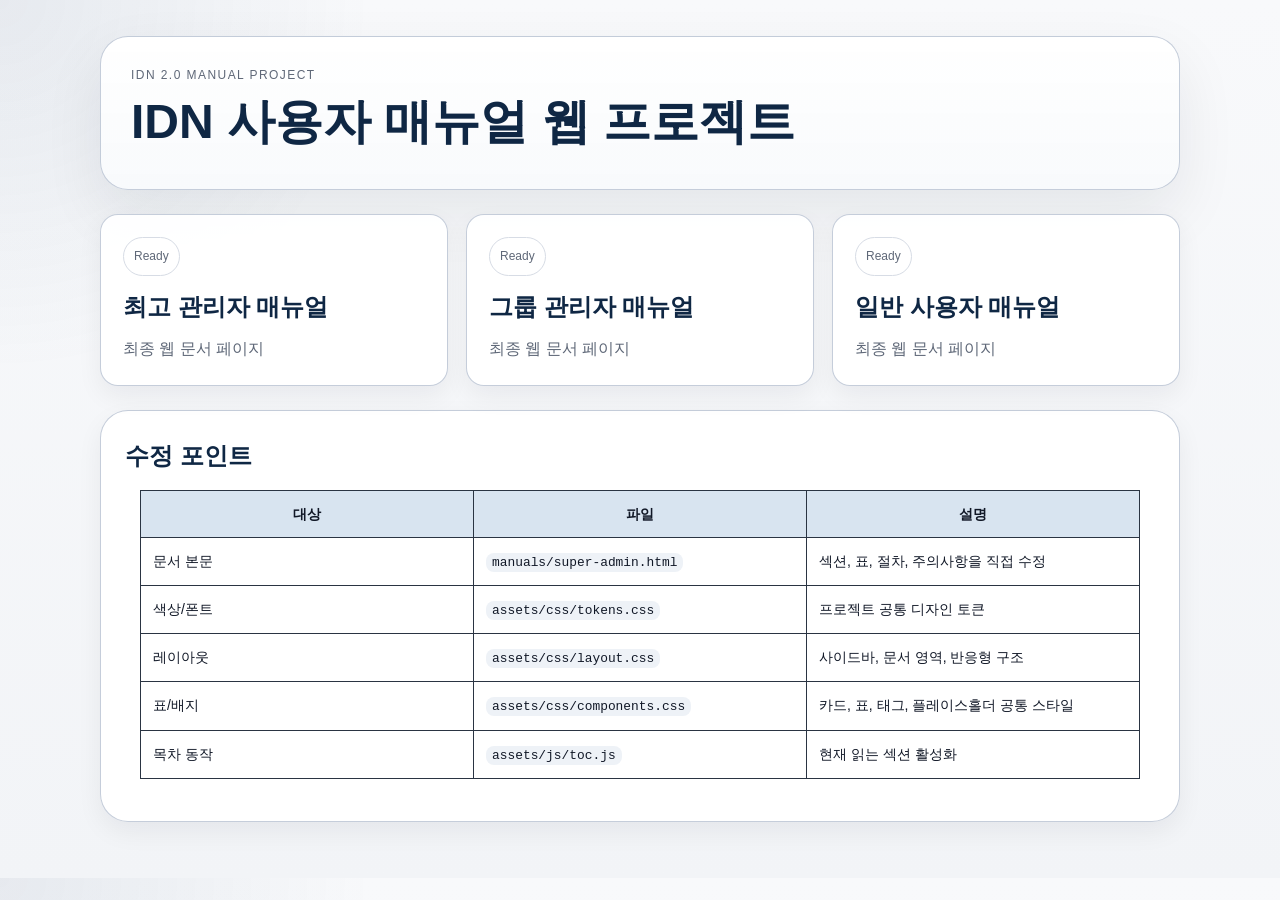
<file: index.html>
<!DOCTYPE html>
<html lang="ko">
<head>
  <meta charset="utf-8" />
  <meta name="viewport" content="width=device-width, initial-scale=1" />
  <title>IDN Manual Web</title>
  <link rel="stylesheet" href="./assets/css/tokens.css" />
  <link rel="stylesheet" href="./assets/css/base.css" />
  <link rel="stylesheet" href="./assets/css/layout.css" />
  <link rel="stylesheet" href="./assets/css/components.css" />
</head>
<body>
  <div class="home-shell">
    <header class="home-hero">
      <p class="eyebrow">IDN 2.0 Manual Project</p>
      <h1>IDN 사용자 매뉴얼 웹 프로젝트</h1>
      <p class="hero-copy">
      </p>
    </header>

    <main class="manual-card-grid">
      <a class="manual-entry" href="./manuals/super-admin.html">
        <span class="entry-badge">Ready</span>
        <h2>최고 관리자 매뉴얼</h2>
        <p>최종 웹 문서 페이지</p>
      </a>
      <a class="manual-entry" href="./manuals/group-admin.html">
        <span class="entry-badge">Ready</span>
        <h2>그룹 관리자 매뉴얼</h2>
        <p>최종 웹 문서 페이지</p>
      </a>
      <a class="manual-entry" href="./manuals/user.html">
        <span class="entry-badge">Ready</span>
        <h2>일반 사용자 매뉴얼</h2>
        <p>최종 웹 문서 페이지</p>
      </a>
    </main>

    <section class="guide-panel">
      <h2>수정 포인트</h2>
      <div class="table-wrap">
        <table class="doc-table">
          <thead>
            <tr>
              <th>대상</th>
              <th>파일</th>
              <th>설명</th>
            </tr>
          </thead>
          <tbody>
            <tr>
              <td>문서 본문</td>
              <td><code>manuals/super-admin.html</code></td>
              <td>섹션, 표, 절차, 주의사항을 직접 수정</td>
            </tr>
            <tr>
              <td>색상/폰트</td>
              <td><code>assets/css/tokens.css</code></td>
              <td>프로젝트 공통 디자인 토큰</td>
            </tr>
            <tr>
              <td>레이아웃</td>
              <td><code>assets/css/layout.css</code></td>
              <td>사이드바, 문서 영역, 반응형 구조</td>
            </tr>
            <tr>
              <td>표/배지</td>
              <td><code>assets/css/components.css</code></td>
              <td>카드, 표, 태그, 플레이스홀더 공통 스타일</td>
            </tr>
            <tr>
              <td>목차 동작</td>
              <td><code>assets/js/toc.js</code></td>
              <td>현재 읽는 섹션 활성화</td>
            </tr>
          </tbody>
        </table>
      </div>
    </section>
  </div>
</body>
</html>
</file>
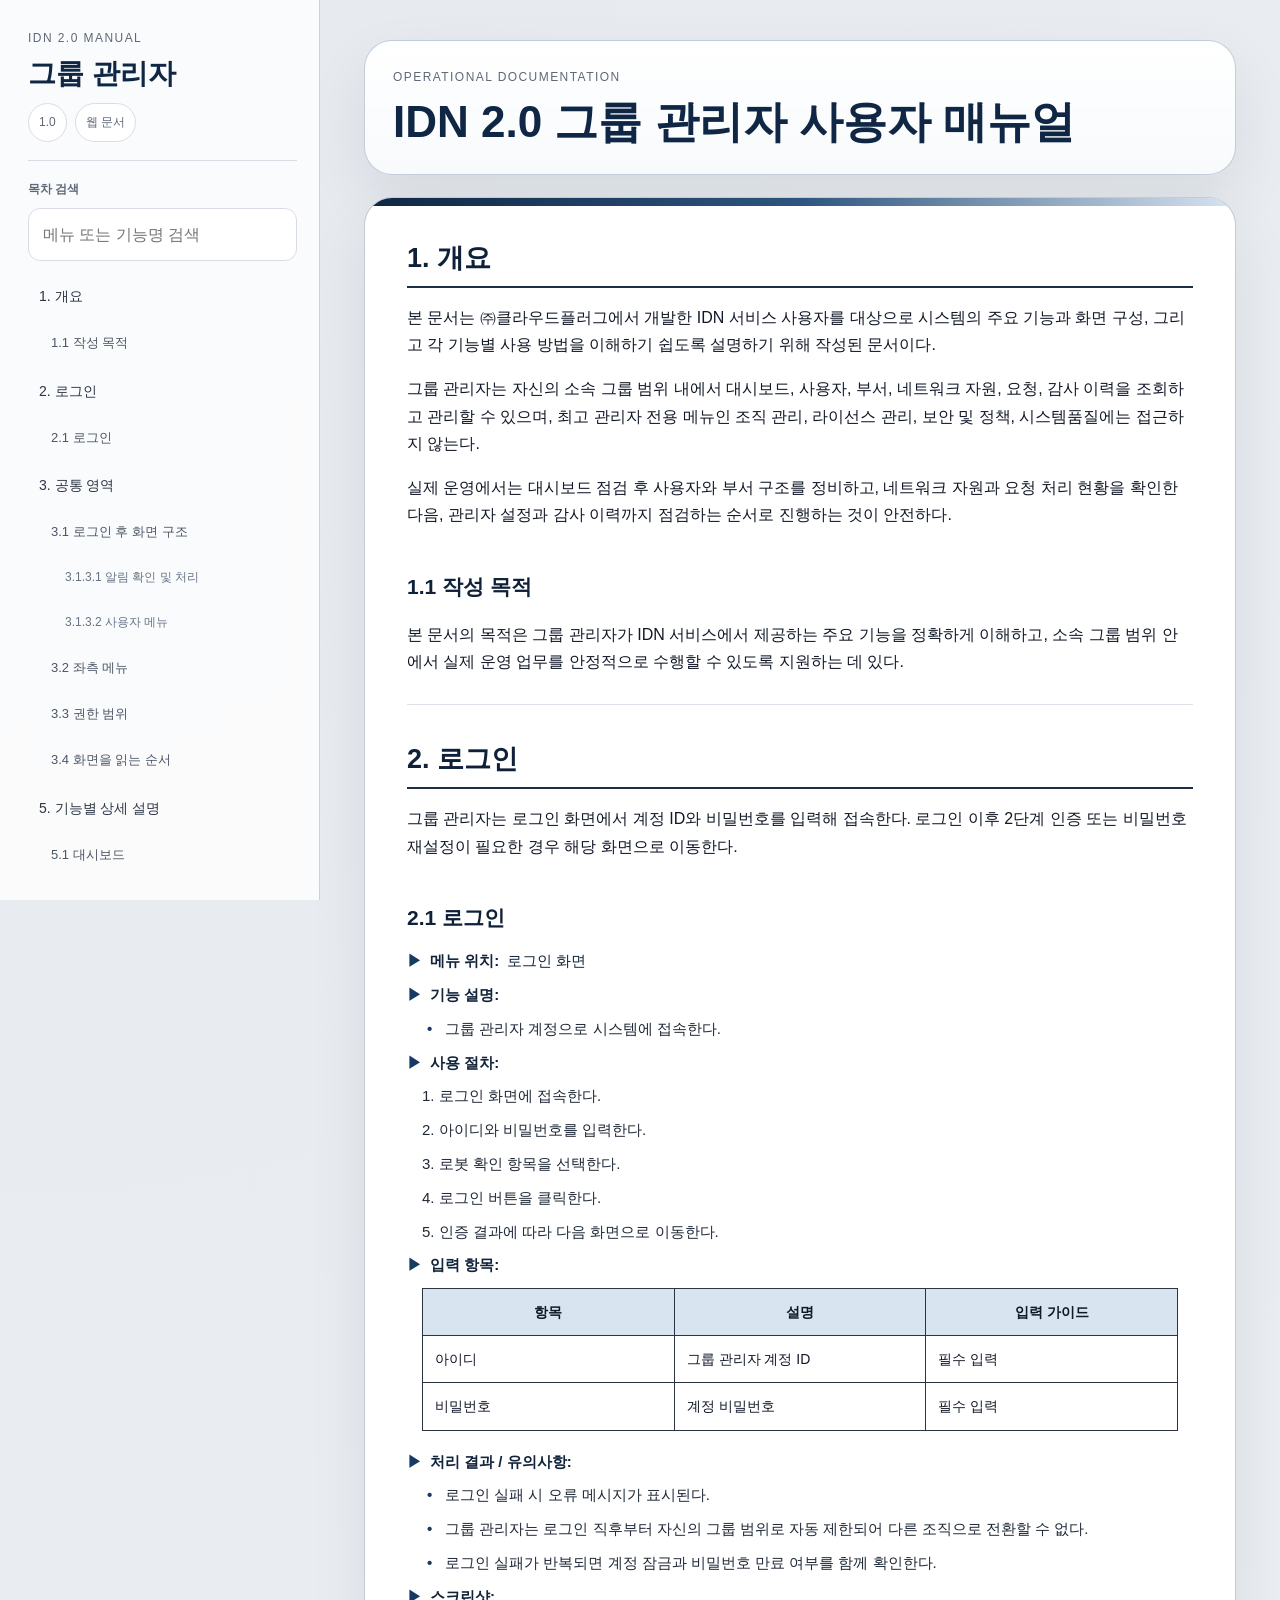
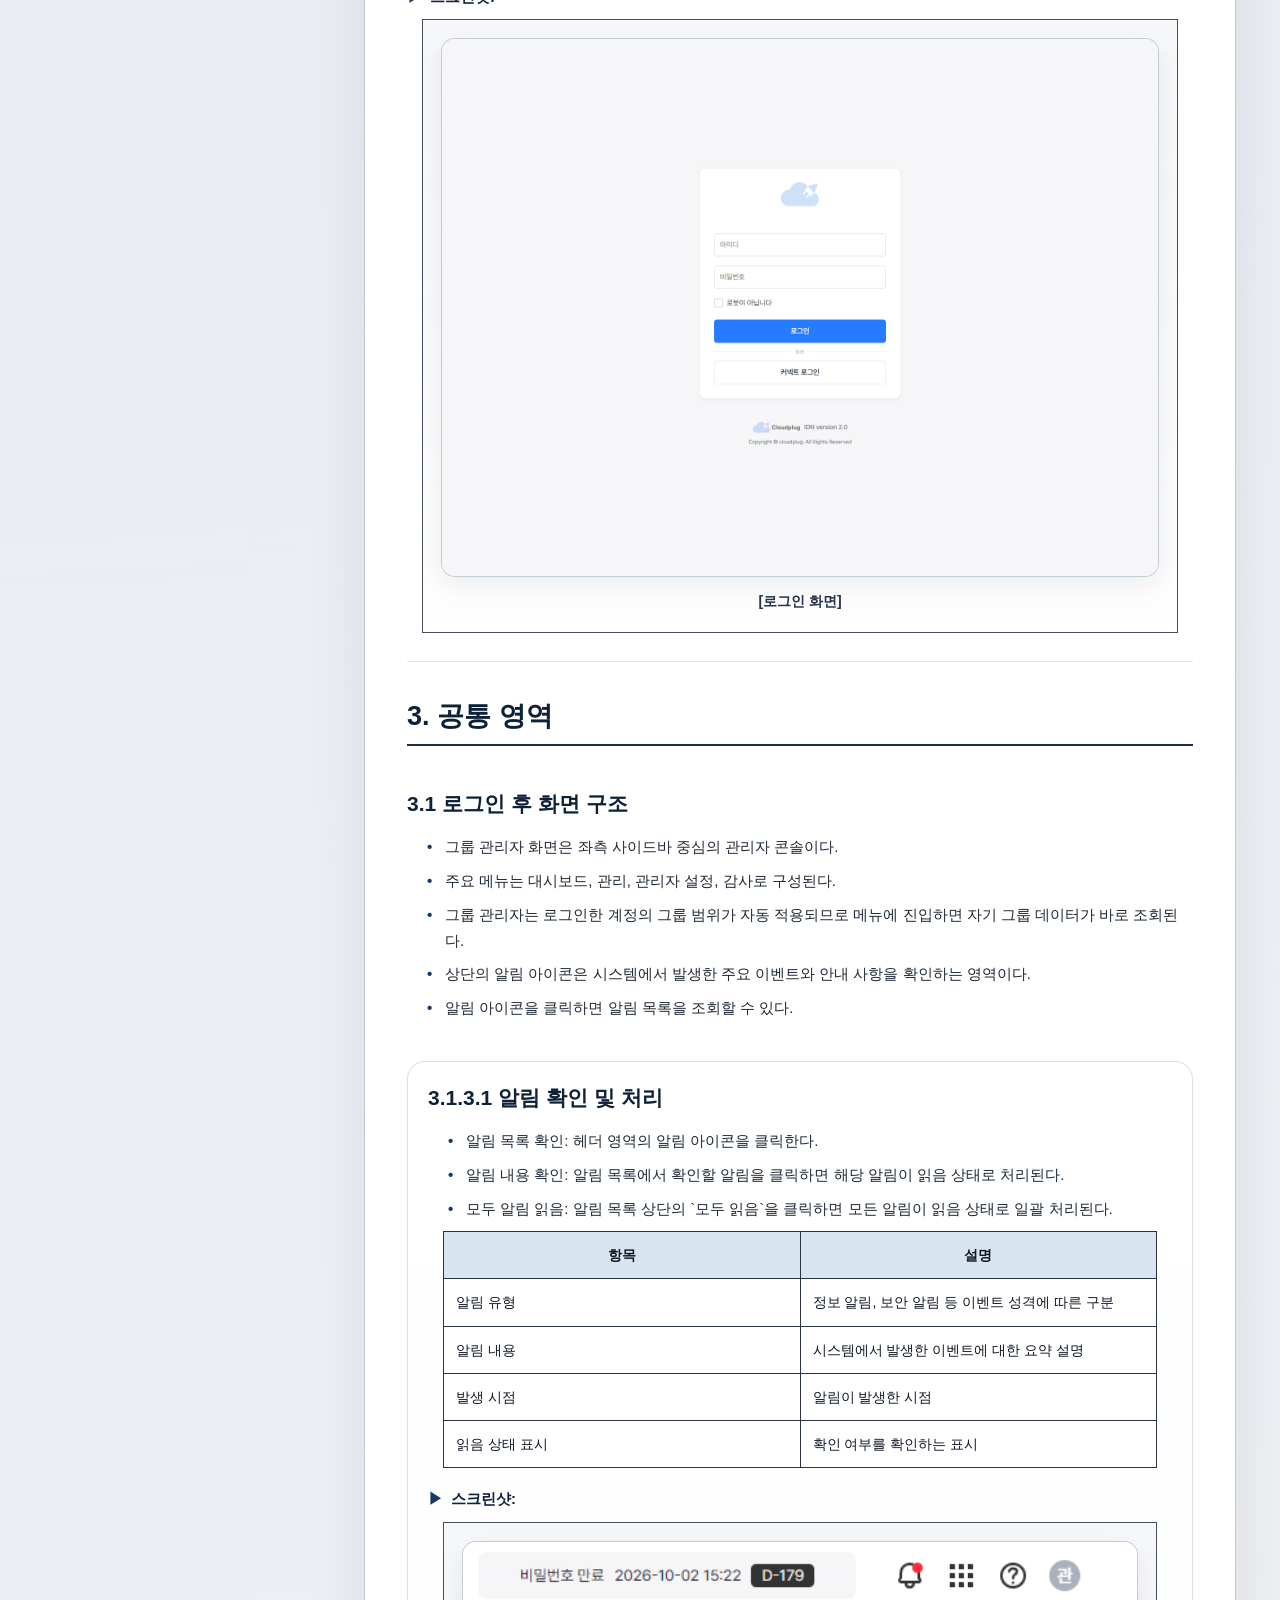
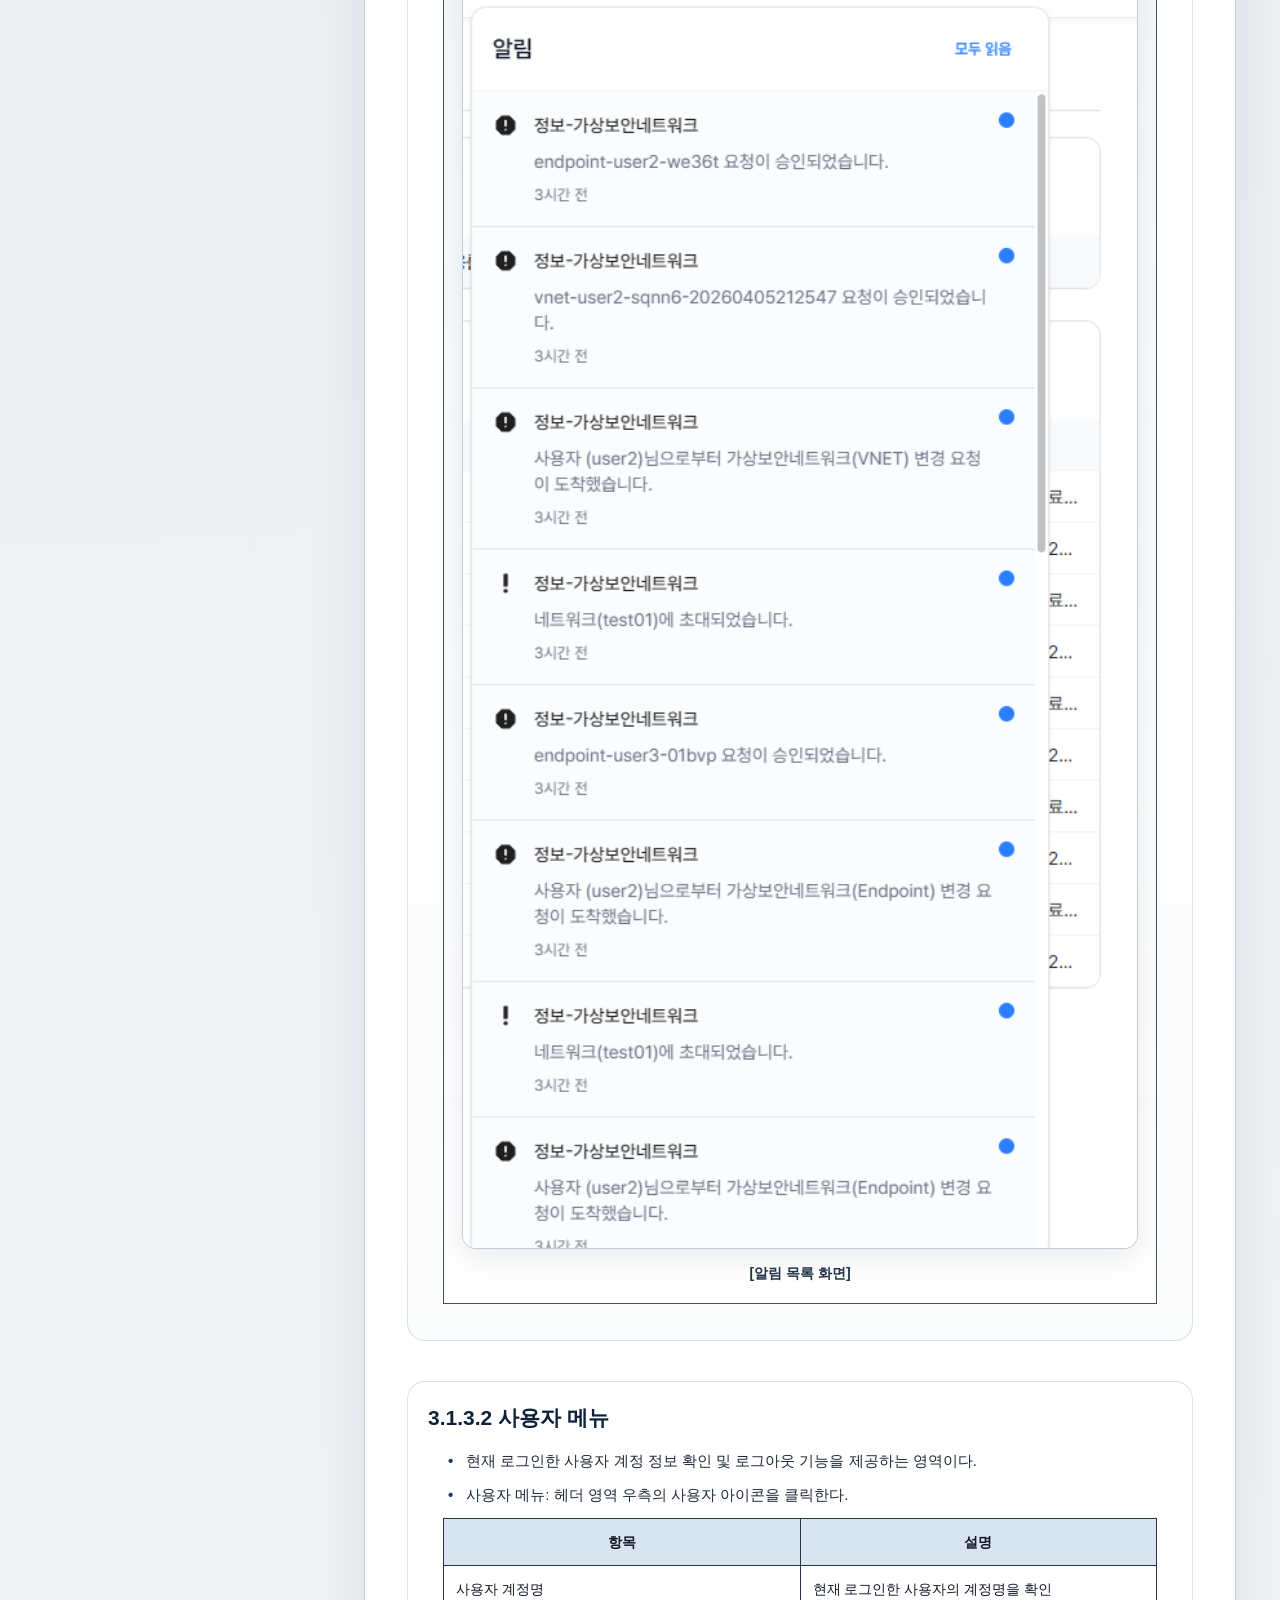
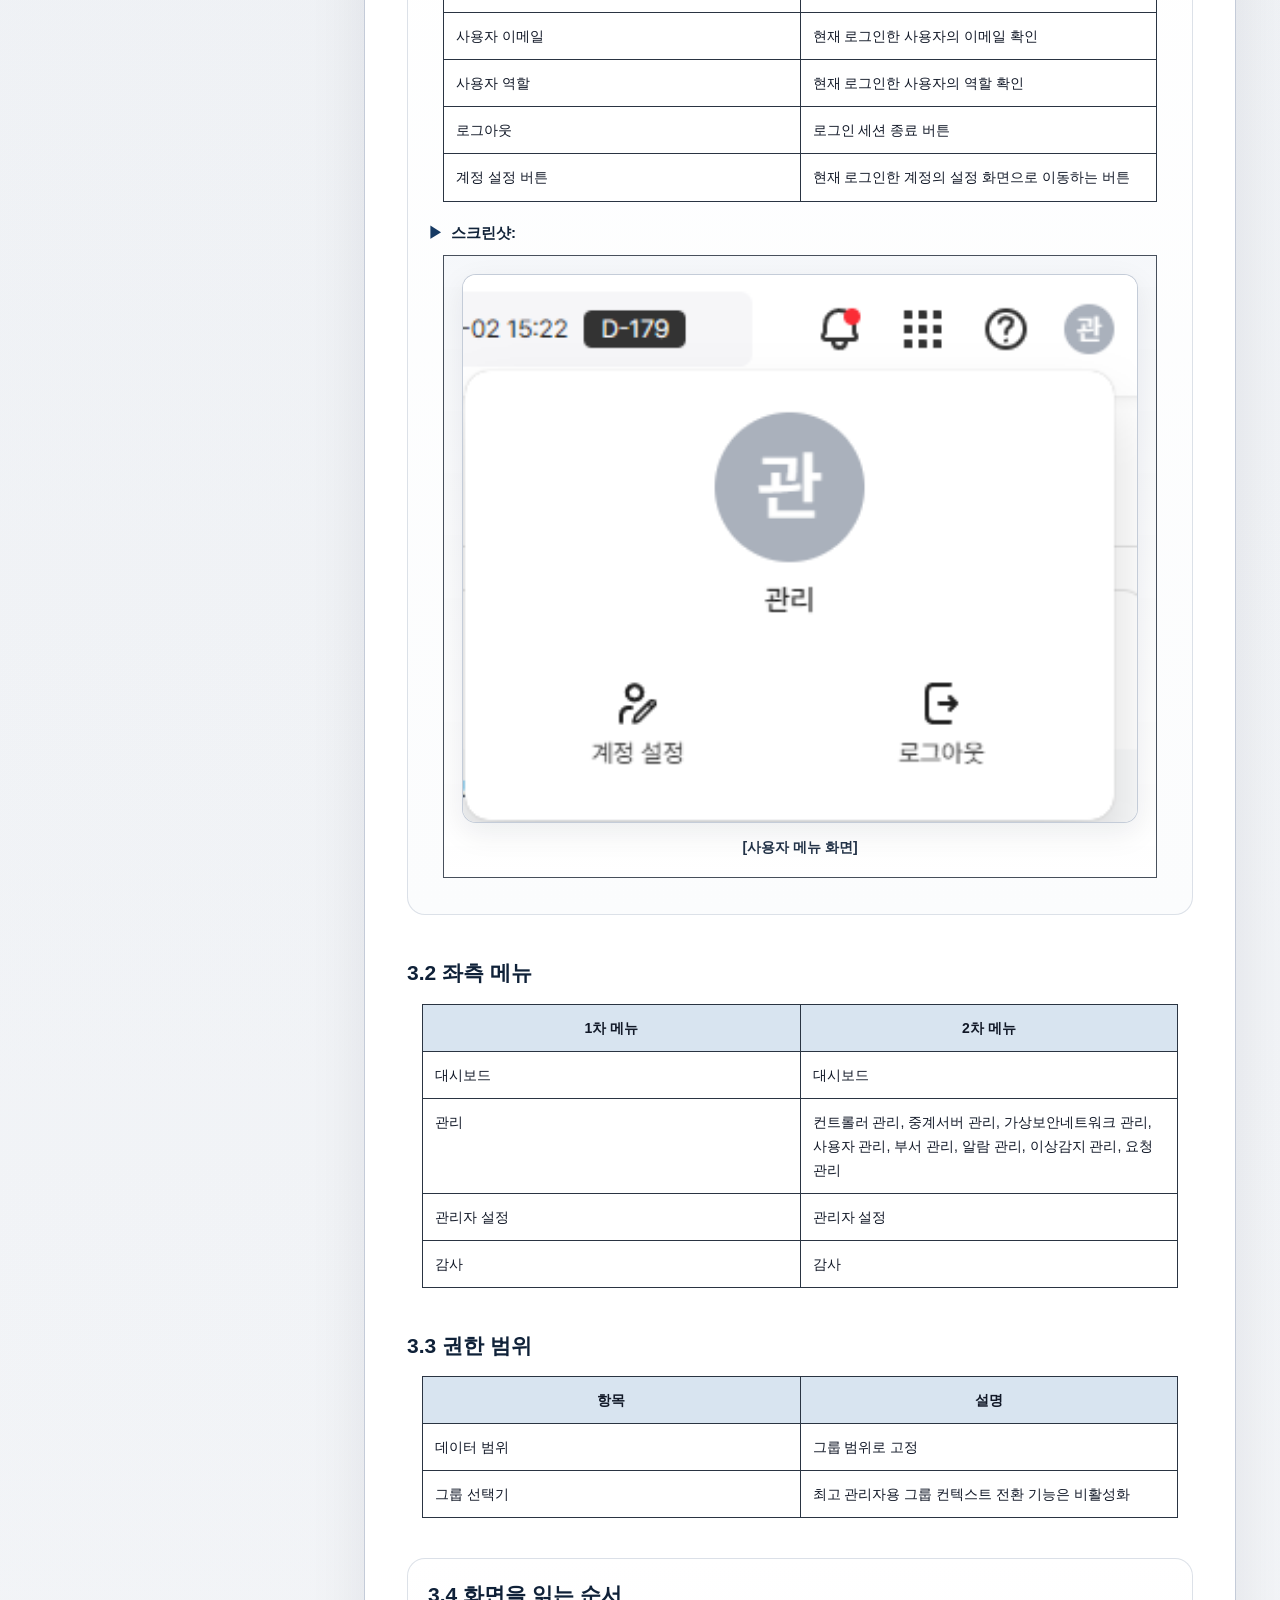
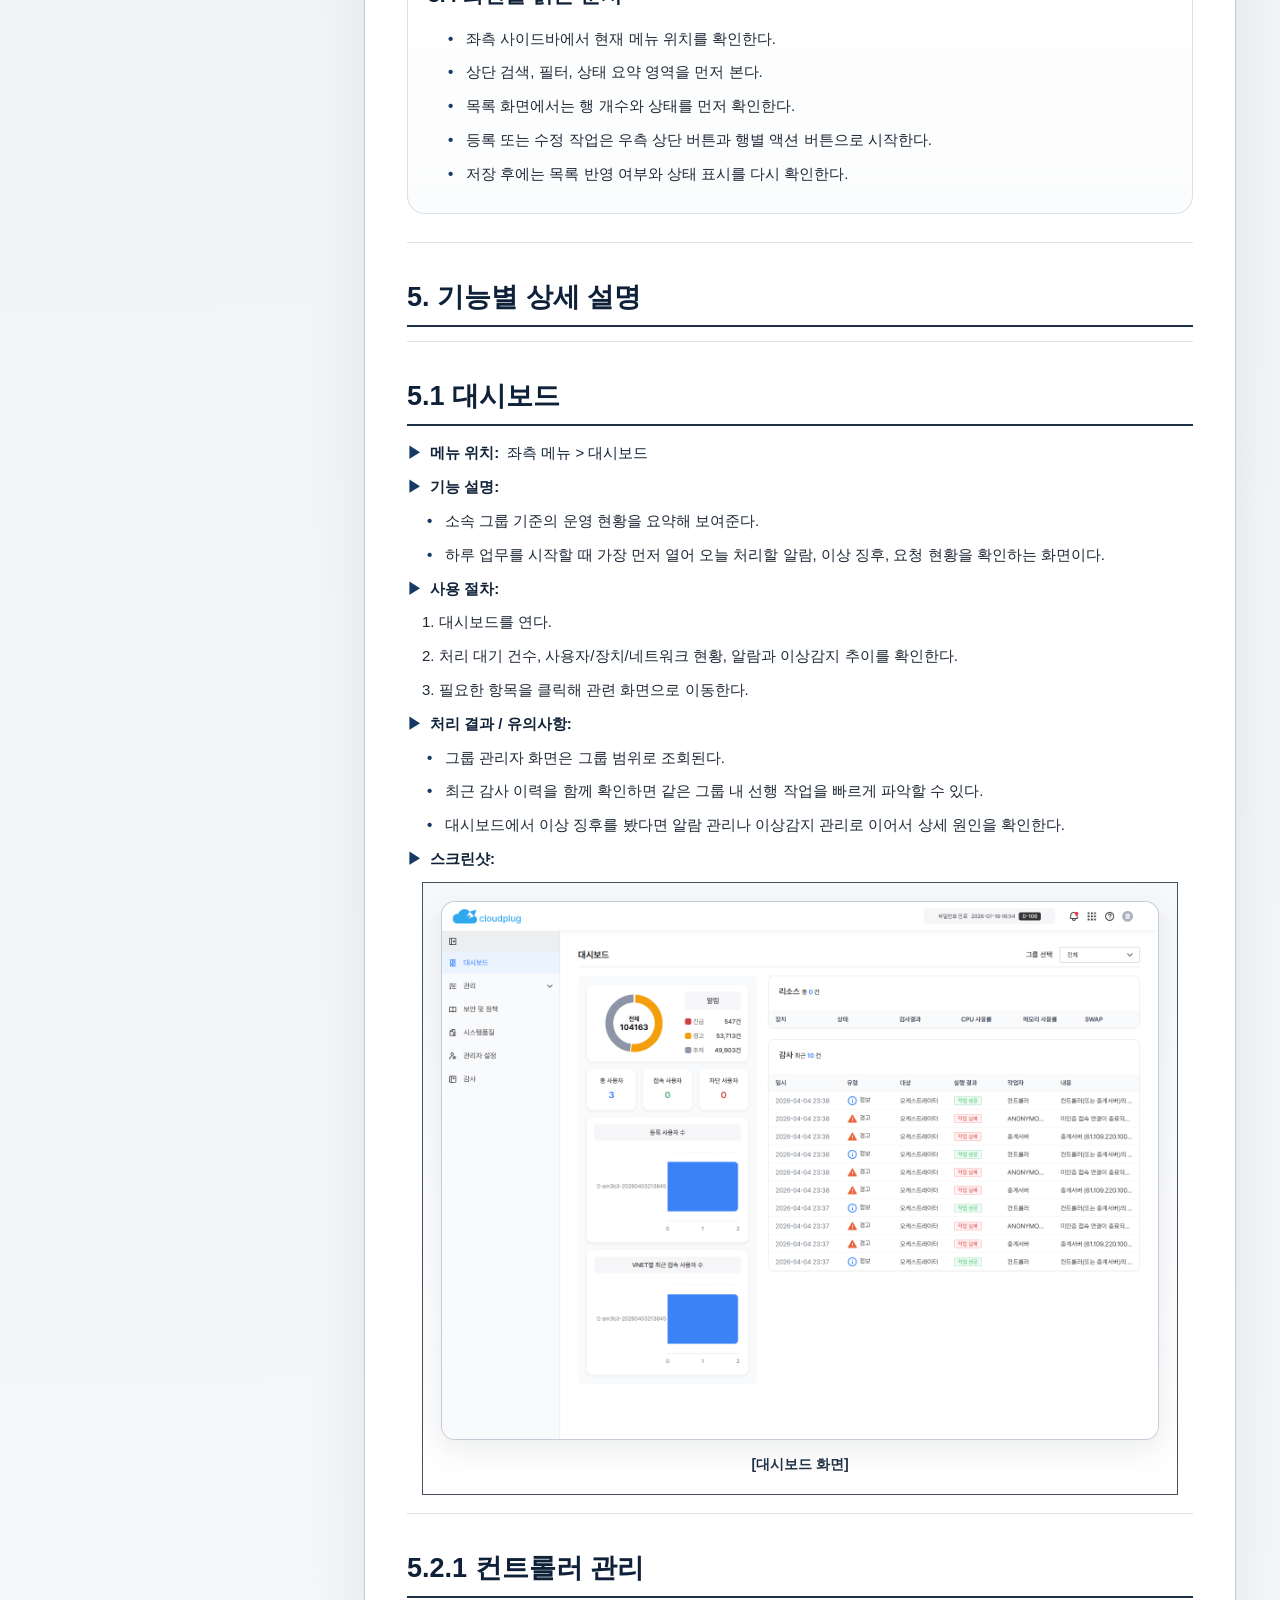
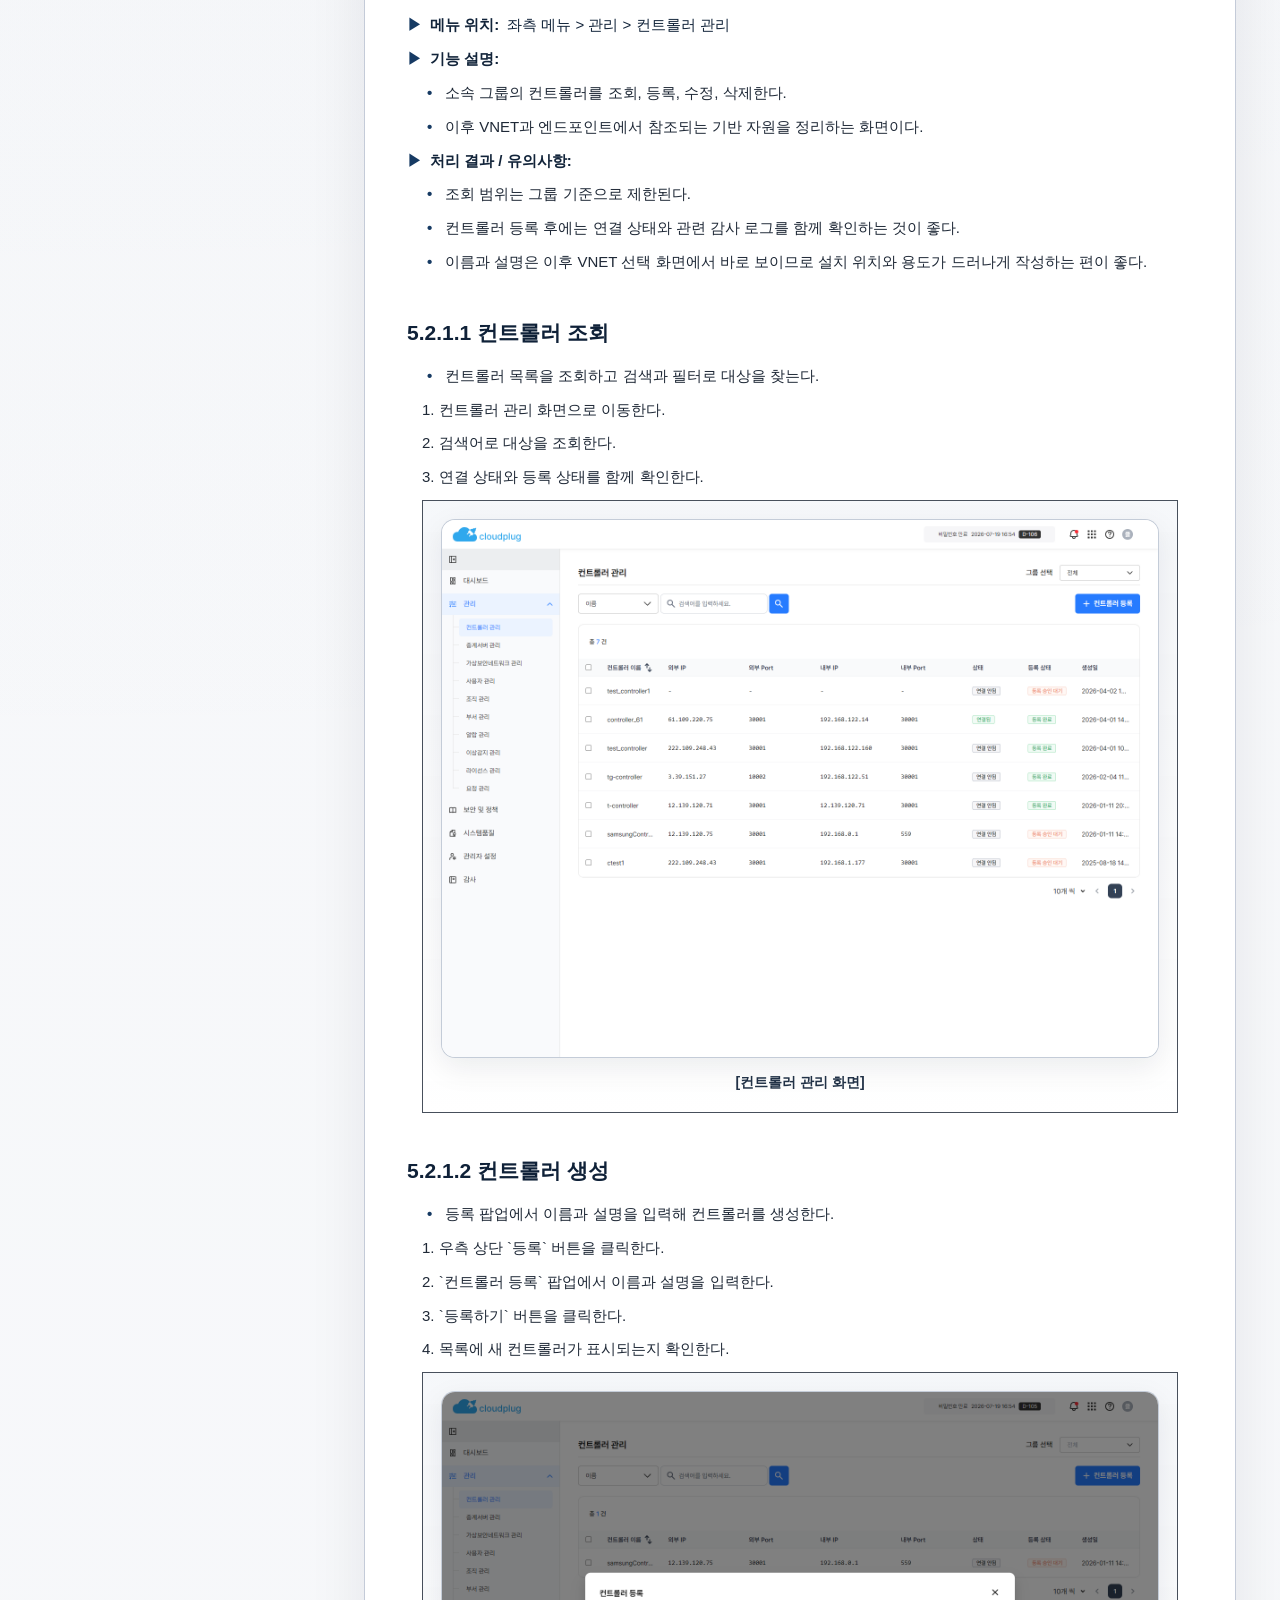
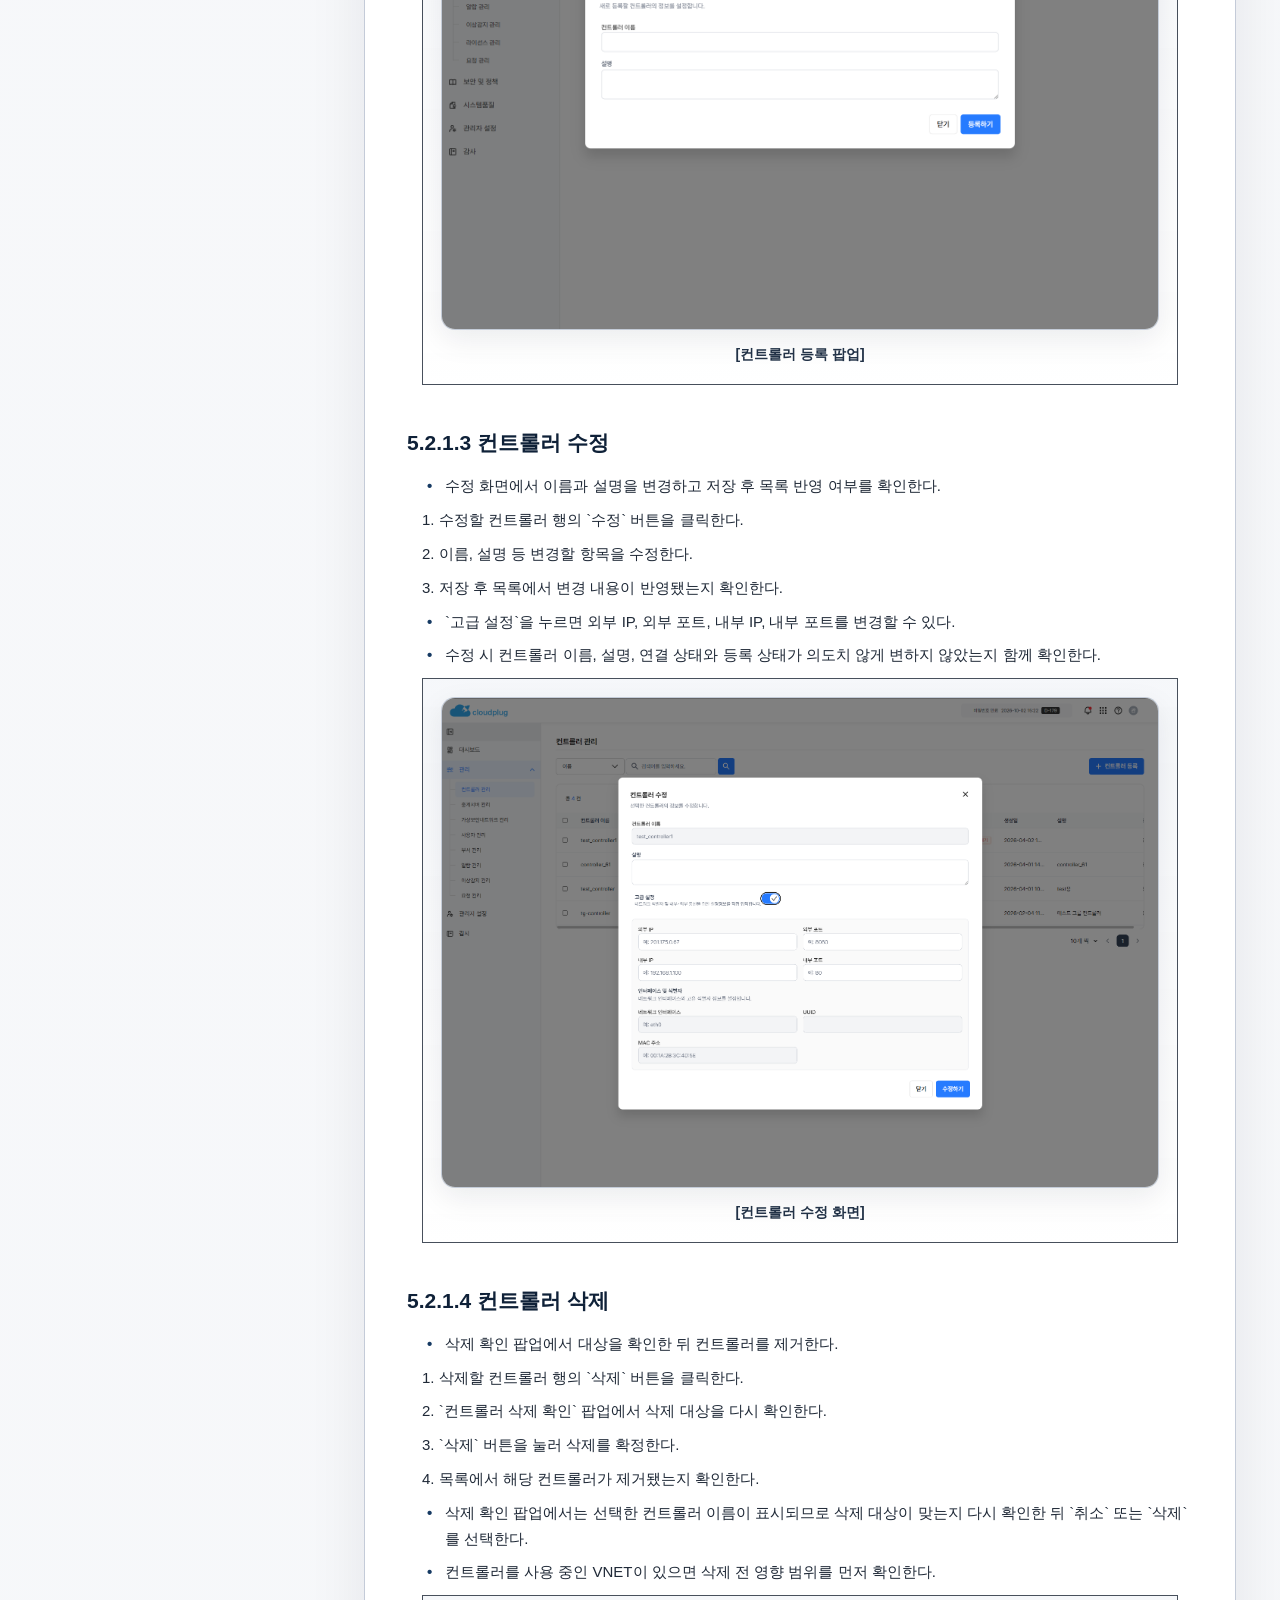
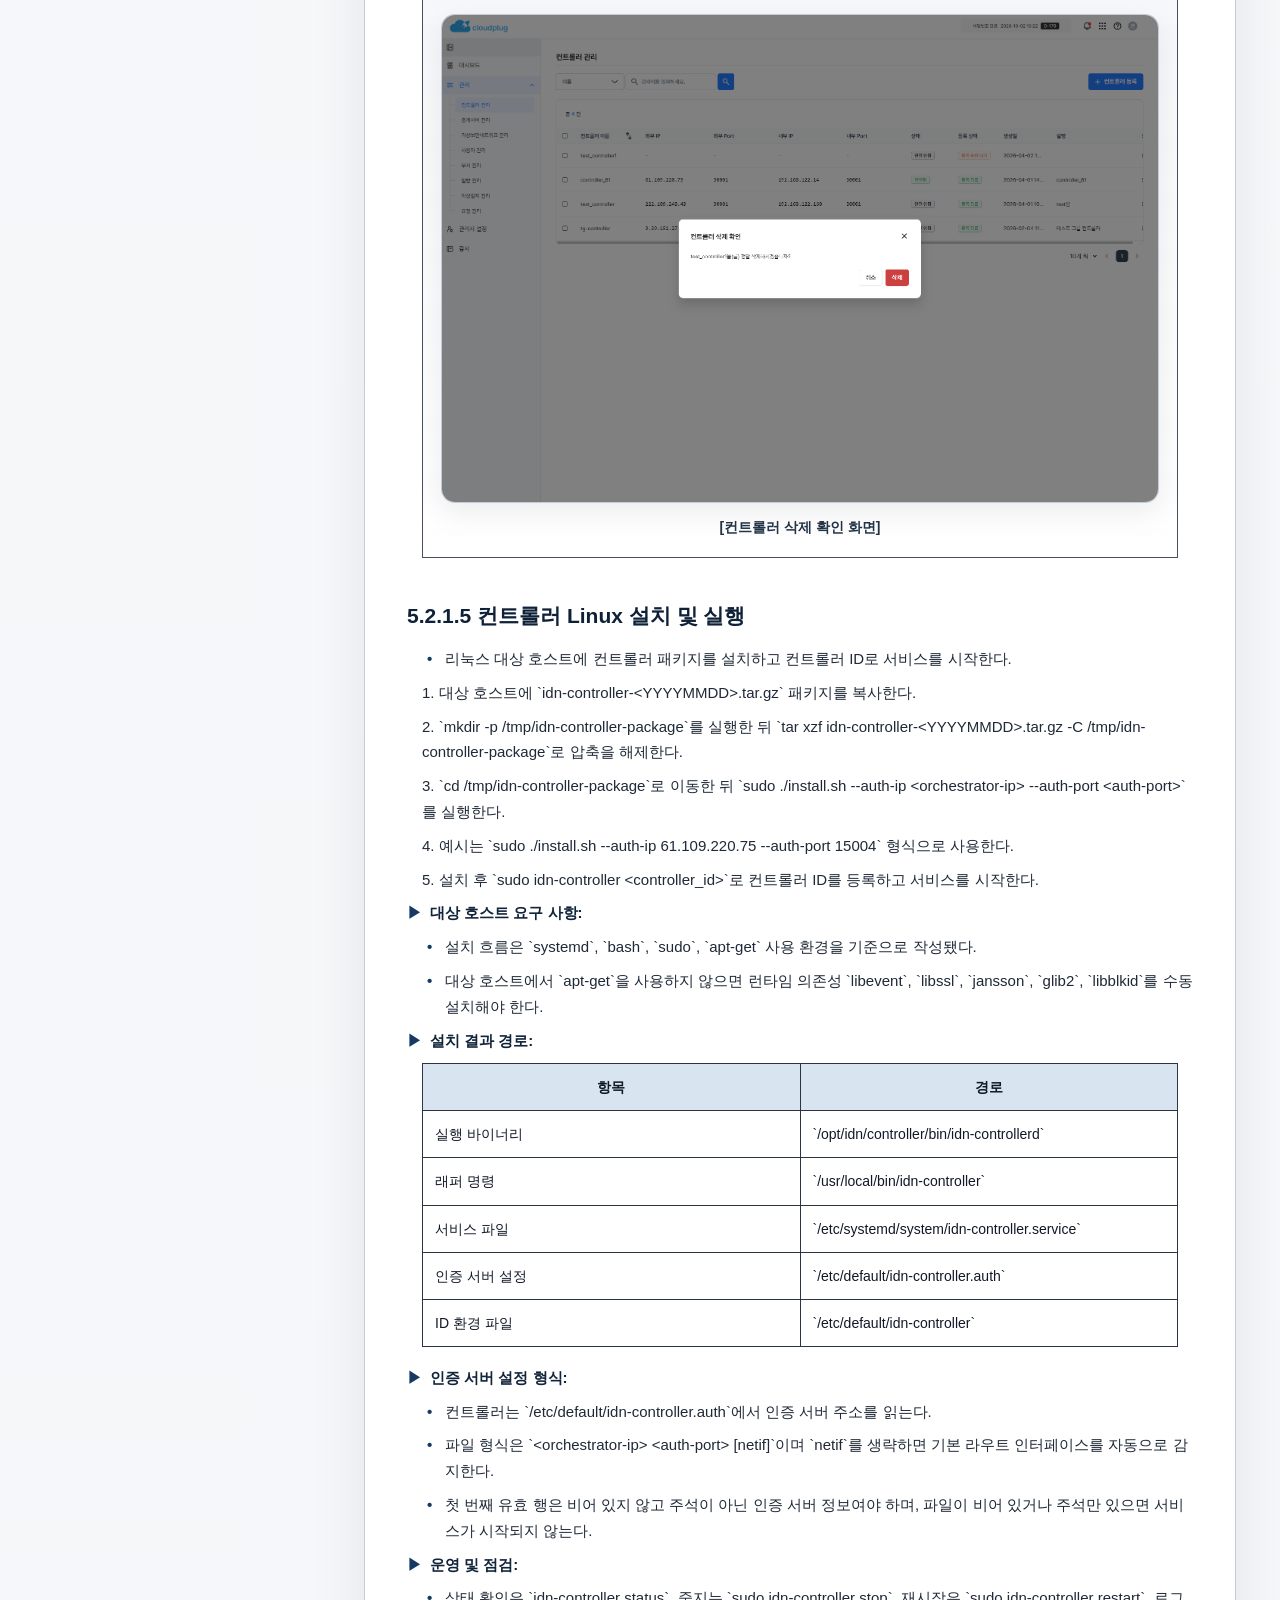
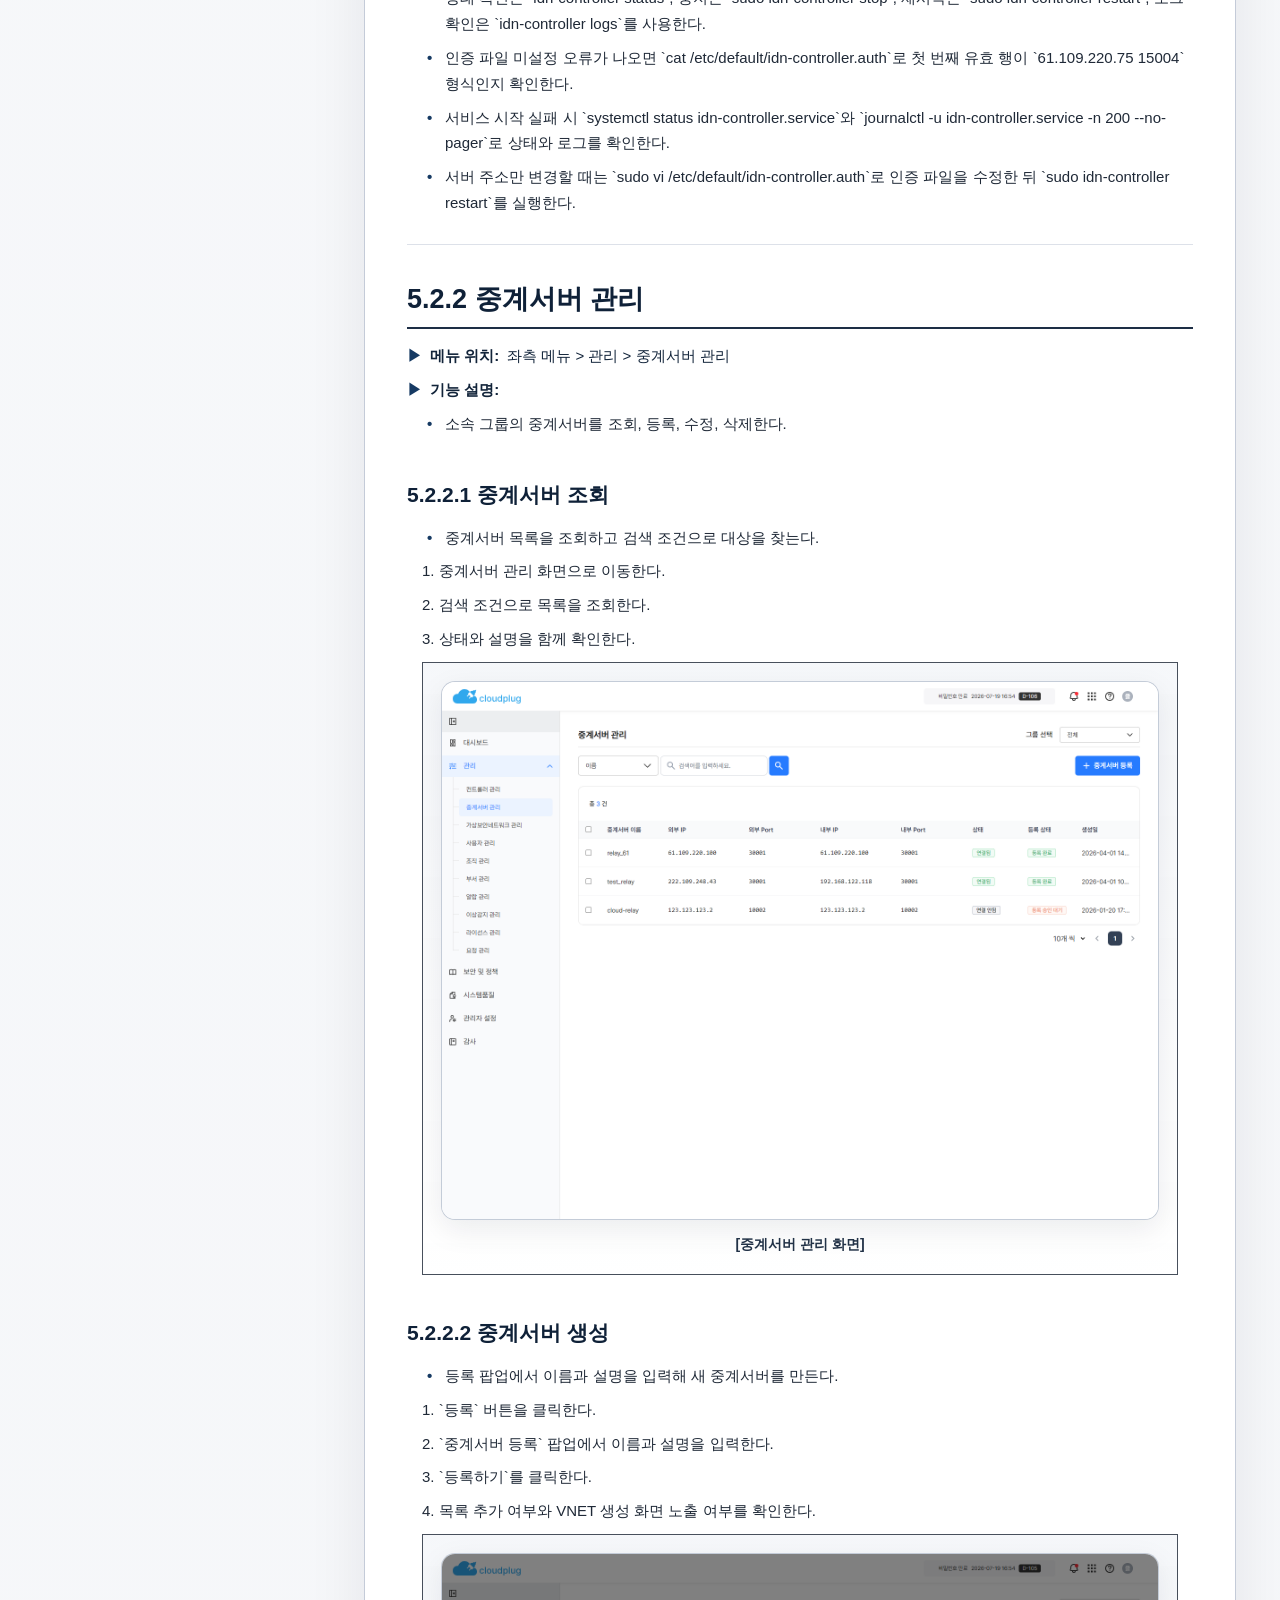
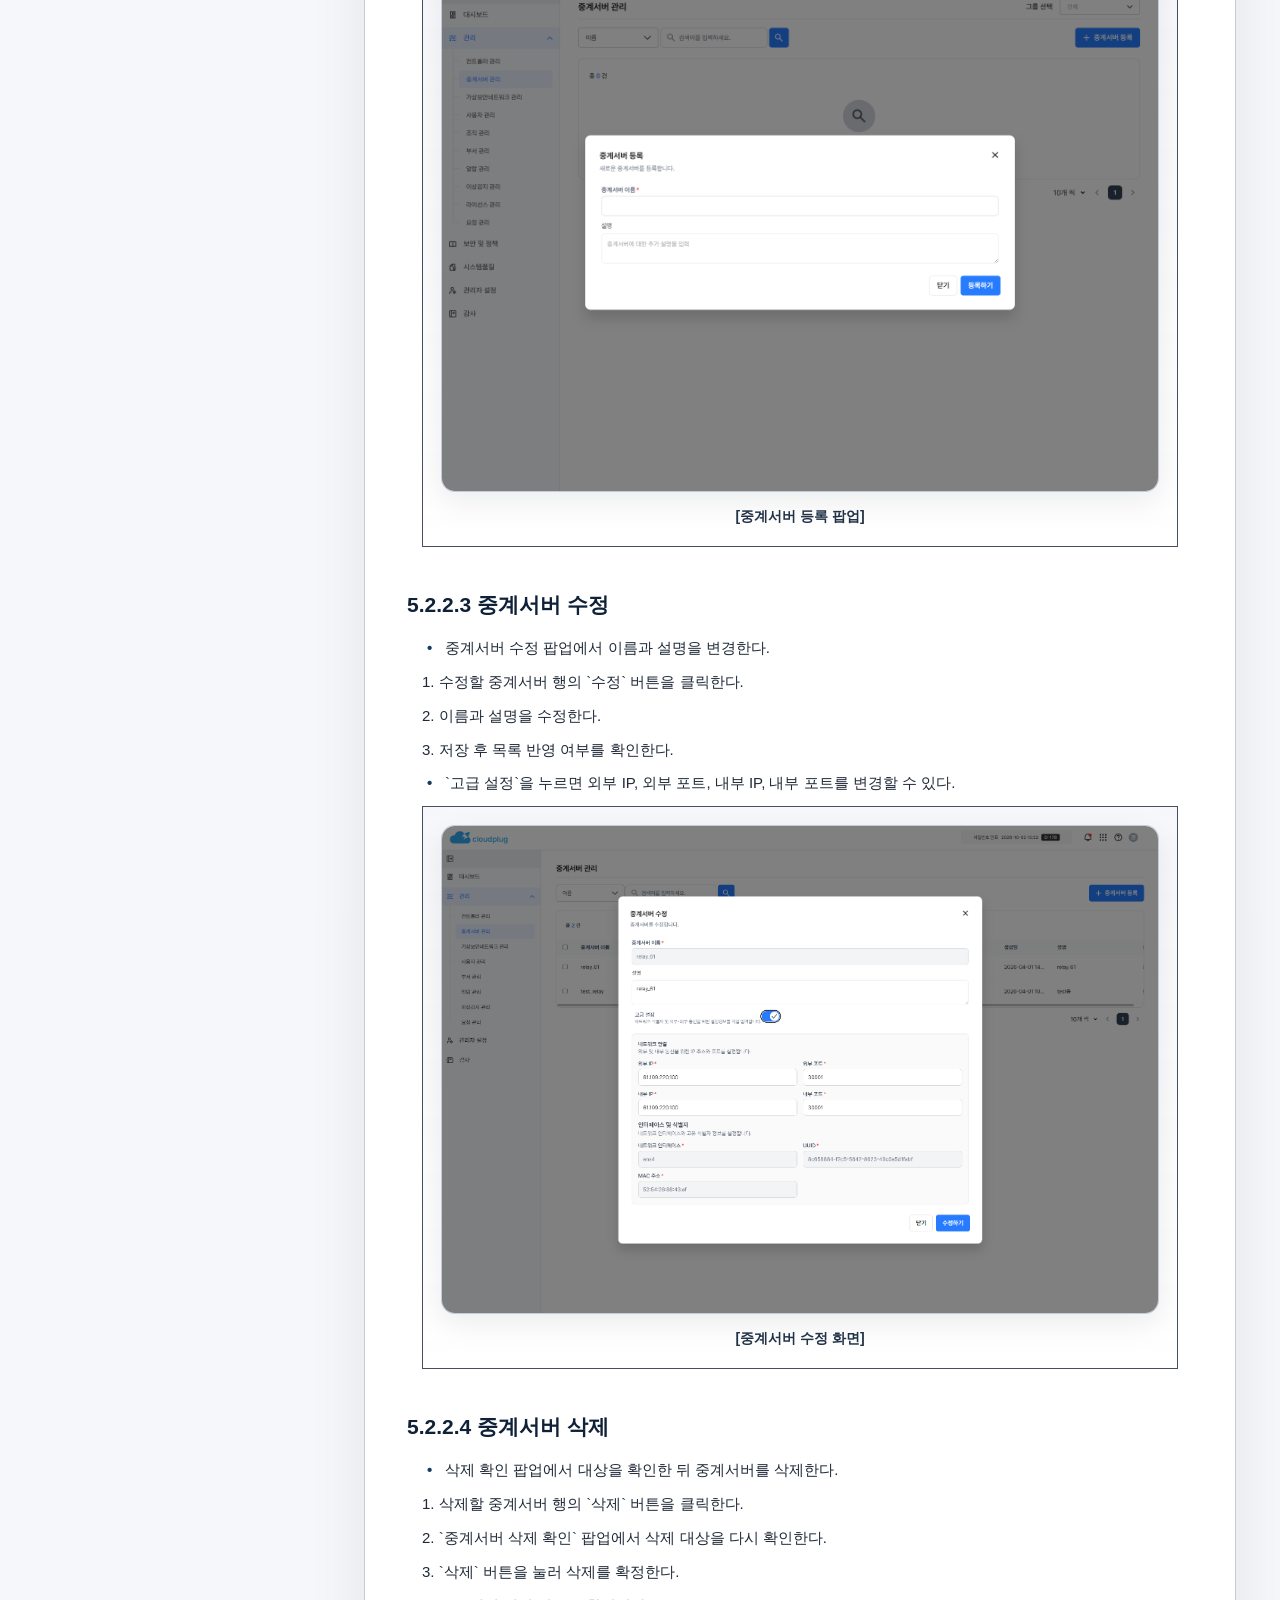
<file: manuals/group-admin.html>
<!doctype html>
<html lang="ko">
  <head>
    <meta charset="utf-8" />
    <meta name="viewport" content="width=device-width, initial-scale=1" />
    <title>IDN 2.0 그룹 관리자 사용자 매뉴얼</title>
    <link rel="stylesheet" href="../assets/css/tokens.css" />
    <link rel="stylesheet" href="../assets/css/base.css" />
    <link rel="stylesheet" href="../assets/css/layout.css" />
    <link rel="stylesheet" href="../assets/css/components.css" />
    <link rel="stylesheet" href="../assets/css/manual.css" />
  </head>
  <body data-manual-page>
    <div class="manual-app">
      <aside class="manual-sidebar" data-sidebar>
        <div class="manual-brand">
          <p class="eyebrow">IDN 2.0 Manual</p>
          <h1 class="manual-brand-title">그룹 관리자</h1>
          <div class="manual-brand-meta">
            <span class="meta-pill">1.0</span>
            <span class="meta-pill">웹 문서</span>
          </div>
        </div>
        <button
          class="sidebar-toggle"
          type="button"
          data-sidebar-toggle
          aria-expanded="false"
        >
          목차 열기
        </button>
        <div class="manual-search" data-manual-search>
          <label class="manual-search-label" for="manual-search-input"
            >목차 검색</label
          >
          <input
            id="manual-search-input"
            class="manual-search-input"
            type="search"
            placeholder="메뉴 또는 기능명 검색"
            data-search-input
          />
          <p class="manual-search-empty" data-search-empty hidden>
            검색 결과가 없습니다.
          </p>
        </div>
        <nav class="manual-toc" data-toc>
          <a class="toc-link depth-2" href="#1-개요">1. 개요</a>
          <a class="toc-link depth-2" href="#2-로그인">2. 로그인</a>
          <a class="toc-link depth-3" href="#2-1-로그인">2.1 로그인</a>
          <a class="toc-link depth-2" href="#3-공통-영역">3. 공통 영역</a>
          <a class="toc-link depth-3" href="#3-1-상단바">3.1 상단바</a>
          <a class="toc-link depth-3" href="#3-2-좌측-메뉴">3.2 좌측 메뉴</a>
          <a class="toc-link depth-3" href="#3-3-권한-범위">3.3 권한 범위</a>
          <a class="toc-link depth-2" href="#5-기능별-상세-설명"
            >5. 기능별 상세 설명</a
          >
          <a class="toc-link depth-3" href="#5-1-대시보드">5.1 대시보드</a>
          <a class="toc-link depth-3" href="#5-2-1-컨트롤러-관리"
            >5.2.1 컨트롤러 관리</a
          >
          <a class="toc-link depth-3" href="#5-2-2-중계서버-관리"
            >5.2.2 중계서버 관리</a
          >
          <a class="toc-link depth-3" href="#5-2-3-가상보안네트워크-관리"
            >5.2.3 가상보안네트워크 관리</a
          >
          <a class="toc-link depth-4" href="#5-2-3-1-vnet-목록"
            >5.2.3.1 VNET 목록</a
          >
          <a class="toc-link depth-4" href="#5-2-3-2-엔드포인트-목록"
            >5.2.3.2 엔드포인트 목록</a
          >
          <a class="toc-link depth-4" href="#5-2-3-3-토폴로지"
            >5.2.3.3 토폴로지</a
          >
          <a class="toc-link depth-3" href="#5-2-4-사용자-관리"
            >5.2.4 사용자 관리</a
          >
          <a class="toc-link depth-3" href="#5-2-5-부서-관리"
            >5.2.5 부서 관리</a
          >
          <a class="toc-link depth-3" href="#5-2-6-알람-관리"
            >5.2.6 알람 관리</a
          >
          <a class="toc-link depth-3" href="#5-2-7-이상감지-관리"
            >5.2.7 이상감지 관리</a
          >
          <a class="toc-link depth-3" href="#5-2-8-요청-관리"
            >5.2.8 요청 관리</a
          >
          <a class="toc-link depth-3" href="#5-3-관리자-설정"
            >5.3 관리자 설정</a
          >
          <a class="toc-link depth-3" href="#5-4-감사">5.4 감사</a>
          <a class="toc-link depth-2" href="#6-운영-체크리스트"
            >6. 운영 체크리스트</a
          >
          <a class="toc-link depth-2" href="#7-자주-묻는-상황과-대응"
            >7. 자주 묻는 상황과 대응</a
          >
          <a class="toc-link depth-2" href="#8-빠른-진입-경로"
            >8. 빠른 진입 경로</a
          >
        </nav>
      </aside>
      <main class="manual-main">
        <header class="manual-hero">
          <p class="eyebrow">Operational Documentation</p>
          <h2>IDN 2.0 그룹 관리자 사용자 매뉴얼</h2>
        </header>
        <div class="manual-document">
          <div class="document-accent"></div>
          <section class="manual-section" id="1-개요">
            <h2>1. 개요</h2>
            <p>
              본 문서는 ㈜클라우드플러그에서 개발한 IDN 서비스 사용자를 대상으로
              시스템의 주요 기능과 화면 구성, 그리고 각 기능별 사용 방법을
              이해하기 쉽도록 설명하기 위해 작성된 문서이다.
            </p>
            <p>
              그룹 관리자는 자신의 소속 그룹 범위 내에서 대시보드, 사용자, 부서,
              네트워크 자원, 요청, 감사 이력을 조회하고 관리할 수 있으며, 최고
              관리자 전용 메뉴인 조직 관리, 라이선스 관리, 보안 및 정책,
              시스템품질에는 접근하지 않는다.
            </p>
            <p>
              실제 운영에서는 대시보드 점검 후 사용자와 부서 구조를 정비하고,
              네트워크 자원과 요청 처리 현황을 확인한 다음, 관리자 설정과 감사
              이력까지 점검하는 순서로 진행하는 것이 안전하다.
            </p>
            <article class="manual-article" id="1-1-작성-목적">
              <h3>1.1 작성 목적</h3>
              <p>
                본 문서의 목적은 그룹 관리자가 IDN 서비스에서 제공하는 주요
                기능을 정확하게 이해하고, 소속 그룹 범위 안에서 실제 운영 업무를
                안정적으로 수행할 수 있도록 지원하는 데 있다.
              </p>
            </article>
          </section>
          <section class="manual-section" id="2-로그인">
            <h2>2. 로그인</h2>
            <p>
              그룹 관리자는 로그인 화면에서 계정 ID와 비밀번호를 입력해
              접속한다. 로그인 이후 2단계 인증 또는 비밀번호 재설정이 필요한
              경우 해당 화면으로 이동한다.
            </p>
            <article class="manual-article" id="2-1-로그인">
              <h3>2.1 로그인</h3>
              <p class="label-row">
                <span>▶</span><strong>메뉴 위치:</strong> 로그인 화면
              </p>
              <p class="label-row"><span>▶</span><strong>기능 설명:</strong></p>
              <p class="bullet-line">그룹 관리자 계정으로 시스템에 접속한다.</p>
              <p class="label-row"><span>▶</span><strong>사용 절차:</strong></p>
              <p class="step-line">1. 로그인 화면에 접속한다.</p>
              <p class="step-line">2. 아이디와 비밀번호를 입력한다.</p>
              <p class="step-line">3. 로봇 확인 항목을 선택한다.</p>
              <p class="step-line">4. 로그인 버튼을 클릭한다.</p>
              <p class="step-line">
                5. 인증 결과에 따라 다음 화면으로 이동한다.
              </p>
              <p class="label-row"><span>▶</span><strong>입력 항목:</strong></p>
              <div class="table-wrap">
                <table class="doc-table">
                  <thead>
                    <tr>
                      <th>항목</th>
                      <th>설명</th>
                      <th>입력 가이드</th>
                    </tr>
                  </thead>
                  <tbody>
                    <tr>
                      <td>아이디</td>
                      <td>그룹 관리자 계정 ID</td>
                      <td>필수 입력</td>
                    </tr>
                    <tr>
                      <td>비밀번호</td>
                      <td>계정 비밀번호</td>
                      <td>필수 입력</td>
                    </tr>
                  </tbody>
                </table>
              </div>
              <p class="label-row">
                <span>▶</span><strong>처리 결과 / 유의사항:</strong>
              </p>
              <p class="bullet-line">로그인 실패 시 오류 메시지가 표시된다.</p>
              <p class="bullet-line">
                그룹 관리자는 로그인 직후부터 자신의 그룹 범위로 자동 제한되어
                다른 조직으로 전환할 수 없다.
              </p>
              <p class="bullet-line">
                로그인 실패가 반복되면 계정 잠금과 비밀번호 만료 여부를 함께
                확인한다.
              </p>
              <p class="label-row"><span>▶</span><strong>스크린샷:</strong></p>
              <div class="table-wrap">
                <table class="doc-table screenshot-table screenshot-card-table">
                  <tbody>
                    <tr>
                      <td>
                        <div class="screenshot-card">
                          <img
                            class="manual-screenshot"
                            src="../assets/images/manuals/group-admin/login/2-1-로그인.png"
                            alt="로그인 화면"
                            loading="lazy"
                            />
                          <p class="screenshot-caption">[로그인 화면]</p>
                        </div>
                      </td>
                    </tr>
                  </tbody>
                </table>
              </div>
            </article>
          </section>
          <section class="manual-section" id="3-공통-영역">
            <h2>3. 공통 영역</h2>
            <article class="manual-article" id="3-1-상단바">
              <h3>3.1 로그인 후 화면 구조</h3>
              <p class="bullet-line">
                그룹 관리자 화면은 좌측 사이드바 중심의 관리자 콘솔이다.
              </p>
              <p class="bullet-line">
                주요 메뉴는 대시보드, 관리, 관리자 설정, 감사로 구성된다.
              </p>
              <p class="bullet-line">
                그룹 관리자는 로그인한 계정의 그룹 범위가 자동 적용되므로 메뉴에
                진입하면 자기 그룹 데이터가 바로 조회된다.
              </p>
              <p class="bullet-line">
                상단의 알림 아이콘은 시스템에서 발생한 주요 이벤트와 안내 사항을
                확인하는 영역이다.
              </p>
              <p class="bullet-line">
                알림 아이콘을 클릭하면 알림 목록을 조회할 수 있다.
              </p>
            </article>
            <article
              class="manual-article compact"
              id="3-1-1-알림-확인-및-처리"
            >
              <h3>3.1.3.1 알림 확인 및 처리</h3>
              <p class="bullet-line">
                알림 목록 확인: 헤더 영역의 알림 아이콘을 클릭한다.
              </p>
              <p class="bullet-line">
                알림 내용 확인: 알림 목록에서 확인할 알림을 클릭하면 해당 알림이
                읽음 상태로 처리된다.
              </p>
              <p class="bullet-line">
                모두 알림 읽음: 알림 목록 상단의 `모두 읽음`을 클릭하면 모든
                알림이 읽음 상태로 일괄 처리된다.
              </p>
              <div class="table-wrap">
                <table class="doc-table">
                  <thead>
                    <tr>
                      <th>항목</th>
                      <th>설명</th>
                    </tr>
                  </thead>
                  <tbody>
                    <tr>
                      <td>알림 유형</td>
                      <td>정보 알림, 보안 알림 등 이벤트 성격에 따른 구분</td>
                    </tr>
                    <tr>
                      <td>알림 내용</td>
                      <td>시스템에서 발생한 이벤트에 대한 요약 설명</td>
                    </tr>
                    <tr>
                      <td>발생 시점</td>
                      <td>알림이 발생한 시점</td>
                    </tr>
                    <tr>
                      <td>읽음 상태 표시</td>
                      <td>확인 여부를 확인하는 표시</td>
                    </tr>
                  </tbody>
                </table>
              </div>
              <p class="label-row"><span>▶</span><strong>스크린샷:</strong></p>
              <div class="table-wrap">
                <table class="doc-table screenshot-table screenshot-card-table">
                  <tbody>
                    <tr>
                      <td>
                        <div class="screenshot-card">
                          <img
                            class="manual-screenshot"
                            src="../assets/images/manuals/group-admin/common/group-notification-list.png"
                            alt="알림 목록 화면"
                            loading="lazy"
                            />
                          <p class="screenshot-caption">[알림 목록 화면]</p>
                        </div>
                      </td>
                    </tr>
                  </tbody>
                </table>
              </div>
            </article>
            <article class="manual-article compact" id="3-1-2-사용자-메뉴">
              <h3>3.1.3.2 사용자 메뉴</h3>
              <p class="bullet-line">
                현재 로그인한 사용자 계정 정보 확인 및 로그아웃 기능을 제공하는
                영역이다.
              </p>
              <p class="bullet-line">
                사용자 메뉴: 헤더 영역 우측의 사용자 아이콘을 클릭한다.
              </p>
              <div class="table-wrap">
                <table class="doc-table">
                  <thead>
                    <tr>
                      <th>항목</th>
                      <th>설명</th>
                    </tr>
                  </thead>
                  <tbody>
                    <tr>
                      <td>사용자 계정명</td>
                      <td>현재 로그인한 사용자의 계정명을 확인</td>
                    </tr>
                    <tr>
                      <td>사용자 이메일</td>
                      <td>현재 로그인한 사용자의 이메일 확인</td>
                    </tr>
                    <tr>
                      <td>사용자 역할</td>
                      <td>현재 로그인한 사용자의 역할 확인</td>
                    </tr>
                    <tr>
                      <td>로그아웃</td>
                      <td>로그인 세션 종료 버튼</td>
                    </tr>
                    <tr>
                      <td>계정 설정 버튼</td>
                      <td>현재 로그인한 계정의 설정 화면으로 이동하는 버튼</td>
                    </tr>
                  </tbody>
                </table>
              </div>
              <p class="label-row"><span>▶</span><strong>스크린샷:</strong></p>
              <div class="table-wrap">
                <table class="doc-table screenshot-table screenshot-card-table">
                  <tbody>
                    <tr>
                      <td>
                        <div class="screenshot-card">
                          <img
                            class="manual-screenshot"
                            src="../assets/images/manuals/group-admin/common/group-user-menu.png"
                            alt="사용자 메뉴 화면"
                            loading="lazy"
                            />
                          <p class="screenshot-caption">[사용자 메뉴 화면]</p>
                        </div>
                      </td>
                    </tr>
                  </tbody>
                </table>
              </div>
            </article>
            <article class="manual-article" id="3-2-좌측-메뉴">
              <h3>3.2 좌측 메뉴</h3>
              <div class="table-wrap">
                <table class="doc-table">
                  <thead>
                    <tr>
                      <th>1차 메뉴</th>
                      <th>2차 메뉴</th>
                    </tr>
                  </thead>
                  <tbody>
                    <tr>
                      <td>대시보드</td>
                      <td>대시보드</td>
                    </tr>
                    <tr>
                      <td>관리</td>
                      <td>
                        컨트롤러 관리, 중계서버 관리, 가상보안네트워크 관리,
                        사용자 관리, 부서 관리, 알람 관리, 이상감지 관리, 요청
                        관리
                      </td>
                    </tr>
                    <tr>
                      <td>관리자 설정</td>
                      <td>관리자 설정</td>
                    </tr>
                    <tr>
                      <td>감사</td>
                      <td>감사</td>
                    </tr>
                  </tbody>
                </table>
              </div>
            </article>
            <article class="manual-article" id="3-3-권한-범위">
              <h3>3.3 권한 범위</h3>
              <div class="table-wrap">
                <table class="doc-table">
                  <thead>
                    <tr>
                      <th>항목</th>
                      <th>설명</th>
                    </tr>
                  </thead>
                  <tbody>
                    <tr>
                      <td>데이터 범위</td>
                      <td>그룹 범위로 고정</td>
                    </tr>
                    <tr>
                      <td>그룹 선택기</td>
                      <td>최고 관리자용 그룹 컨텍스트 전환 기능은 비활성화</td>
                    </tr>
                  </tbody>
                </table>
              </div>
            </article>
            <article class="manual-article compact">
              <h3>3.4 화면을 읽는 순서</h3>
              <p class="bullet-line">
                좌측 사이드바에서 현재 메뉴 위치를 확인한다.
              </p>
              <p class="bullet-line">
                상단 검색, 필터, 상태 요약 영역을 먼저 본다.
              </p>
              <p class="bullet-line">
                목록 화면에서는 행 개수와 상태를 먼저 확인한다.
              </p>
              <p class="bullet-line">
                등록 또는 수정 작업은 우측 상단 버튼과 행별 액션 버튼으로
                시작한다.
              </p>
              <p class="bullet-line">
                저장 후에는 목록 반영 여부와 상태 표시를 다시 확인한다.
              </p>
            </article>
          </section>
          <section class="manual-section" id="5-기능별-상세-설명">
            <h2>5. 기능별 상세 설명</h2>
          </section>
          <section class="manual-section" id="5-1-대시보드">
            <h2>5.1 대시보드</h2>
            <p class="label-row">
              <span>▶</span><strong>메뉴 위치:</strong> 좌측 메뉴 &gt; 대시보드
            </p>
            <p class="label-row"><span>▶</span><strong>기능 설명:</strong></p>
            <p class="bullet-line">
              소속 그룹 기준의 운영 현황을 요약해 보여준다.
            </p>
            <p class="bullet-line">
              하루 업무를 시작할 때 가장 먼저 열어 오늘 처리할 알람, 이상 징후,
              요청 현황을 확인하는 화면이다.
            </p>
            <p class="label-row"><span>▶</span><strong>사용 절차:</strong></p>
            <p class="step-line">1. 대시보드를 연다.</p>
            <p class="step-line">
              2. 처리 대기 건수, 사용자/장치/네트워크 현황, 알람과 이상감지
              추이를 확인한다.
            </p>
            <p class="step-line">
              3. 필요한 항목을 클릭해 관련 화면으로 이동한다.
            </p>
            <p class="label-row">
              <span>▶</span><strong>처리 결과 / 유의사항:</strong>
            </p>
            <p class="bullet-line">그룹 관리자 화면은 그룹 범위로 조회된다.</p>
            <p class="bullet-line">
              최근 감사 이력을 함께 확인하면 같은 그룹 내 선행 작업을 빠르게
              파악할 수 있다.
            </p>
            <p class="bullet-line">
              대시보드에서 이상 징후를 봤다면 알람 관리나 이상감지 관리로 이어서
              상세 원인을 확인한다.
            </p>
            <p class="label-row"><span>▶</span><strong>스크린샷:</strong></p>
            <div class="table-wrap">
              <table class="doc-table screenshot-table screenshot-card-table">
                <tbody>
                  <tr>
                    <td>
                      <div class="screenshot-card">
                        <img
                          class="manual-screenshot"
                          src="../assets/images/manuals/group-admin/dashboard/5-1-대시보드.png"
                          alt="대시보드 화면"
                          loading="lazy"
                          />
                        <p class="screenshot-caption">[대시보드 화면]</p>
                      </div>
                    </td>
                  </tr>
                </tbody>
              </table>
            </div>
          </section>
          <section class="manual-section" id="5-2-1-컨트롤러-관리">
            <h2>5.2.1 컨트롤러 관리</h2>
            <p class="label-row">
              <span>▶</span><strong>메뉴 위치:</strong> 좌측 메뉴 &gt; 관리 &gt;
              컨트롤러 관리
            </p>
            <p class="label-row"><span>▶</span><strong>기능 설명:</strong></p>
            <p class="bullet-line">
              소속 그룹의 컨트롤러를 조회, 등록, 수정, 삭제한다.
            </p>
            <p class="bullet-line">
              이후 VNET과 엔드포인트에서 참조되는 기반 자원을 정리하는 화면이다.
            </p>
            <p class="label-row">
              <span>▶</span><strong>처리 결과 / 유의사항:</strong>
            </p>
            <p class="bullet-line">조회 범위는 그룹 기준으로 제한된다.</p>
            <p class="bullet-line">
              컨트롤러 등록 후에는 연결 상태와 관련 감사 로그를 함께 확인하는
              것이 좋다.
            </p>
            <p class="bullet-line">
              이름과 설명은 이후 VNET 선택 화면에서 바로 보이므로 설치 위치와
              용도가 드러나게 작성하는 편이 좋다.
            </p>
            <article class="manual-article">
              <h3>5.2.1.1 컨트롤러 조회</h3>
              <p class="bullet-line">
                컨트롤러 목록을 조회하고 검색과 필터로 대상을 찾는다.
              </p>
              <p class="step-line">1. 컨트롤러 관리 화면으로 이동한다.</p>
              <p class="step-line">2. 검색어로 대상을 조회한다.</p>
              <p class="step-line">3. 연결 상태와 등록 상태를 함께 확인한다.</p>
              <div class="table-wrap">
                <table class="doc-table screenshot-table screenshot-card-table">
                  <tbody>
                    <tr>
                      <td>
                        <div class="screenshot-card">
                          <img
                            class="manual-screenshot"
                            src="../assets/images/manuals/group-admin/management/5-2-1-컨트롤러-관리.png"
                            alt="컨트롤러 관리 화면"
                            loading="lazy"
                            />
                          <p class="screenshot-caption">[컨트롤러 관리 화면]</p>
                        </div>
                      </td>
                    </tr>
                  </tbody>
                </table>
              </div>
            </article>
            <article class="manual-article">
              <h3>5.2.1.2 컨트롤러 생성</h3>
              <p class="bullet-line">
                등록 팝업에서 이름과 설명을 입력해 컨트롤러를 생성한다.
              </p>
              <p class="step-line">1. 우측 상단 `등록` 버튼을 클릭한다.</p>
              <p class="step-line">
                2. `컨트롤러 등록` 팝업에서 이름과 설명을 입력한다.
              </p>
              <p class="step-line">3. `등록하기` 버튼을 클릭한다.</p>
              <p class="step-line">
                4. 목록에 새 컨트롤러가 표시되는지 확인한다.
              </p>
              <div class="table-wrap">
                <table class="doc-table screenshot-table screenshot-card-table">
                  <tbody>
                    <tr>
                      <td>
                        <div class="screenshot-card">
                          <img
                            class="manual-screenshot"
                            src="../assets/images/manuals/group-admin/management/5-2-1-컨트롤러-생성.png"
                            alt="컨트롤러 등록 팝업"
                            loading="lazy"
                            />
                          <p class="screenshot-caption">[컨트롤러 등록 팝업]</p>
                        </div>
                      </td>
                    </tr>
                  </tbody>
                </table>
              </div>
            </article>
            <article class="manual-article">
              <h3>5.2.1.3 컨트롤러 수정</h3>
              <p class="bullet-line">
                수정 화면에서 이름과 설명을 변경하고 저장 후 목록 반영 여부를
                확인한다.
              </p>
              <p class="step-line">
                1. 수정할 컨트롤러 행의 `수정` 버튼을 클릭한다.
              </p>
              <p class="step-line">2. 이름, 설명 등 변경할 항목을 수정한다.</p>
              <p class="step-line">
                3. 저장 후 목록에서 변경 내용이 반영됐는지 확인한다.
              </p>
              <p class="bullet-line">
                `고급 설정`을 누르면 외부 IP, 외부 포트, 내부 IP, 내부 포트를
                변경할 수 있다.
              </p>
              <p class="bullet-line">
                수정 시 컨트롤러 이름, 설명, 연결 상태와 등록 상태가 의도치 않게
                변하지 않았는지 함께 확인한다.
              </p>
              <div class="table-wrap">
                <table class="doc-table screenshot-table screenshot-card-table">
                  <tbody>
                    <tr>
                      <td>
                        <div class="screenshot-card">
                          <img
                            class="manual-screenshot"
                            src="../assets/images/manuals/group-admin/management/group-controller-edit.png"
                            alt="컨트롤러 수정 화면"
                            loading="lazy"
                            />
                          <p class="screenshot-caption">[컨트롤러 수정 화면]</p>
                        </div>
                      </td>
                    </tr>
                  </tbody>
                </table>
              </div>
            </article>
            <article class="manual-article">
              <h3>5.2.1.4 컨트롤러 삭제</h3>
              <p class="bullet-line">
                삭제 확인 팝업에서 대상을 확인한 뒤 컨트롤러를 제거한다.
              </p>
              <p class="step-line">
                1. 삭제할 컨트롤러 행의 `삭제` 버튼을 클릭한다.
              </p>
              <p class="step-line">
                2. `컨트롤러 삭제 확인` 팝업에서 삭제 대상을 다시 확인한다.
              </p>
              <p class="step-line">3. `삭제` 버튼을 눌러 삭제를 확정한다.</p>
              <p class="step-line">
                4. 목록에서 해당 컨트롤러가 제거됐는지 확인한다.
              </p>
              <p class="bullet-line">
                삭제 확인 팝업에서는 선택한 컨트롤러 이름이 표시되므로 삭제
                대상이 맞는지 다시 확인한 뒤 `취소` 또는 `삭제`를 선택한다.
              </p>
              <p class="bullet-line">
                컨트롤러를 사용 중인 VNET이 있으면 삭제 전 영향 범위를 먼저
                확인한다.
              </p>
              <div class="table-wrap">
                <table class="doc-table screenshot-table screenshot-card-table">
                  <tbody>
                    <tr>
                      <td>
                        <div class="screenshot-card">
                          <img
                            class="manual-screenshot"
                            src="../assets/images/manuals/group-admin/management/group-controller-delete-confirm.png"
                            alt="컨트롤러 삭제 확인 화면"
                            loading="lazy"
                            />
                          <p class="screenshot-caption">[컨트롤러 삭제 확인 화면]</p>
                        </div>
                      </td>
                    </tr>
                  </tbody>
                </table>
              </div>
            </article>
            <article
              class="manual-article"
              id="5-2-1-5-컨트롤러-linux-설치-및-실행"
            >
              <h3>5.2.1.5 컨트롤러 Linux 설치 및 실행</h3>
              <p class="bullet-line">
                리눅스 대상 호스트에 컨트롤러 패키지를 설치하고 컨트롤러 ID로
                서비스를 시작한다.
              </p>
              <p class="step-line">
                1. 대상 호스트에 `idn-controller-&lt;YYYYMMDD&gt;.tar.gz`
                패키지를 복사한다.
              </p>
              <p class="step-line">
                2. `mkdir -p /tmp/idn-controller-package`를 실행한 뒤 `tar xzf
                idn-controller-&lt;YYYYMMDD&gt;.tar.gz -C
                /tmp/idn-controller-package`로 압축을 해제한다.
              </p>
              <p class="step-line">
                3. `cd /tmp/idn-controller-package`로 이동한 뒤 `sudo
                ./install.sh --auth-ip &lt;orchestrator-ip&gt; --auth-port
                &lt;auth-port&gt;`를 실행한다.
              </p>
              <p class="step-line">
                4. 예시는 `sudo ./install.sh --auth-ip 61.109.220.75 --auth-port
                15004` 형식으로 사용한다.
              </p>
              <p class="step-line">
                5. 설치 후 `sudo idn-controller &lt;controller_id&gt;`로
                컨트롤러 ID를 등록하고 서비스를 시작한다.
              </p>
              <p class="label-row">
                <span>▶</span><strong>대상 호스트 요구 사항:</strong>
              </p>
              <p class="bullet-line">
                설치 흐름은 `systemd`, `bash`, `sudo`, `apt-get` 사용 환경을
                기준으로 작성됐다.
              </p>
              <p class="bullet-line">
                대상 호스트에서 `apt-get`을 사용하지 않으면 런타임 의존성
                `libevent`, `libssl`, `jansson`, `glib2`, `libblkid`를 수동
                설치해야 한다.
              </p>
              <p class="label-row">
                <span>▶</span><strong>설치 결과 경로:</strong>
              </p>
              <div class="table-wrap">
                <table class="doc-table">
                  <thead>
                    <tr>
                      <th>항목</th>
                      <th>경로</th>
                    </tr>
                  </thead>
                  <tbody>
                    <tr>
                      <td>실행 바이너리</td>
                      <td>`/opt/idn/controller/bin/idn-controllerd`</td>
                    </tr>
                    <tr>
                      <td>래퍼 명령</td>
                      <td>`/usr/local/bin/idn-controller`</td>
                    </tr>
                    <tr>
                      <td>서비스 파일</td>
                      <td>`/etc/systemd/system/idn-controller.service`</td>
                    </tr>
                    <tr>
                      <td>인증 서버 설정</td>
                      <td>`/etc/default/idn-controller.auth`</td>
                    </tr>
                    <tr>
                      <td>ID 환경 파일</td>
                      <td>`/etc/default/idn-controller`</td>
                    </tr>
                  </tbody>
                </table>
              </div>
              <p class="label-row">
                <span>▶</span><strong>인증 서버 설정 형식:</strong>
              </p>
              <p class="bullet-line">
                컨트롤러는 `/etc/default/idn-controller.auth`에서 인증 서버
                주소를 읽는다.
              </p>
              <p class="bullet-line">
                파일 형식은 `&lt;orchestrator-ip&gt; &lt;auth-port&gt;
                [netif]`이며 `netif`를 생략하면 기본 라우트 인터페이스를
                자동으로 감지한다.
              </p>
              <p class="bullet-line">
                첫 번째 유효 행은 비어 있지 않고 주석이 아닌 인증 서버 정보여야
                하며, 파일이 비어 있거나 주석만 있으면 서비스가 시작되지 않는다.
              </p>
              <p class="label-row">
                <span>▶</span><strong>운영 및 점검:</strong>
              </p>
              <p class="bullet-line">
                상태 확인은 `idn-controller status`, 중지는 `sudo idn-controller
                stop`, 재시작은 `sudo idn-controller restart`, 로그 확인은
                `idn-controller logs`를 사용한다.
              </p>
              <p class="bullet-line">
                인증 파일 미설정 오류가 나오면 `cat
                /etc/default/idn-controller.auth`로 첫 번째 유효 행이
                `61.109.220.75 15004` 형식인지 확인한다.
              </p>
              <p class="bullet-line">
                서비스 시작 실패 시 `systemctl status idn-controller.service`와
                `journalctl -u idn-controller.service -n 200 --no-pager`로
                상태와 로그를 확인한다.
              </p>
              <p class="bullet-line">
                서버 주소만 변경할 때는 `sudo vi
                /etc/default/idn-controller.auth`로 인증 파일을 수정한 뒤 `sudo
                idn-controller restart`를 실행한다.
              </p>
            </article>
          </section>
          <section class="manual-section" id="5-2-2-중계서버-관리">
            <h2>5.2.2 중계서버 관리</h2>
            <p class="label-row">
              <span>▶</span><strong>메뉴 위치:</strong> 좌측 메뉴 &gt; 관리 &gt;
              중계서버 관리
            </p>
            <p class="label-row"><span>▶</span><strong>기능 설명:</strong></p>
            <p class="bullet-line">
              소속 그룹의 중계서버를 조회, 등록, 수정, 삭제한다.
            </p>
            <article class="manual-article">
              <h3>5.2.2.1 중계서버 조회</h3>
              <p class="bullet-line">
                중계서버 목록을 조회하고 검색 조건으로 대상을 찾는다.
              </p>
              <p class="step-line">1. 중계서버 관리 화면으로 이동한다.</p>
              <p class="step-line">2. 검색 조건으로 목록을 조회한다.</p>
              <p class="step-line">3. 상태와 설명을 함께 확인한다.</p>
              <div class="table-wrap">
                <table class="doc-table screenshot-table screenshot-card-table">
                  <tbody>
                    <tr>
                      <td>
                        <div class="screenshot-card">
                          <img
                            class="manual-screenshot"
                            src="../assets/images/manuals/group-admin/management/5-2-2-중계서버-관리.png"
                            alt="중계서버 관리 화면"
                            loading="lazy"
                            />
                          <p class="screenshot-caption">[중계서버 관리 화면]</p>
                        </div>
                      </td>
                    </tr>
                  </tbody>
                </table>
              </div>
            </article>
            <article class="manual-article">
              <h3>5.2.2.2 중계서버 생성</h3>
              <p class="bullet-line">
                등록 팝업에서 이름과 설명을 입력해 새 중계서버를 만든다.
              </p>
              <p class="step-line">1. `등록` 버튼을 클릭한다.</p>
              <p class="step-line">
                2. `중계서버 등록` 팝업에서 이름과 설명을 입력한다.
              </p>
              <p class="step-line">3. `등록하기`를 클릭한다.</p>
              <p class="step-line">
                4. 목록 추가 여부와 VNET 생성 화면 노출 여부를 확인한다.
              </p>
              <div class="table-wrap">
                <table class="doc-table screenshot-table screenshot-card-table">
                  <tbody>
                    <tr>
                      <td>
                        <div class="screenshot-card">
                          <img
                            class="manual-screenshot"
                            src="../assets/images/manuals/group-admin/management/5-2-2-중계서버-생성.png"
                            alt="중계서버 등록 팝업"
                            loading="lazy"
                            />
                          <p class="screenshot-caption">[중계서버 등록 팝업]</p>
                        </div>
                      </td>
                    </tr>
                  </tbody>
                </table>
              </div>
            </article>
            <article class="manual-article">
              <h3>5.2.2.3 중계서버 수정</h3>
              <p class="bullet-line">
                중계서버 수정 팝업에서 이름과 설명을 변경한다.
              </p>
              <p class="step-line">
                1. 수정할 중계서버 행의 `수정` 버튼을 클릭한다.
              </p>
              <p class="step-line">2. 이름과 설명을 수정한다.</p>
              <p class="step-line">3. 저장 후 목록 반영 여부를 확인한다.</p>
              <p class="bullet-line">
                `고급 설정`을 누르면 외부 IP, 외부 포트, 내부 IP, 내부 포트를
                변경할 수 있다.
              </p>
              <div class="table-wrap">
                <table class="doc-table screenshot-table screenshot-card-table">
                  <tbody>
                    <tr>
                      <td>
                        <div class="screenshot-card">
                          <img
                            class="manual-screenshot"
                            src="../assets/images/manuals/group-admin/management/group-relay-edit.png"
                            alt="중계서버 수정 화면"
                            loading="lazy"
                            />
                          <p class="screenshot-caption">[중계서버 수정 화면]</p>
                        </div>
                      </td>
                    </tr>
                  </tbody>
                </table>
              </div>
            </article>
            <article class="manual-article">
              <h3>5.2.2.4 중계서버 삭제</h3>
              <p class="bullet-line">
                삭제 확인 팝업에서 대상을 확인한 뒤 중계서버를 삭제한다.
              </p>
              <p class="step-line">
                1. 삭제할 중계서버 행의 `삭제` 버튼을 클릭한다.
              </p>
              <p class="step-line">
                2. `중계서버 삭제 확인` 팝업에서 삭제 대상을 다시 확인한다.
              </p>
              <p class="step-line">3. `삭제` 버튼을 눌러 삭제를 확정한다.</p>
              <p class="step-line">4. 목록에서 제거 여부를 확인한다.</p>
              <p class="bullet-line">
                삭제 확인 팝업에서는 선택한 중계서버 이름이 표시되므로 삭제
                대상이 맞는지 다시 확인한 뒤 `취소` 또는 `삭제`를 선택한다.
              </p>
              <p class="bullet-line">
                중계서버를 참조 중인 VNET이 있는 경우 삭제 전 영향 범위를
                확인한다.
              </p>
              <div class="table-wrap">
                <table class="doc-table screenshot-table screenshot-card-table">
                  <tbody>
                    <tr>
                      <td>
                        <div class="screenshot-card">
                          <img
                            class="manual-screenshot"
                            src="../assets/images/manuals/group-admin/management/group-relay-delete-confirm.png"
                            alt="중계서버 삭제 확인 화면"
                            loading="lazy"
                            />
                          <p class="screenshot-caption">[중계서버 삭제 확인 화면]</p>
                        </div>
                      </td>
                    </tr>
                  </tbody>
                </table>
              </div>
            </article>
            <article
              class="manual-article"
              id="5-2-2-5-중계서버-linux-설치-및-실행"
            >
              <h3>5.2.2.5 중계서버 Linux 설치 및 실행</h3>
              <p class="bullet-line">
                리눅스 대상 호스트에 중계서버 패키지를 설치하고 중계서버 ID로
                서비스를 시작한다.
              </p>
              <p class="step-line">
                1. 대상 호스트에 `idn-relay-&lt;YYYYMMDD&gt;.tar.gz` 패키지를
                복사한다.
              </p>
              <p class="step-line">
                2. `mkdir -p /tmp/idn-relay-package`를 실행한 뒤 `tar xzf
                idn-relay-&lt;YYYYMMDD&gt;.tar.gz -C /tmp/idn-relay-package`로
                압축을 해제한다.
              </p>
              <p class="step-line">
                3. `cd /tmp/idn-relay-package`로 이동한 뒤 `sudo ./install.sh
                --auth-ip &lt;orchestrator-ip&gt; --auth-port
                &lt;auth-port&gt;`를 실행한다.
              </p>
              <p class="step-line">
                4. 예시는 `sudo ./install.sh --auth-ip 61.109.220.75 --auth-port
                15004` 형식으로 사용한다.
              </p>
              <p class="step-line">
                5. 설치 후 `sudo idn-relay &lt;relay_id&gt;`로 중계서버 ID를
                등록하고 서비스를 시작한다.
              </p>
              <p class="label-row">
                <span>▶</span><strong>대상 호스트 요구 사항:</strong>
              </p>
              <p class="bullet-line">
                설치 흐름은 `systemd`, `bash`, `sudo`, `apt-get` 사용 환경을
                기준으로 작성됐다.
              </p>
              <p class="bullet-line">
                대상 호스트에서 `apt-get`을 사용하지 않으면 런타임 의존성
                `libevent`, `libgtop`, `libssl`, `jansson`, `glib2`, `libblkid`,
                `wireguard-tools`, `iproute2`를 수동 설치해야 한다.
              </p>
              <p class="label-row">
                <span>▶</span><strong>설치 결과 경로:</strong>
              </p>
              <div class="table-wrap">
                <table class="doc-table">
                  <thead>
                    <tr>
                      <th>항목</th>
                      <th>경로</th>
                    </tr>
                  </thead>
                  <tbody>
                    <tr>
                      <td>실행 바이너리</td>
                      <td>`/opt/idn/relay/bin/idn-edged`</td>
                    </tr>
                    <tr>
                      <td>래퍼 명령</td>
                      <td>`/usr/local/bin/idn-relay`</td>
                    </tr>
                    <tr>
                      <td>서비스 파일</td>
                      <td>`/etc/systemd/system/idn-relay.service`</td>
                    </tr>
                    <tr>
                      <td>인증 서버 설정</td>
                      <td>`/etc/default/idn-edge.auth`</td>
                    </tr>
                    <tr>
                      <td>ID 환경 파일</td>
                      <td>`/etc/default/idn-relay`</td>
                    </tr>
                  </tbody>
                </table>
              </div>
              <p class="label-row">
                <span>▶</span><strong>런타임 디렉터리:</strong>
              </p>
              <p class="bullet-line">
                설치 시 `/var/opt/n2os/backup`, `/var/opt/n2os/memory`,
                `/var/opt/n2os/pid`, `/var/opt/n2os/sock`,
                `/var/opt/n2os/log/var/log/idn.log` 경로가 함께 생성된다.
              </p>
              <p class="label-row">
                <span>▶</span><strong>인증 서버 설정 형식:</strong>
              </p>
              <p class="bullet-line">
                중계서버는 `/etc/default/idn-edge.auth`에서 인증 서버 주소를
                읽는다.
              </p>
              <p class="bullet-line">
                파일 형식은 `&lt;orchestrator-ip&gt; &lt;auth-port&gt;
                [netif]`이며 `netif`를 생략하면 기본 라우트 인터페이스를
                자동으로 감지한다.
              </p>
              <p class="bullet-line">
                첫 번째 유효 행은 비어 있지 않고 주석이 아닌 인증 서버 정보여야
                하며, 파일이 비어 있거나 주석만 있으면 서비스가 시작되지 않는다.
              </p>
              <p class="label-row">
                <span>▶</span><strong>운영 및 점검:</strong>
              </p>
              <p class="bullet-line">
                상태 확인은 `idn-relay status`, 중지는 `sudo idn-relay stop`,
                재시작은 `sudo idn-relay restart`, 로그 확인은 `idn-relay
                logs`를 사용한다.
              </p>
              <p class="bullet-line">
                인증 파일 미설정 오류가 나오면 `cat
                /etc/default/idn-edge.auth`로 첫 번째 유효 행이 `61.109.220.75
                15004` 형식인지 확인한다.
              </p>
              <p class="bullet-line">
                서비스 시작 실패 시 `systemctl status idn-relay.service`와
                `journalctl -u idn-relay.service -n 200 --no-pager`로 상태와
                로그를 확인한다.
              </p>
              <p class="bullet-line">
                중계서버가 시작됐지만 `idn-tni` 인터페이스나 relay 포트가 보이지
                않으면 `ip link show idn-tni`, `ss -lunp | egrep '30001|51820'`,
                `journalctl -u idn-relay.service -n 200 --no-pager` 순서로
                확인한다.
              </p>
              <p class="bullet-line">
                중계서버가 등록 및 승인됐는데도 `idn-tni`, `30001`, `51820`이
                나타나지 않으면 원인은 패키지 설치 경로가 아니라 등록 이후의
                중계서버 런타임 경로로 본다.
              </p>
              <p class="bullet-line">
                서버 주소만 변경할 때는 `sudo vi /etc/default/idn-edge.auth`로
                인증 파일을 수정한 뒤 `sudo idn-relay restart`를 실행한다.
              </p>
            </article>
          </section>
          <section class="manual-section" id="5-2-3-가상보안네트워크-관리">
            <h2>5.2.3 가상보안네트워크 관리</h2>
            <p class="label-row">
              <span>▶</span><strong>메뉴 위치:</strong> 좌측 메뉴 &gt; 관리 &gt;
              가상보안네트워크 관리
            </p>
            <p class="label-row"><span>▶</span><strong>기능 설명:</strong></p>
            <p class="bullet-line">그룹 범위의 VNET과 엔드포인트를 관리한다.</p>
            <p class="bullet-line">
              내부 화면으로 VNET, 엔드포인트, 토폴로지를 사용한다.
            </p>
            <p class="label-row"><span>▶</span><strong>사용 절차:</strong></p>
            <p class="step-line">1. 가상보안네트워크 관리 화면으로 이동한다.</p>
            <p class="step-line">2. 대상 하위 화면을 선택한다.</p>
            <p class="step-line">
              3. 목록을 조회한 뒤 생성, 수정, 삭제 또는 상태 변경을 수행한다.
            </p>
            <p class="label-row">
              <span>▶</span><strong>처리 결과 / 유의사항:</strong>
            </p>
            <p class="bullet-line">
              세부 화면은 최고 관리자와 유사하나 소속 그룹 범위로 제한된다.
            </p>
            <p class="bullet-line">
              생성 작업 시 최고 관리자처럼 별도 그룹 선택 경고가 나타나지
              않는다.
            </p>
            <p class="label-row"><span>▶</span><strong>스크린샷:</strong></p>
            <div class="table-wrap">
              <table class="doc-table screenshot-table screenshot-card-table">
                <tbody>
                  <tr>
                    <td>
                      <div class="screenshot-card">
                        <img
                          class="manual-screenshot"
                          src="../assets/images/manuals/group-admin/management/5-2-3-가상보안네트워크-관리.png"
                          alt="가상보안네트워크 관리 화면"
                          loading="lazy"
                          />
                        <p class="screenshot-caption">[가상보안네트워크 관리 화면]</p>
                      </div>
                    </td>
                  </tr>
                </tbody>
              </table>
            </div>
          </section>
          <section class="manual-section" id="5-2-3-1-vnet-목록">
            <h2>5.2.3.1 VNET 목록</h2>
            <p class="label-row">
              <span>▶</span><strong>메뉴 위치:</strong> 좌측 메뉴 &gt; 관리 &gt;
              가상보안네트워크 관리 &gt; VNET
            </p>
            <p class="label-row"><span>▶</span><strong>기능 설명:</strong></p>
            <p class="bullet-line">
              VNET 목록 조회, 생성, 수정, 삭제를 수행한다.
            </p>
            <article class="manual-article">
              <h3>5.2.3.1.1 VNET 조회</h3>
              <p class="bullet-line">
                VNET 목록을 조회하고 검색과 필터로 대상을 찾는다.
              </p>
              <p class="step-line">1. VNET 화면을 연다.</p>
              <p class="step-line">2. 필터와 검색으로 대상을 찾는다.</p>
              <p class="step-line">
                3. 별칭, 연결 장비, 보안 옵션, 상태를 확인한다.
              </p>
              <div class="table-wrap">
                <table class="doc-table screenshot-table screenshot-card-table">
                  <tbody>
                    <tr>
                      <td>
                        <div class="screenshot-card">
                          <img
                            class="manual-screenshot"
                            src="../assets/images/manuals/group-admin/management/5-2-3-1-vnet-목록.png"
                            alt="VNET 목록 화면"
                            loading="lazy"
                            />
                          <p class="screenshot-caption">[VNET 목록 화면]</p>
                        </div>
                      </td>
                    </tr>
                  </tbody>
                </table>
              </div>
            </article>
            <article class="manual-article">
              <h3>5.2.3.1.2 VNET 생성</h3>
              <p class="bullet-line">
                생성 팝업에서 기본 정보, 연결 장비, 암호화 설정, IP 대역을
                입력한다.
              </p>
              <p class="step-line">1. `생성` 버튼을 클릭한다.</p>
              <p class="step-line">
                2. 기본 정보와 컨트롤러, 필요 시 중계서버를 선택한다.
              </p>
              <p class="step-line">
                3. 암호화 알고리즘, 모드, IP 대역과 길이를 설정한다.
              </p>
              <p class="step-line">
                4. 보안 옵션을 설정한 뒤 `생성하기`를 클릭한다.
              </p>
              <p class="bullet-line">
                IP 대역이 기존 VNET과 겹치지 않는지 먼저 확인한다.
              </p>
              <div class="table-wrap">
                <table class="doc-table screenshot-table screenshot-card-table">
                  <tbody>
                    <tr>
                      <td>
                        <div class="screenshot-card">
                          <img
                            class="manual-screenshot"
                            src="../assets/images/manuals/group-admin/management/5-2-3-1-vnet-생성.png"
                            alt="VNET 생성 팝업"
                            loading="lazy"
                            />
                          <p class="screenshot-caption">[VNET 생성 팝업]</p>
                        </div>
                      </td>
                    </tr>
                  </tbody>
                </table>
              </div>
            </article>
            <article class="manual-article">
              <h3>5.2.3.1.3 VNET 수정</h3>
              <p class="bullet-line">
                수정 모드 화면에서 별칭과 운영 옵션을 변경한다.
              </p>
              <p class="step-line">
                1. 수정할 VNET 행의 `수정` 버튼을 클릭한다.
              </p>
              <p class="step-line">2. 별칭, 연결 장비, 보안 옵션을 수정한다.</p>
              <p class="step-line">
                3. 저장 후 목록에 변경 값이 반영됐는지 확인한다.
              </p>
              <p class="bullet-line">
                수정 시 별칭, 단말 접속 허용, 외부 트래픽 허용, 기기 인증 여부,
                삭제 예정일을 확인한다.
              </p>
              <div class="table-wrap">
                <table class="doc-table screenshot-table screenshot-card-table">
                  <tbody>
                    <tr>
                      <td>
                        <div class="screenshot-card">
                          <img
                            class="manual-screenshot"
                            src="../assets/images/manuals/group-admin/management/group-vnet-edit.png"
                            alt="VNET 수정 화면"
                            loading="lazy"
                            />
                          <p class="screenshot-caption">[VNET 수정 화면]</p>
                        </div>
                      </td>
                    </tr>
                  </tbody>
                </table>
              </div>
            </article>
            <article class="manual-article">
              <h3>5.2.3.1.4 VNET 삭제</h3>
              <p class="bullet-line">삭제 확인 팝업을 통해 VNET을 제거한다.</p>
              <p class="step-line">
                1. 삭제할 VNET 행의 `삭제` 버튼을 클릭한다.
              </p>
              <p class="step-line">
                2. `VNET 삭제 확인` 팝업에서 삭제 대상을 확인한다.
              </p>
              <p class="step-line">3. `삭제` 버튼을 눌러 확정한다.</p>
              <p class="step-line">4. 목록에서 제거 여부를 확인한다.</p>
              <p class="bullet-line">
                VNET 삭제 시 연결된 엔드포인트와 사용자 할당 관계에 영향이 있을
                수 있다.
              </p>
              <div class="table-wrap">
                <table class="doc-table screenshot-table screenshot-card-table">
                  <tbody>
                    <tr>
                      <td>
                        <div class="screenshot-card">
                          <img
                            class="manual-screenshot"
                            src="../assets/images/manuals/group-admin/management/group-vnet-delete-confirm.png"
                            alt="VNET 삭제 확인 화면"
                            loading="lazy"
                            />
                          <p class="screenshot-caption">[VNET 삭제 확인 화면]</p>
                        </div>
                      </td>
                    </tr>
                  </tbody>
                </table>
              </div>
            </article>
          </section>
          <section class="manual-section" id="5-2-3-2-엔드포인트-목록">
            <h2>5.2.3.2 엔드포인트 목록</h2>
            <p class="label-row">
              <span>▶</span><strong>메뉴 위치:</strong> 좌측 메뉴 &gt; 관리 &gt;
              가상보안네트워크 관리 &gt; 엔드포인트
            </p>
            <p class="label-row"><span>▶</span><strong>기능 설명:</strong></p>
            <p class="bullet-line">
              엔드포인트 목록을 조회하고 생성, 수정, 삭제, 사용자 할당과 할당
              해제를 수행한다.
            </p>
            <article class="manual-article">
              <h3>5.2.3.2.1 엔드포인트 조회</h3>
              <p class="bullet-line">
                엔드포인트 목록을 조회하고 장치 상태와 사용자 할당 여부를
                확인한다.
              </p>
              <p class="step-line">1. 엔드포인트 화면을 연다.</p>
              <p class="step-line">2. 검색과 필터로 대상을 조회한다.</p>
              <p class="step-line">
                3. 장치 상태, 사용자할당 열, 역할 정보를 확인한다.
              </p>
              <div class="table-wrap">
                <table class="doc-table screenshot-table screenshot-card-table">
                  <tbody>
                    <tr>
                      <td>
                        <div class="screenshot-card">
                          <img
                            class="manual-screenshot"
                            src="../assets/images/manuals/group-admin/management/5-2-3-2-엔드포인트-목록.png"
                            alt="엔드포인트 목록 화면"
                            loading="lazy"
                            />
                          <p class="screenshot-caption">[엔드포인트 목록 화면]</p>
                        </div>
                      </td>
                    </tr>
                  </tbody>
                </table>
              </div>
            </article>
            <article class="manual-article">
              <h3>5.2.3.2.2 엔드포인트 생성</h3>
              <p class="bullet-line">
                엔드포인트 생성 팝업에서 VNET과 장치 정보를 입력해 새
                엔드포인트를 등록한다.
              </p>
              <p class="step-line">1. `생성` 버튼을 클릭한다.</p>
              <p class="step-line">
                2. VNET, 엔드포인트 ID, 별칭, 역할을 입력한다.
              </p>
              <p class="step-line">
                3. 네트워크 주소, CIDR 길이, 인터페이스 정보를 입력한다.
              </p>
              <p class="step-line">4. 저장 후 목록에 반영됐는지 확인한다.</p>
              <div class="table-wrap">
                <table class="doc-table screenshot-table screenshot-card-table">
                  <tbody>
                    <tr>
                      <td>
                        <div class="screenshot-card">
                          <img
                            class="manual-screenshot"
                            src="../assets/images/manuals/group-admin/management/5-2-3-2-엔드포인트-생성.png"
                            alt="엔드포인트 생성 팝업"
                            loading="lazy"
                            />
                          <p class="screenshot-caption">[엔드포인트 생성 팝업]</p>
                        </div>
                      </td>
                    </tr>
                  </tbody>
                </table>
              </div>
            </article>
            <article class="manual-article">
              <h3>5.2.3.2.3 엔드포인트 수정</h3>
              <p class="bullet-line">
                수정 화면에서 별칭, 역할, 주소, 인터페이스 정보를 변경한다.
              </p>
              <p class="step-line">
                1. 수정할 엔드포인트의 `수정` 버튼을 클릭한다.
              </p>
              <p class="step-line">
                2. 생성 팝업과 같은 형식의 수정 화면에서 값을 변경한다.
              </p>
              <p class="step-line">3. 저장 후 목록 반영 여부를 확인한다.</p>
              <div class="table-wrap">
                <table class="doc-table screenshot-table screenshot-card-table">
                  <tbody>
                    <tr>
                      <td>
                        <div class="screenshot-card">
                          <img
                            class="manual-screenshot"
                            src="../assets/images/manuals/group-admin/management/group-endpoint-edit.png"
                            alt="엔드포인트 수정 화면"
                            loading="lazy"
                            />
                          <p class="screenshot-caption">[엔드포인트 수정 화면]</p>
                        </div>
                      </td>
                    </tr>
                  </tbody>
                </table>
              </div>
            </article>
            <article class="manual-article">
              <h3>5.2.3.2.4 엔드포인트 삭제</h3>
              <p class="bullet-line">
                삭제 확인 팝업을 통해 엔드포인트를 제거한다.
              </p>
              <p class="step-line">
                1. 삭제할 엔드포인트의 `삭제` 버튼을 클릭한다.
              </p>
              <p class="step-line">
                2. `엔드포인트 삭제 확인` 팝업에서 대상을 확인한다.
              </p>
              <p class="step-line">3. `삭제` 버튼을 눌러 확정한다.</p>
              <p class="step-line">4. 목록에서 제거 여부를 확인한다.</p>
              <div class="table-wrap">
                <table class="doc-table screenshot-table screenshot-card-table">
                  <tbody>
                    <tr>
                      <td>
                        <div class="screenshot-card">
                          <img
                            class="manual-screenshot"
                            src="../assets/images/manuals/group-admin/management/group-endpoint-delete-confirm.png"
                            alt="엔드포인트 삭제 확인 화면"
                            loading="lazy"
                            />
                          <p class="screenshot-caption">[엔드포인트 삭제 확인 화면]</p>
                        </div>
                      </td>
                    </tr>
                  </tbody>
                </table>
              </div>
            </article>
            <article class="manual-article">
              <h3>5.2.3.2.5 엔드포인트 사용자 할당</h3>
              <p class="bullet-line">
                사용자 선택 팝업에서 대상 사용자를 검색해 엔드포인트에 할당한다.
              </p>
              <p class="step-line">
                1. 엔드포인트 행 우측 끝 `더보기` 메뉴에서 `사용자 할당`을
                선택한다.
              </p>
              <p class="step-line">
                2. ID, 이름, 휴대폰번호, 이메일로 사용자를 검색한다.
              </p>
              <p class="step-line">3. 할당할 사용자를 선택한다.</p>
              <p class="step-line">
                4. 저장 후 `사용자할당` 열에 사용자가 표시되는지 확인한다.
              </p>
              <p class="bullet-line">
                이미 사용자가 할당된 엔드포인트에는 새 할당을 바로 할 수 없다.
              </p>
              <div class="table-wrap">
                <table class="doc-table screenshot-table screenshot-card-table">
                  <tbody>
                    <tr>
                      <td>
                        <div class="screenshot-card">
                          <img
                            class="manual-screenshot"
                            src="../assets/images/manuals/group-admin/management/group-endpoint-assign.png"
                            alt="엔드포인트 작업 메뉴"
                            loading="lazy"
                            />
                          <p class="screenshot-caption">[엔드포인트 작업 메뉴]</p>
                        </div>
                      </td>
                    </tr>
                  </tbody>
                </table>
              </div>
            </article>
            <article class="manual-article">
              <h3>5.2.3.2.6 엔드포인트 사용자 할당 해제</h3>
              <p class="bullet-line">
                할당된 사용자를 해제해 엔드포인트를 미할당 상태로 되돌린다.
              </p>
              <p class="step-line">
                1. 사용자 할당이 된 항목의 `할당 해제` 버튼을 클릭한다.
              </p>
              <p class="step-line">
                2. `사용자 할당 해제 확인` 팝업에서 해제 여부를 다시 확인한다.
              </p>
              <p class="step-line">3. `해제` 버튼을 눌러 확정한다.</p>
              <p class="step-line">
                4. 목록에서 `사용자할당` 열이 비어 있는지 확인한다.
              </p>
              <div class="table-wrap">
                <table class="doc-table screenshot-table screenshot-card-table">
                  <tbody>
                    <tr>
                      <td>
                        <div class="screenshot-card">
                          <img
                            class="manual-screenshot"
                            src="../assets/images/manuals/group-admin/management/group-endpoint-unassign-confirm.png"
                            alt="엔드포인트 할당 해제 확인"
                            loading="lazy"
                            />
                          <p class="screenshot-caption">[엔드포인트 할당 해제 확인]</p>
                        </div>
                      </td>
                    </tr>
                  </tbody>
                </table>
              </div>
            </article>
          </section>
          <section class="manual-section" id="5-2-3-3-토폴로지">
            <h2>5.2.3.3 토폴로지</h2>
            <p class="label-row">
              <span>▶</span><strong>메뉴 위치:</strong> 좌측 메뉴 &gt; 관리 &gt;
              가상보안네트워크 관리 &gt; 토폴로지
            </p>
            <p class="label-row"><span>▶</span><strong>기능 설명:</strong></p>
            <p class="bullet-line">
              그룹 내 네트워크 구조를 시각적으로 확인한다.
            </p>
            <p class="bullet-line">
              네트워크 구조와 장치 연결 상태를 확인한다.
            </p>
            <p class="label-row"><span>▶</span><strong>사용 절차:</strong></p>
            <p class="step-line">1. 토폴로지 화면을 연다.</p>
            <p class="step-line">2. 검색 후 대상 네트워크를 선택한다.</p>
            <p class="step-line">3. 연결 구조와 장치 상태를 확인한다.</p>
            <p class="label-row"><span>▶</span><strong>스크린샷:</strong></p>
            <div class="table-wrap">
              <table class="doc-table screenshot-table screenshot-card-table">
                <tbody>
                  <tr>
                    <td>
                      <div class="screenshot-card">
                        <img
                          class="manual-screenshot"
                          src="../assets/images/manuals/group-admin/management/group-topology.png"
                          alt="토폴로지 화면"
                          loading="lazy"
                          />
                        <p class="screenshot-caption">[토폴로지 화면]</p>
                      </div>
                    </td>
                  </tr>
                </tbody>
              </table>
            </div>
          </section>
          <section class="manual-section" id="5-2-4-사용자-관리">
            <h2>5.2.4 사용자 관리</h2>
            <p class="label-row">
              <span>▶</span><strong>메뉴 위치:</strong> 좌측 메뉴 &gt; 관리 &gt;
              사용자 관리
            </p>
            <p class="label-row"><span>▶</span><strong>기능 설명:</strong></p>
            <p class="bullet-line">
              사용자 조회, 승인권자와 부서장 속성 관리, 계정 차단, 장치 할당
              관리를 수행한다.
            </p>
            <p class="label-row">
              <span>▶</span><strong>처리 결과 / 유의사항:</strong>
            </p>
            <p class="bullet-line">그룹 범위 사용자만 조회된다.</p>
            <p class="bullet-line">
              결재권자 설정은 요청 처리 흐름에 바로 반영되므로 저장 전 역할을
              다시 확인한다.
            </p>
            <article class="manual-article">
              <h3>5.2.4.1 사용자 조회</h3>
              <p class="bullet-line">
                그룹 범위 사용자 목록을 조회하고 부서, 직위, 승인권한 반영
                여부를 확인한다.
              </p>
              <p class="step-line">1. 사용자 관리 화면으로 이동한다.</p>
              <p class="step-line">2. 검색과 필터로 사용자를 찾는다.</p>
              <p class="step-line">
                3. 부서, 직위, 승인권자, 부서장 속성을 확인한다.
              </p>
              <div class="table-wrap">
                <table class="doc-table screenshot-table screenshot-card-table">
                  <tbody>
                    <tr>
                      <td>
                        <div class="screenshot-card">
                          <img
                            class="manual-screenshot"
                            src="../assets/images/manuals/group-admin/management/5-2-4-사용자-관리.png"
                            alt="사용자 관리 화면"
                            loading="lazy"
                            />
                          <p class="screenshot-caption">[사용자 관리 화면]</p>
                        </div>
                      </td>
                    </tr>
                  </tbody>
                </table>
              </div>
            </article>
            <!--
            <article class="manual-article">
              <h3>5.2.4.2 사용자 생성</h3>
              <p class="bullet-line">필수 항목과 부서, 직위를 입력해 새 사용자를 등록한다.</p>
              <p class="step-line">1. `등록` 버튼을 클릭한다.</p>
              <p class="step-line">2. `사용자 생성` 팝업에서 필수 항목을 입력한다.</p>
              <p class="step-line">3. 부서를 선택하고 필요 시 직위, 승인권자, 부서장 여부를 지정한다.</p>
              <p class="step-line">4. 저장 후 목록에서 검색이 되는지 확인한다.</p>
              <div class="table-wrap">
                <table class="doc-table screenshot-table screenshot-card-table">
                  <tbody>
                    <tr>
                      <td>
                        <div class="screenshot-card">
                          <img class="manual-screenshot" src="../assets/images/manuals/group-admin/management/5-2-4-사용자-생성.png" alt="사용자 생성 팝업" loading="lazy" />
                          <p class="screenshot-caption">[사용자 생성 팝업]</p>
                        </div>
                      </td>
                    </tr>
                  </tbody>
                </table>
              </div>
            </article>
            <article class="manual-article">
              <h3>5.2.4.3 사용자 수정</h3>
              <p class="bullet-line">사용자 생성과 같은 형식의 수정 화면에서 사용자 정보를 변경한다.</p>
              <p class="step-line">1. 수정할 사용자 행의 `수정` 버튼을 클릭한다.</p>
              <p class="step-line">2. 이름, 이메일, 휴대폰번호, 부서, 직위, 승인권한을 수정한다.</p>
              <p class="step-line">3. 저장 후 목록과 상세 패널에서 반영 여부를 확인한다.</p>
              <div class="table-wrap">
                <table class="doc-table screenshot-table screenshot-card-table">
                  <tbody>
                    <tr>
                      <td>
                        <div class="screenshot-card">
                          <div class="manual-screenshot-placeholder">스크린샷 추가 예정</div>
                          <p class="screenshot-caption">[사용자 수정 화면]</p>
                        </div>
                      </td>
                    </tr>
                  </tbody>
                </table>
              </div>
            </article>
            <article class="manual-article">
              <h3>5.2.4.4 사용자 삭제</h3>
              <p class="bullet-line">삭제 확인 팝업을 통해 사용자를 삭제한다.</p>
              <p class="step-line">1. 삭제할 사용자 행의 `더보기` 메뉴에서 `삭제`를 선택한다.</p>
              <p class="step-line">2. `사용자 삭제 확인` 팝업에서 대상을 확인한다.</p>
              <p class="step-line">3. `삭제` 버튼을 눌러 확정한다.</p>
              <p class="step-line">4. 목록에서 제거 여부를 확인한다.</p>
              <div class="table-wrap">
                <table class="doc-table screenshot-table screenshot-card-table">
                  <tbody>
                    <tr>
                      <td>
                        <div class="screenshot-card">
                          <div class="manual-screenshot-placeholder">스크린샷 추가 예정</div>
                          <p class="screenshot-caption">[사용자 삭제 확인]</p>
                        </div>
                      </td>
                    </tr>
                  </tbody>
                </table>
              </div>
            </article>
            -->
            <article class="manual-article">
              <h3>5.2.4.5 계정 차단 및 해제</h3>
              <p class="bullet-line">
                사용자 목록의 계정차단 토글을 이용해 차단 또는 해제를 수행한다.
              </p>
              <p class="step-line">
                1. 사용자 목록의 `계정차단` 토글을 확인한다.
              </p>
              <p class="step-line">2. 차단할 경우 토글을 켠다.</p>
              <p class="step-line">3. 해제할 경우 토글을 끈다.</p>
              <p class="step-line">
                4. 완료 메시지와 상태 반영 여부를 확인한다.
              </p>
            </article>
            <article class="manual-article">
              <h3>5.2.4.6 사용자 상세 장치 할당</h3>
              <p class="bullet-line">
                사용자 상세 패널에서 미할당 엔드포인트를 사용자에게 연결한다.
              </p>
              <p class="step-line">1. 사용자 이름을 클릭해 상세 패널을 연다.</p>
              <p class="step-line">2. `장치 할당` 기능을 실행한다.</p>
              <p class="step-line">3. 미할당 엔드포인트를 검색해 선택한다.</p>
              <p class="step-line">
                4. 저장 후 사용자 상세의 장치 목록에 반영됐는지 확인한다.
              </p>
              <div class="table-wrap">
                <table class="doc-table screenshot-table screenshot-card-table">
                  <tbody>
                    <tr>
                      <td>
                        <div class="screenshot-card">
                          <img
                            class="manual-screenshot"
                            src="../assets/images/manuals/group-admin/management/group-user-detail-panel.png"
                            alt="사용자 상세 패널 화면"
                            loading="lazy"
                            />
                          <p class="screenshot-caption">[사용자 상세 패널 화면]</p>
                        </div>
                      </td>
                    </tr>
                  </tbody>
                </table>
              </div>
            </article>
            <article class="manual-article">
              <h3>5.2.4.7 사용자 상세 장치 할당 해제</h3>
              <p class="bullet-line">
                사용자 상세 패널에서 연결된 장치를 해제한다.
              </p>
              <p class="step-line">
                1. 사용자 상세 패널에서 장치 목록을 확인한다.
              </p>
              <p class="step-line">
                2. 해제할 장치에서 `할당 해제`를 선택한다.
              </p>
              <p class="step-line">3. 확인 팝업에서 해제를 확정한다.</p>
              <p class="step-line">4. 장치 목록에서 제거 여부를 확인한다.</p>
            </article>
          </section>
          <section class="manual-section" id="5-2-5-부서-관리">
            <h2>5.2.5 부서 관리</h2>
            <p class="label-row">
              <span>▶</span><strong>메뉴 위치:</strong> 좌측 메뉴 &gt; 관리 &gt;
              부서 관리
            </p>
            <p class="label-row"><span>▶</span><strong>기능 설명:</strong></p>
            <p class="bullet-line">그룹 내 부서와 직위를 관리한다.</p>
            <article class="manual-article">
              <h3>5.2.5.1 부서 조회</h3>
              <p class="bullet-line">
                부서 트리와 직위 표를 조회해 현재 조직 구성을 확인한다.
              </p>
              <p class="step-line">1. 부서 관리 화면을 연다.</p>
              <p class="step-line">2. 트리에서 부서를 선택한다.</p>
              <p class="step-line">3. 우측 상세 폼과 직위 목록을 확인한다.</p>
              <div class="table-wrap">
                <table class="doc-table screenshot-table screenshot-card-table">
                  <tbody>
                    <tr>
                      <td>
                        <div class="screenshot-card">
                          <img
                            class="manual-screenshot"
                            src="../assets/images/manuals/group-admin/management/5-2-5-부서-관리.png"
                            alt="부서 관리 화면"
                            loading="lazy"
                            />
                          <p class="screenshot-caption">[부서 관리 화면]</p>
                        </div>
                      </td>
                    </tr>
                  </tbody>
                </table>
              </div>
            </article>
            <article class="manual-article">
              <h3>5.2.5.2 직위 생성</h3>
              <p class="bullet-line">
                직위 등록 팝업에서 직위명을 입력해 새 직위를 만든다.
              </p>
              <p class="step-line">1. `직위 등록` 버튼을 클릭한다.</p>
              <p class="step-line">2. `직위 생성` 팝업에 직위명을 입력한다.</p>
              <p class="step-line">3. 저장한다.</p>
              <div class="table-wrap">
                <table class="doc-table screenshot-table screenshot-card-table">
                  <tbody>
                    <tr>
                      <td>
                        <div class="screenshot-card">
                          <img
                            class="manual-screenshot"
                            src="../assets/images/manuals/group-admin/management/5-2-5-직위-생성.png"
                            alt="직위 생성 팝업"
                            loading="lazy"
                            />
                          <p class="screenshot-caption">[직위 생성 팝업]</p>
                        </div>
                      </td>
                    </tr>
                  </tbody>
                </table>
              </div>
            </article>
            <article class="manual-article">
              <h3>5.2.5.3 부서 생성</h3>
              <p class="bullet-line">
                상위 부서를 선택한 뒤 하위부서를 생성한다.
              </p>
              <p class="step-line">1. 상위 부서를 선택한다.</p>
              <p class="step-line">2. `하위부서 생성` 버튼을 클릭한다.</p>
              <p class="step-line">3. 부서명, 번호, 설명을 입력한다.</p>
              <p class="step-line">
                4. 저장 후 트리에 새 부서가 보이는지 확인한다.
              </p>
            </article>
            <article class="manual-article">
              <h3>5.2.5.4 부서 수정</h3>
              <p class="bullet-line">
                선택한 부서의 이름, 번호, 설명을 수정한다.
              </p>
              <p class="step-line">1. 수정할 부서를 선택한다.</p>
              <p class="step-line">
                2. 우측 폼에서 이름, 번호, 설명을 수정한다.
              </p>
              <p class="step-line">3. 저장 버튼을 클릭한다.</p>
              <p class="step-line">
                4. 트리와 상세 폼에 변경 내용이 반영됐는지 확인한다.
              </p>
            </article>
            <article class="manual-article">
              <h3>5.2.5.5 부서 삭제</h3>
              <p class="bullet-line">
                부서 삭제 버튼으로 선택한 부서를 제거한다.
              </p>
              <p class="step-line">1. 삭제할 부서를 선택한다.</p>
              <p class="step-line">2. `부서 삭제` 버튼을 클릭한다.</p>
              <p class="step-line">3. 확인 팝업에서 삭제를 확정한다.</p>
              <p class="step-line">
                4. 트리에서 해당 부서가 제거됐는지 확인한다.
              </p>
              <p class="bullet-line">
                그룹 노드 자체는 삭제할 수 없고, 하위 부서나 연결된 사용자가
                있으면 영향 범위를 먼저 검토한다.
              </p>
            </article>
            <article class="manual-article">
              <h3>5.2.5.6 직위 수정</h3>
              <p class="bullet-line">
                직위 관리 표에서 직위명을 수정하고 필요 시 순서를 조정한다.
              </p>
              <p class="step-line">1. 수정할 직위의 편집 버튼을 클릭한다.</p>
              <p class="step-line">2. 직위명을 수정한다.</p>
              <p class="step-line">3. 저장 버튼을 눌러 변경을 확정한다.</p>
              <p class="step-line">
                4. 필요 시 순서 변경 후 `변경사항 저장`으로 최종 반영한다.
              </p>
            </article>
            <article class="manual-article">
              <h3>5.2.5.7 직위 삭제</h3>
              <p class="bullet-line">직위 삭제 팝업을 통해 직위를 제거한다.</p>
              <p class="step-line">1. 삭제할 직위의 `삭제` 버튼을 클릭한다.</p>
              <p class="step-line">
                2. `직위 삭제` 팝업에서 삭제 여부를 확인한다.
              </p>
              <p class="step-line">3. `삭제`를 눌러 확정한다.</p>
              <p class="step-line">4. 직위 목록에서 제거 여부를 확인한다.</p>
            </article>
          </section>
          <section class="manual-section" id="5-2-6-알람-관리">
            <h2>5.2.6 알람 관리</h2>
            <p class="label-row">
              <span>▶</span><strong>메뉴 위치:</strong> 좌측 메뉴 &gt; 관리 &gt;
              알람 관리
            </p>
            <p class="label-row"><span>▶</span><strong>기능 설명:</strong></p>
            <p class="bullet-line">
              발생한 알람 목록을 확인하고 상태와 발생 시점을 확인한다.
            </p>
            <p class="bullet-line">
              알람 상세보기, 알람 해결, 알람 코멘트 입력 기능을 사용할 수 있다.
            </p>
            <article class="manual-article">
              <h3>5.2.6.1 알람 조회</h3>
              <p class="bullet-line">
                알람 목록에서 발생한 이벤트를 조회하고 대응이 필요한 자원을
                식별한다.
              </p>
              <p class="step-line">1. 알람 관리 화면을 연다.</p>
              <p class="step-line">2. 상태와 발생 시점을 확인한다.</p>
              <p class="step-line">3. 대응이 필요한 자원을 식별한다.</p>
              <div class="table-wrap">
                <table class="doc-table screenshot-table screenshot-card-table">
                  <tbody>
                    <tr>
                      <td>
                        <div class="screenshot-card">
                          <img
                            class="manual-screenshot"
                            src="../assets/images/manuals/group-admin/management/5-2-6-알람-관리.png"
                            alt="알람 관리 화면"
                            loading="lazy"
                            />
                          <p class="screenshot-caption">[알람 관리 화면]</p>
                        </div>
                      </td>
                    </tr>
                  </tbody>
                </table>
              </div>
            </article>
            <article class="manual-article">
              <h3>5.2.6.2 알람 상세보기</h3>
              <p class="bullet-line">
                알람의 상세 내용을 확인하려면 목록에서 해당 알람의 `No`를
                클릭한다.
              </p>
              <p class="bullet-line">
                상세 화면에서는 해결 상태, 알람 메시지, 심각도와 유형, 네트워크
                유형, 발생/해결 시각을 확인할 수 있다.
              </p>
              <div class="table-wrap">
                <table class="doc-table">
                  <thead>
                    <tr>
                      <th>항목</th>
                      <th>설명</th>
                      <th>표시 정보</th>
                    </tr>
                  </thead>
                  <tbody>
                    <tr>
                      <td>해결 상태</td>
                      <td>해결 여부 상태</td>
                      <td>
                        `해결 안 됨(빨강)` / `해결됨(파랑)` 상태 표시, `알람
                        해결` 버튼을 통해 상태 변경 가능
                      </td>
                    </tr>
                    <tr>
                      <td>알람 메시지</td>
                      <td>알람의 상세 메시지</td>
                      <td>발생 원인 및 대상(사용자, 장비명 등) 문구 표시</td>
                    </tr>
                    <tr>
                      <td>주요 정보</td>
                      <td>알람의 심각도, 유형, 네트워크 유형</td>
                      <td>
                        심각도(긴급, 경고, 주의, 정보), 유형(보안, 리소스, 장애,
                        정보), 네트워크 유형(가상보안네트워크, 인프라, 네트워크)
                        표시
                      </td>
                    </tr>
                    <tr>
                      <td>시간 정보</td>
                      <td>발생 및 해결 시점</td>
                      <td>
                        알람 시각은 최초 감지 시각, 해결 시각은 조치 완료 시각
                      </td>
                    </tr>
                  </tbody>
                </table>
              </div>
              <div class="table-wrap">
                <table class="doc-table screenshot-table screenshot-card-table">
                  <tbody>
                    <tr>
                      <td>
                        <div class="screenshot-card">
                          <img
                            class="manual-screenshot"
                            src="../assets/images/manuals/group-admin/management/group-alarm-detail-panel.png"
                            alt="알람 상세보기 화면"
                            loading="lazy"
                            />
                          <p class="screenshot-caption">[알람 상세보기 화면]</p>
                        </div>
                      </td>
                    </tr>
                  </tbody>
                </table>
              </div>
            </article>
            <article class="manual-article">
              <h3>5.2.6.3 알람 해결</h3>
              <p class="bullet-line">
                알람 상세보기에서 `알람 해결` 버튼을 클릭해 조치 내용을 기록하고
                상태를 변경한다.
              </p>
              <p class="bullet-line">
                알람 해결 시 상태가 `해결 안 됨`에서 `해결됨`으로 변경되며 해결
                시각이 기록된다.
              </p>
              <p class="bullet-line">
                이미 해결된 알람은 다시 해결 처리 또는 해결 해제를 할 수 없고
                조치 이력만 확인할 수 있다.
              </p>
              <div class="table-wrap">
                <table class="doc-table">
                  <thead>
                    <tr>
                      <th>항목</th>
                      <th>설명</th>
                      <th>입력 가이드</th>
                    </tr>
                  </thead>
                  <tbody>
                    <tr>
                      <td>작업자</td>
                      <td>조치를 수행한 관리자 계정</td>
                      <td>
                        현재 로그인한 관리자의 아이디가 자동 표시됨 (수정 불가)
                      </td>
                    </tr>
                    <tr>
                      <td>작업 내역</td>
                      <td>실제 장애 조치 또는 승인 내용 기록</td>
                      <td>최대 2,000자까지 상세 내용 입력 가능</td>
                    </tr>
                  </tbody>
                </table>
              </div>
              <div class="table-wrap">
                <table class="doc-table screenshot-table screenshot-card-table">
                  <tbody>
                    <tr>
                      <td>
                        <div class="screenshot-card">
                          <img
                            class="manual-screenshot"
                            src="../assets/images/manuals/group-admin/management/group-alarm-resolution-entry.png"
                            alt="알람 해결 팝업창"
                            loading="lazy"
                            />
                          <p class="screenshot-caption">[알람 해결 팝업창]</p>
                        </div>
                      </td>
                    </tr>
                  </tbody>
                </table>
              </div>
            </article>
            <article class="manual-article">
              <h3>5.2.6.4 알람 코멘트 입력</h3>
              <p class="bullet-line">
                알람 상세보기 하단에 코멘트를 입력한 뒤 `등록` 버튼을 클릭해
                조치 진행 상황이나 특이사항을 남긴다.
              </p>
              <div class="table-wrap">
                <table class="doc-table">
                  <thead>
                    <tr>
                      <th>항목</th>
                      <th>설명</th>
                      <th>입력 가이드</th>
                    </tr>
                  </thead>
                  <tbody>
                    <tr>
                      <td>코멘트 내용</td>
                      <td>공유 및 기록용 상세 메모</td>
                      <td>
                        최소 1자 이상, 최대 1,000자 이하로 작성 가능. 조치 진행
                        중인 사항이나 특이사항 기록
                      </td>
                    </tr>
                    <tr>
                      <td>작성자</td>
                      <td>코멘트를 등록한 계정</td>
                      <td>
                        현재 로그인된 관리자의 계정 정보가 자동으로 기록됨
                      </td>
                    </tr>
                  </tbody>
                </table>
              </div>
              <div class="table-wrap">
                <table class="doc-table screenshot-table screenshot-card-table">
                  <tbody>
                    <tr>
                      <td>
                        <div class="screenshot-card">
                          <img
                            class="manual-screenshot"
                            src="../assets/images/manuals/group-admin/management/group-alarm-detail-panel.png"
                            alt="알람 코멘트 입력 및 조회"
                            loading="lazy"
                            />
                          <p class="screenshot-caption">[알람 코멘트 입력 및 조회]</p>
                        </div>
                      </td>
                    </tr>
                  </tbody>
                </table>
              </div>
            </article>
          </section>
          <section class="manual-section" id="5-2-7-이상감지-관리">
            <h2>5.2.7 이상감지 관리</h2>
            <p class="label-row">
              <span>▶</span><strong>메뉴 위치:</strong> 좌측 메뉴 &gt; 관리 &gt;
              이상감지 관리
            </p>
            <p class="label-row"><span>▶</span><strong>기능 설명:</strong></p>
            <p class="bullet-line">
              시스템 운영 중 발생하는 보안 위협, 시스템 장애, 리소스 과부하
              상황에 대한 임계치를 설정한다.
            </p>
            <p class="bullet-line">
              설정된 기준값을 초과하는 이벤트가 발생하면 즉시 알람을 생성하여
              관리자에게 통보한다.
            </p>
            <article class="manual-article">
              <h3>5.2.7.1 알람 연동 및 확인</h3>
              <p class="bullet-line">
                이상감지 관리에서 설정한 주의, 경고, 긴급 단계의 기준에 도달하면
                시스템은 자동으로 알람을 발생시킨다.
              </p>
              <p class="bullet-line">
                발생한 알람은 `알람 관리` 메뉴의 목록에서 실시간으로 확인할 수
                있다.
              </p>
            </article>
            <article class="manual-article">
              <h3>5.2.7.2 이상감지 분류 및 설정 항목</h3>
              <p class="bullet-line">
                이상감지는 보안, 장애, 리소스 세 가지 영역으로 분류되어
                관리된다.
              </p>
              <div class="table-wrap">
                <table class="doc-table">
                  <thead>
                    <tr>
                      <th>분류</th>
                      <th>주요 설정 및 감지 항목</th>
                      <th>알람 발생 목적</th>
                    </tr>
                  </thead>
                  <tbody>
                    <tr>
                      <td>보안</td>
                      <td>
                        비정상 접근 시도 수, 외부 트래픽(LAN→WAN) 감시, 이상
                        트래픽 감지 등
                      </td>
                      <td>
                        비인가 사용자의 침입 시도 및 정보 유출 의심 행위 차단
                      </td>
                    </tr>
                    <tr>
                      <td>장애</td>
                      <td>
                        전체 요청 대비 오류 발생률, 서비스 응답 지연 시간 등
                      </td>
                      <td>
                        시스템 서비스의 품질 저하 및 기능 마비 상황 조기 발견
                      </td>
                    </tr>
                    <tr>
                      <td>리소스</td>
                      <td>서버 CPU 사용률, 메모리 사용률 임계치 등</td>
                      <td>하드웨어 자원 부족으로 인한 시스템 중단 사고 예방</td>
                    </tr>
                  </tbody>
                </table>
              </div>
            </article>
            <article class="manual-article">
              <h3>5.2.7.3 공통 설정 방법</h3>
              <p class="bullet-line">
                각 항목은 위험 수준에 따라 3단계로 수치를 입력하며, 해당 값에
                도달하면 알람 관리 메뉴에 각각 다른 심각도로 기록된다.
              </p>
              <p class="bullet-line">
                주의: 관찰이 필요한 초기 이상 징후 발생 시
              </p>
              <p class="bullet-line">
                경고: 즉각적인 원인 파악 및 모니터링이 필요한 상태
              </p>
              <p class="bullet-line">
                긴급: 시스템 장애 직전 또는 보안 침해 발생으로 즉시 조치가
                필요한 상태
              </p>
              <div class="table-wrap">
                <table class="doc-table screenshot-table screenshot-card-table">
                  <tbody>
                    <tr>
                      <td>
                        <div class="screenshot-card">
                          <img
                            class="manual-screenshot"
                            src="../assets/images/manuals/group-admin/management/5-2-7-이상감지-관리.png"
                            alt="이상감지 관리 화면"
                            loading="lazy"
                            />
                          <p class="screenshot-caption">[이상감지 관리 화면]</p>
                        </div>
                      </td>
                    </tr>
                  </tbody>
                </table>
              </div>
            </article>
            <article class="manual-article">
              <h3>5.2.7.4 보안 이상감지 설정</h3>
              <p class="bullet-line">
                메뉴 진입: 좌측 메뉴 &gt; 관리 &gt; 이상감지 관리 &gt; 보안
              </p>
              <p class="bullet-line">
                설정 화면에서 수치를 입력한 뒤 하단의 `저장` 버튼을 클릭한다.
              </p>
              <p class="bullet-line">
                외부 트래픽 감시: 가상망 내부에서 외부(Internet)로 나가는
                트래픽의 이상 징후 감지
              </p>
              <p class="bullet-line">
                비정상 접근 시도: 짧은 시간 내 반복되는 로그인 실패나 비인가
                접속 시도 횟수 설정
              </p>
              <p class="bullet-line">
                이상 트래픽: 평상시 범위를 벗어난 대용량 데이터 전송 행위 감지
              </p>
              <div class="table-wrap">
                <table class="doc-table screenshot-table screenshot-card-table">
                  <tbody>
                    <tr>
                      <td>
                        <div class="screenshot-card">
                          <img
                            class="manual-screenshot"
                            src="../assets/images/manuals/group-admin/management/group-anomaly-security.png"
                            alt="보안 이상감지 설정"
                            loading="lazy"
                            />
                          <p class="screenshot-caption">[보안 이상감지 설정]</p>
                        </div>
                      </td>
                    </tr>
                  </tbody>
                </table>
              </div>
            </article>
            <article class="manual-article">
              <h3>5.2.7.5 장애 이상감지 설정</h3>
              <p class="bullet-line">
                메뉴 진입: 좌측 메뉴 &gt; 관리 &gt; 이상감지 관리 &gt; 장애
              </p>
              <p class="bullet-line">
                설정 화면에서 수치를 입력하거나 드래그한 뒤 하단의 `저장` 버튼을
                클릭한다.
              </p>
              <p class="bullet-line">
                서비스 오류율: 전체 요청 수 대비 발생하는 에러 발생 비율(%) 설정
              </p>
              <p class="bullet-line">
                응답 지연 시간: 시스템 응답이 평소보다 늦어질 경우의 대기
                시간(ms) 기준 설정
              </p>
              <p class="bullet-line">
                연결 상태: 컨트롤러 및 주요 장비와의 통신 단절 감지 기준
              </p>
              <div class="table-wrap">
                <table class="doc-table screenshot-table screenshot-card-table">
                  <tbody>
                    <tr>
                      <td>
                        <div class="screenshot-card">
                          <img
                            class="manual-screenshot"
                            src="../assets/images/manuals/group-admin/management/group-anomaly-failure.png"
                            alt="장애 이상감지 설정"
                            loading="lazy"
                            />
                          <p class="screenshot-caption">[장애 이상감지 설정]</p>
                        </div>
                      </td>
                    </tr>
                  </tbody>
                </table>
              </div>
            </article>
            <article class="manual-article">
              <h3>5.2.7.6 리소스 이상감지 설정</h3>
              <p class="bullet-line">
                메뉴 진입: 좌측 메뉴 &gt; 관리 &gt; 이상감지 관리 &gt; 장
              </p>
              <p class="bullet-line">
                설정 화면에서 수치를 입력하거나 드래그한 뒤 하단의 `저장` 버튼을
                클릭한다.
              </p>
              <p class="bullet-line">
                CPU 사용률: 프로세서 처리 용량의 단계별 상한선(%) 지정
              </p>
              <p class="bullet-line">
                메모리 사용률: 가용 메모리 부족 상황을 대비한 임계치(%) 지정
              </p>
              <p class="bullet-line">
                디스크/IP 자원: 저장 공간 및 가용 가상 IP 주소의 잔여량 부족
                감지
              </p>
              <div class="table-wrap">
                <table class="doc-table screenshot-table screenshot-card-table">
                  <tbody>
                    <tr>
                      <td>
                        <div class="screenshot-card">
                          <img
                            class="manual-screenshot"
                            src="../assets/images/manuals/group-admin/management/group-anomaly-resource.png"
                            alt="리소스 이상감지 설정"
                            loading="lazy"
                            />
                          <p class="screenshot-caption">[리소스 이상감지 설정]</p>
                        </div>
                      </td>
                    </tr>
                  </tbody>
                </table>
              </div>
            </article>
          </section>
          <section class="manual-section" id="5-2-8-요청-관리">
            <h2>5.2.8 요청 관리</h2>
            <p class="label-row">
              <span>▶</span><strong>메뉴 위치:</strong> 좌측 메뉴 &gt; 관리 &gt;
              요청 관리
            </p>
            <p class="label-row"><span>▶</span><strong>기능 설명:</strong></p>
            <p class="bullet-line">그룹 범위 요청을 승인 또는 반려한다.</p>
            <p class="label-row">
              <span>▶</span><strong>처리 시 판단 기준:</strong>
            </p>
            <p class="bullet-line">
              요청 대상이 자기 그룹 범위인지 먼저 확인한다.
            </p>
            <p class="bullet-line">
              사용자와 장치, 네트워크 관계가 맞는지 확인한다.
            </p>
            <p class="bullet-line">
              반려할 경우 재요청이 가능하도록 사유를 구체적으로 작성한다.
            </p>
            <article class="manual-article">
              <h3>5.2.8.1 요청 조회</h3>
              <p class="bullet-line">
                요청 목록을 조회하고 대기, 승인, 반려 상태를 필터링한다.
              </p>
              <p class="step-line">1. 요청 관리 화면을 연다.</p>
              <p class="step-line">2. 상태 필터에서 원하는 상태를 선택한다.</p>
              <p class="step-line">3. 요청 대상과 요청 유형을 확인한다.</p>
              <div class="table-wrap">
                <table class="doc-table screenshot-table screenshot-card-table">
                  <tbody>
                    <tr>
                      <td>
                        <div class="screenshot-card">
                          <img
                            class="manual-screenshot"
                            src="../assets/images/manuals/group-admin/management/group-request-list.png"
                            alt="요청 관리 화면"
                            loading="lazy"
                            />
                          <p class="screenshot-caption">[요청 관리 화면]</p>
                        </div>
                      </td>
                    </tr>
                  </tbody>
                </table>
              </div>
            </article>
            <article class="manual-article">
              <h3>5.2.8.2 요청 승인</h3>
              <p class="bullet-line">
                승인 확인 팝업을 통해 대기 요청을 승인한다.
              </p>
              <p class="step-line">
                1. 처리할 요청 행에서 `승인` 버튼을 클릭한다.
              </p>
              <p class="step-line">
                2. `결재 승인` 확인 팝업에서 승인 여부를 다시 확인한다.
              </p>
              <p class="step-line">3. `승인` 버튼을 눌러 처리한다.</p>
              <p class="step-line">
                4. 요청 결과가 `승인`으로 바뀌었는지 확인한다.
              </p>
              <div class="table-wrap">
                <table class="doc-table screenshot-table screenshot-card-table">
                  <tbody>
                    <tr>
                      <td>
                        <div class="screenshot-card">
                          <img
                            class="manual-screenshot"
                            src="../assets/images/manuals/group-admin/management/group-request-approve.png"
                            alt="요청 승인 확인 팝업"
                            loading="lazy"
                            />
                          <p class="screenshot-caption">[요청 승인 확인 팝업]</p>
                        </div>
                      </td>
                    </tr>
                  </tbody>
                </table>
              </div>
            </article>
            <article class="manual-article">
              <h3>5.2.8.3 요청 반려</h3>
              <p class="bullet-line">
                반려 사유 입력 팝업에서 사유를 작성하고 요청을 반려한다.
              </p>
              <p class="step-line">
                1. 처리할 요청 행에서 `거절` 버튼을 클릭한다.
              </p>
              <p class="step-line">
                2. 반려 사유 입력 팝업에서 사유를 작성한다.
              </p>
              <p class="step-line">3. `반려`를 눌러 처리한다.</p>
              <p class="step-line">
                4. 요청 결과와 반려 사유가 목록에 반영됐는지 확인한다.
              </p>
              <div class="table-wrap">
                <table class="doc-table screenshot-table screenshot-card-table">
                  <tbody>
                    <tr>
                      <td>
                        <div class="screenshot-card">
                          <div class="manual-screenshot-placeholder">
                            스크린샷 추가 예정
                          </div>
                          <p class="screenshot-caption">[요청 반려 팝업]</p>
                        </div>
                      </td>
                    </tr>
                  </tbody>
                </table>
              </div>
            </article>
          </section>
          <section class="manual-section" id="5-3-관리자-설정">
            <h2>5.3 관리자 설정</h2>
            <p class="label-row">
              <span>▶</span><strong>메뉴 위치:</strong> 좌측 메뉴 &gt; 관리자
              설정
            </p>
            <p class="label-row"><span>▶</span><strong>기능 설명:</strong></p>
            <p class="bullet-line">
              기본 정보 수정, 비밀번호 변경, 그룹 동기화를 수행한다.
            </p>
            <p class="bullet-line">
              작업 반영이 늦게 보이거나 사용자, 부서, 직위 변경 후 최신 상태를
              맞춰야 할 때 마지막 점검 화면으로 사용한다.
            </p>
            <p class="label-row"><span>▶</span><strong>사용 절차:</strong></p>
            <p class="step-line">1. 관리자 설정 화면을 연다.</p>
            <p class="step-line">2. 이름, 이메일, 휴대폰 번호를 수정한다.</p>
            <p class="step-line">3. 저장 또는 비밀번호 변경을 수행한다.</p>
            <p class="step-line">4. 필요 시 동기화 버튼을 실행한다.</p>
            <p class="label-row"><span>▶</span><strong>입력 항목:</strong></p>
            <div class="table-wrap">
              <table class="doc-table">
                <thead>
                  <tr>
                    <th>항목</th>
                    <th>설명</th>
                    <th>입력 가이드</th>
                  </tr>
                </thead>
                <tbody>
                  <tr>
                    <td>관리자 이름</td>
                    <td>표시 이름</td>
                    <td>필수 입력</td>
                  </tr>
                  <tr>
                    <td>이메일 주소</td>
                    <td>이메일</td>
                    <td>형식 확인 필요</td>
                  </tr>
                  <tr>
                    <td>휴대폰 번호</td>
                    <td>연락처</td>
                    <td>필수 입력</td>
                  </tr>
                </tbody>
              </table>
            </div>
            <p class="label-row">
              <span>▶</span><strong>화면 내 주요 버튼:</strong>
            </p>
            <div class="table-wrap">
              <table class="doc-table">
                <thead>
                  <tr>
                    <th>버튼명</th>
                    <th>설명</th>
                  </tr>
                </thead>
                <tbody>
                  <tr>
                    <td>동기화</td>
                    <td>소속 그룹 기준 동기화 수행</td>
                  </tr>
                  <tr>
                    <td>비밀번호 변경</td>
                    <td>비밀번호 변경</td>
                  </tr>
                  <tr>
                    <td>설정 저장</td>
                    <td>기본 정보 저장</td>
                  </tr>
                </tbody>
              </table>
            </div>
            <p class="label-row">
              <span>▶</span><strong>처리 결과 / 유의사항:</strong>
            </p>
            <p class="bullet-line">비밀번호 확인 모달 이후 저장된다.</p>
            <p class="bullet-line">
              그룹 관리자에게는 전체 동기화 대신 그룹 데이터 동기화 버튼이
              표시된다.
            </p>
            <p class="bullet-line">
              대량 변경 후 상태 반영이 늦을 때 그룹 데이터 동기화를 검토한다.
            </p>
            <p class="bullet-line">
              비밀번호 변경 시에는 현재 비밀번호와 새 비밀번호 확인 값 일치를
              먼저 점검한다.
            </p>
            <p class="label-row"><span>▶</span><strong>스크린샷:</strong></p>
            <div class="table-wrap">
              <table class="doc-table screenshot-table screenshot-card-table">
                <tbody>
                  <tr>
                    <td>
                      <div class="screenshot-card">
                        <img
                          class="manual-screenshot"
                          src="../assets/images/manuals/group-admin/admin-settings/5-3-관리자-설정.png"
                          alt="관리자 설정 화면"
                          loading="lazy"
                          />
                        <p class="screenshot-caption">[관리자 설정 화면]</p>
                      </div>
                    </td>
                  </tr>
                </tbody>
              </table>
            </div>
            <p class="label-row"><span>▶</span><strong>추가 화면:</strong></p>
            <div class="table-wrap">
              <table class="doc-table screenshot-table screenshot-card-table">
                <tbody>
                  <tr>
                    <td>
                      <div class="screenshot-card">
                        <img
                          class="manual-screenshot"
                          src="../assets/images/manuals/group-admin/admin-settings/5-3-비밀번호-변경.png"
                          alt="비밀번호 변경 팝업"
                          loading="lazy"
                          />
                        <p class="screenshot-caption">[비밀번호 변경 팝업]</p>
                      </div>
                    </td>
                  </tr>
                </tbody>
              </table>
            </div>
          </section>
          <section class="manual-section" id="5-4-감사">
            <h2>5.4 감사</h2>
            <p class="label-row">
              <span>▶</span><strong>메뉴 위치:</strong> 좌측 메뉴 &gt; 감사
            </p>
            <p class="label-row"><span>▶</span><strong>기능 설명:</strong></p>
            <p class="bullet-line">그룹 범위 감사 로그를 조회하고 백업한다.</p>
            <p class="bullet-line">
              변경 작업이 실제로 반영됐는지 마지막으로 확인하는 운영 마감
              화면이다.
            </p>
            <p class="label-row"><span>▶</span><strong>사용 절차:</strong></p>
            <p class="step-line">1. 감사 화면을 연다.</p>
            <p class="step-line">2. 조건을 지정해 로그를 조회한다.</p>
            <p class="step-line">3. 필요 시 백업 버튼으로 내보낸다.</p>
            <p class="label-row">
              <span>▶</span><strong>화면 내 주요 버튼:</strong>
            </p>
            <div class="table-wrap">
              <table class="doc-table">
                <thead>
                  <tr>
                    <th>버튼명</th>
                    <th>설명</th>
                  </tr>
                </thead>
                <tbody>
                  <tr>
                    <td>백업</td>
                    <td>감사 로그 다운로드</td>
                  </tr>
                </tbody>
              </table>
            </div>
            <p class="label-row"><span>▶</span><strong>스크린샷:</strong></p>
            <div class="table-wrap">
              <table class="doc-table screenshot-table screenshot-card-table">
                <tbody>
                  <tr>
                    <td>
                      <div class="screenshot-card">
                        <img
                          class="manual-screenshot"
                          src="../assets/images/manuals/group-admin/audit/5-4-감사.png"
                          alt="감사 화면"
                          loading="lazy"
                          />
                        <p class="screenshot-caption">[감사 화면]</p>
                      </div>
                    </td>
                  </tr>
                </tbody>
              </table>
            </div>
            <p class="label-row"><span>▶</span><strong>추가 화면:</strong></p>
            <div class="table-wrap">
              <table class="doc-table screenshot-table screenshot-card-table">
                <tbody>
                  <tr>
                    <td>
                      <div class="screenshot-card">
                        <img
                          class="manual-screenshot"
                          src="../assets/images/manuals/group-admin/audit/5-4-감사-백업.png"
                          alt="감사 백업 팝업"
                          loading="lazy"
                          />
                        <p class="screenshot-caption">[감사 백업 팝업]</p>
                      </div>
                    </td>
                  </tr>
                </tbody>
              </table>
            </div>
          </section>
          <section class="manual-section" id="6-운영-체크리스트">
            <h2>6. 운영 체크리스트</h2>
            <article class="manual-article compact">
              <h3>6.1 매일 확인</h3>
              <p class="bullet-line">
                대시보드 경고와 요청 대기 건수를 먼저 확인한다.
              </p>
              <p class="bullet-line">
                주요 VNET과 엔드포인트 상태, 알람과 이상감지 발생 여부를 본다.
              </p>
              <p class="bullet-line">
                신규 사용자와 부서 변경 사항이 반영됐는지 확인한다.
              </p>
            </article>
            <article class="manual-article compact">
              <h3>6.2 변경 작업 전 확인</h3>
              <p class="bullet-line">
                변경 대상이 자기 그룹 범위인지 먼저 확인한다.
              </p>
              <p class="bullet-line">
                이미 같은 이름, 같은 대역, 같은 요청이 존재하지 않는지 확인한다.
              </p>
              <p class="bullet-line">
                요청 승인 대상과 네트워크 관계가 맞는지 확인한다.
              </p>
            </article>
            <article class="manual-article compact">
              <h3>6.3 변경 작업 후 확인</h3>
              <p class="bullet-line">
                목록과 상세 화면에 변경 사항이 반영됐는지 확인한다.
              </p>
              <p class="bullet-line">
                요청 상태와 사용자-네트워크 연결 상태가 기대대로 바뀌었는지
                확인한다.
              </p>
              <p class="bullet-line">
                감사 화면에서 작업 이력이 남았는지 확인한다.
              </p>
            </article>
          </section>
          <section class="manual-section" id="7-자주-묻는-상황과-대응">
            <h2>7. 자주 묻는 상황과 대응</h2>
            <article class="manual-article compact">
              <h3>7.1 메뉴가 보이지 않는 경우</h3>
              <p class="bullet-line">
                최고 관리자 전용 메뉴일 수 있다. 그룹 관리자는 `라이선스`, `보안
                및 정책`, `시스템품질`, `조직 관리` 메뉴를 사용하지 않는다.
              </p>
            </article>
            <article class="manual-article compact">
              <h3>7.2 등록 버튼이 비활성화되거나 저장되지 않는 경우</h3>
              <p class="bullet-line">
                필수 입력값 누락, 중복 이름, 잘못된 형식, 다른 그룹 소속 데이터
                여부를 순서대로 확인한다.
              </p>
            </article>
            <article class="manual-article compact">
              <h3>7.3 요청 처리가 되지 않는 경우</h3>
              <p class="bullet-line">
                이미 다른 승인자가 처리했는지, 반려 사유 입력이 필요한지, 요청
                대상이 현재 그룹 범위인지 확인한다.
              </p>
            </article>
            <article class="manual-article compact">
              <h3>7.4 네트워크 생성 후 연결이 기대와 다른 경우</h3>
              <p class="bullet-line">
                컨트롤러와 중계서버 선택, IP 대역 중복 여부, 엔드포인트 주소와
                역할이 올바른지 다시 확인한다.
              </p>
            </article>
          </section>
          <section class="manual-section" id="8-빠른-진입-경로">
            <h2>8. 빠른 진입 경로</h2>
            <div class="table-wrap">
              <table class="doc-table">
                <thead>
                  <tr>
                    <th>목적</th>
                    <th>경로</th>
                  </tr>
                </thead>
                <tbody>
                  <tr>
                    <td>오늘 상태 확인</td>
                    <td>`대시보드`</td>
                  </tr>
                  <tr>
                    <td>네트워크 자원 관리</td>
                    <td>`관리 &gt; 가상보안네트워크 관리`</td>
                  </tr>
                  <tr>
                    <td>사용자와 부서 관리</td>
                    <td>`관리 &gt; 사용자 관리`, `관리 &gt; 부서 관리`</td>
                  </tr>
                  <tr>
                    <td>요청 처리</td>
                    <td>`관리 &gt; 요청 관리`</td>
                  </tr>
                  <tr>
                    <td>개인 정보와 동기화</td>
                    <td>`관리자 설정`</td>
                  </tr>
                  <tr>
                    <td>작업 이력 확인</td>
                    <td>`감사`</td>
                  </tr>
                </tbody>
              </table>
            </div>
          </section>
        </div>
      </main>
    </div>
    <script type="module" src="../assets/js/navigation.js"></script>
    <script type="module" src="../assets/js/toc.js"></script>
    <script type="module" src="../assets/js/image-viewer.js"></script>
  </body>
</html>
</file>
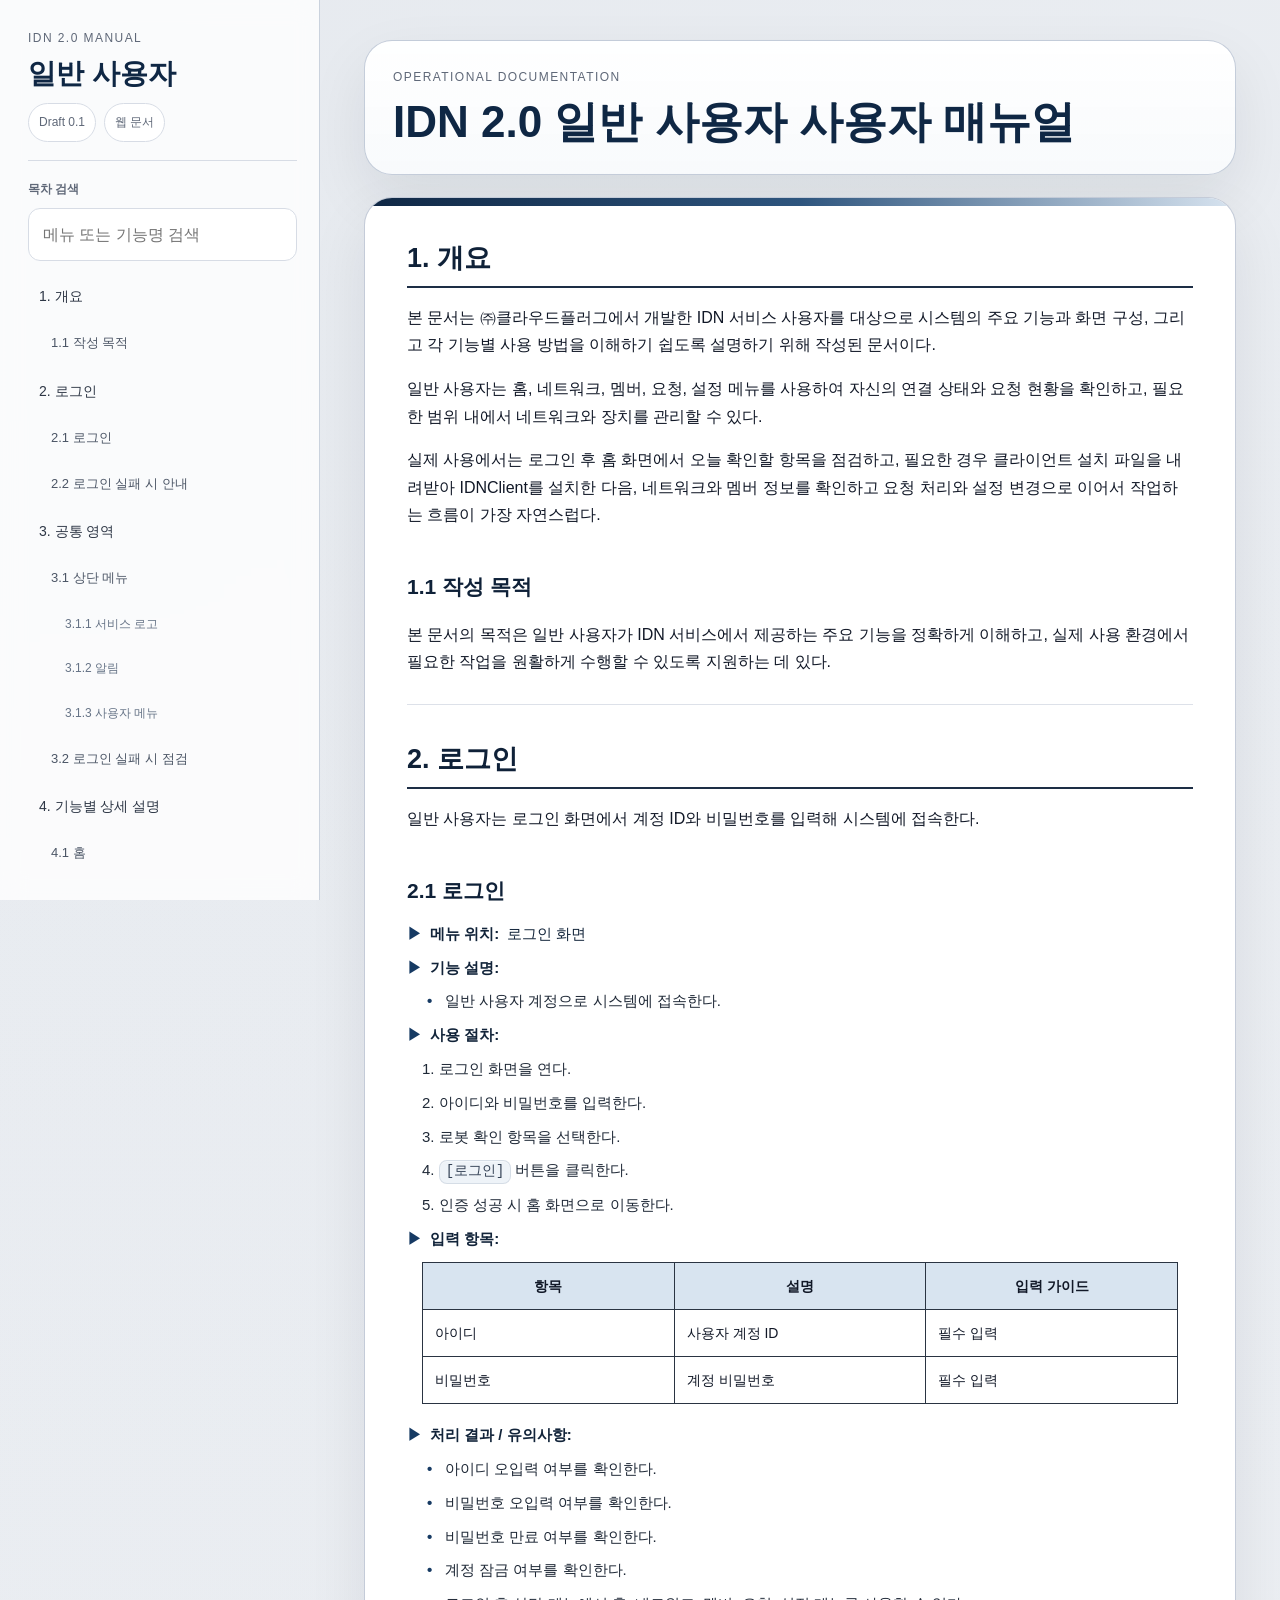
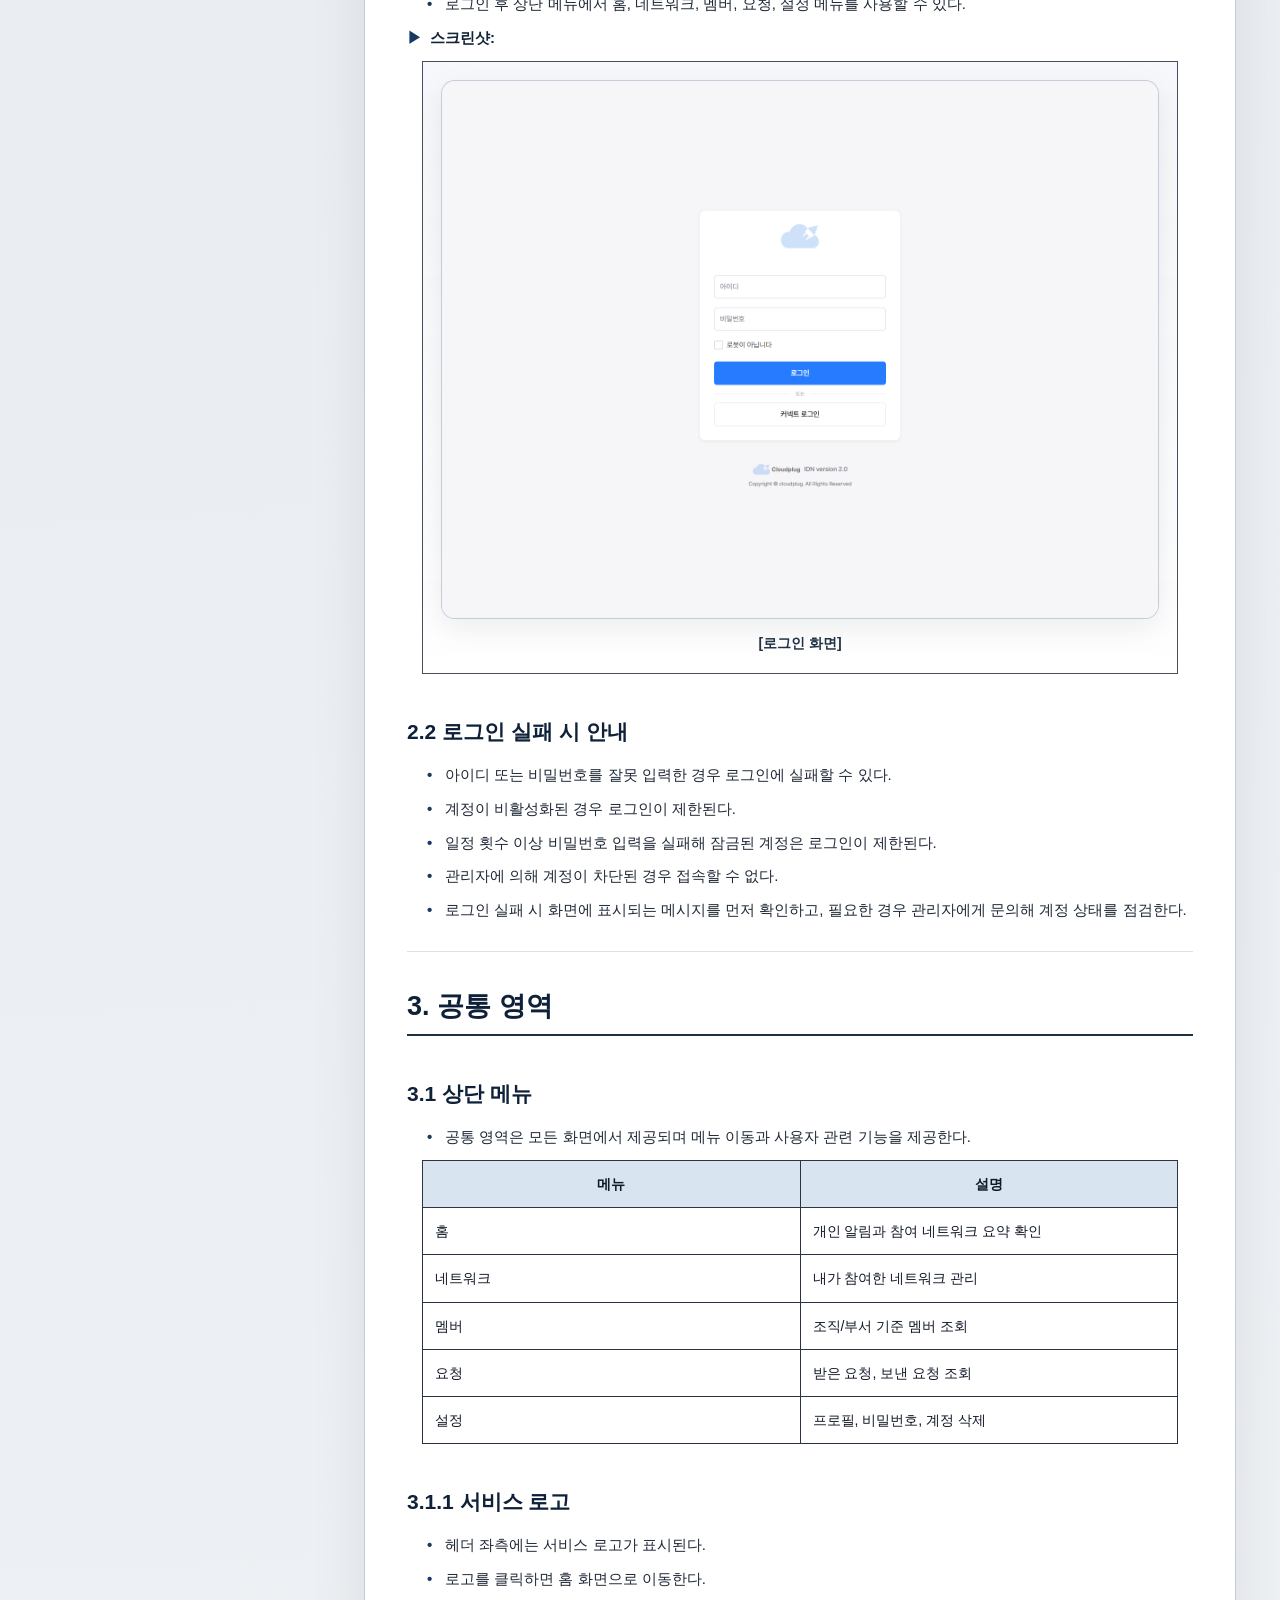
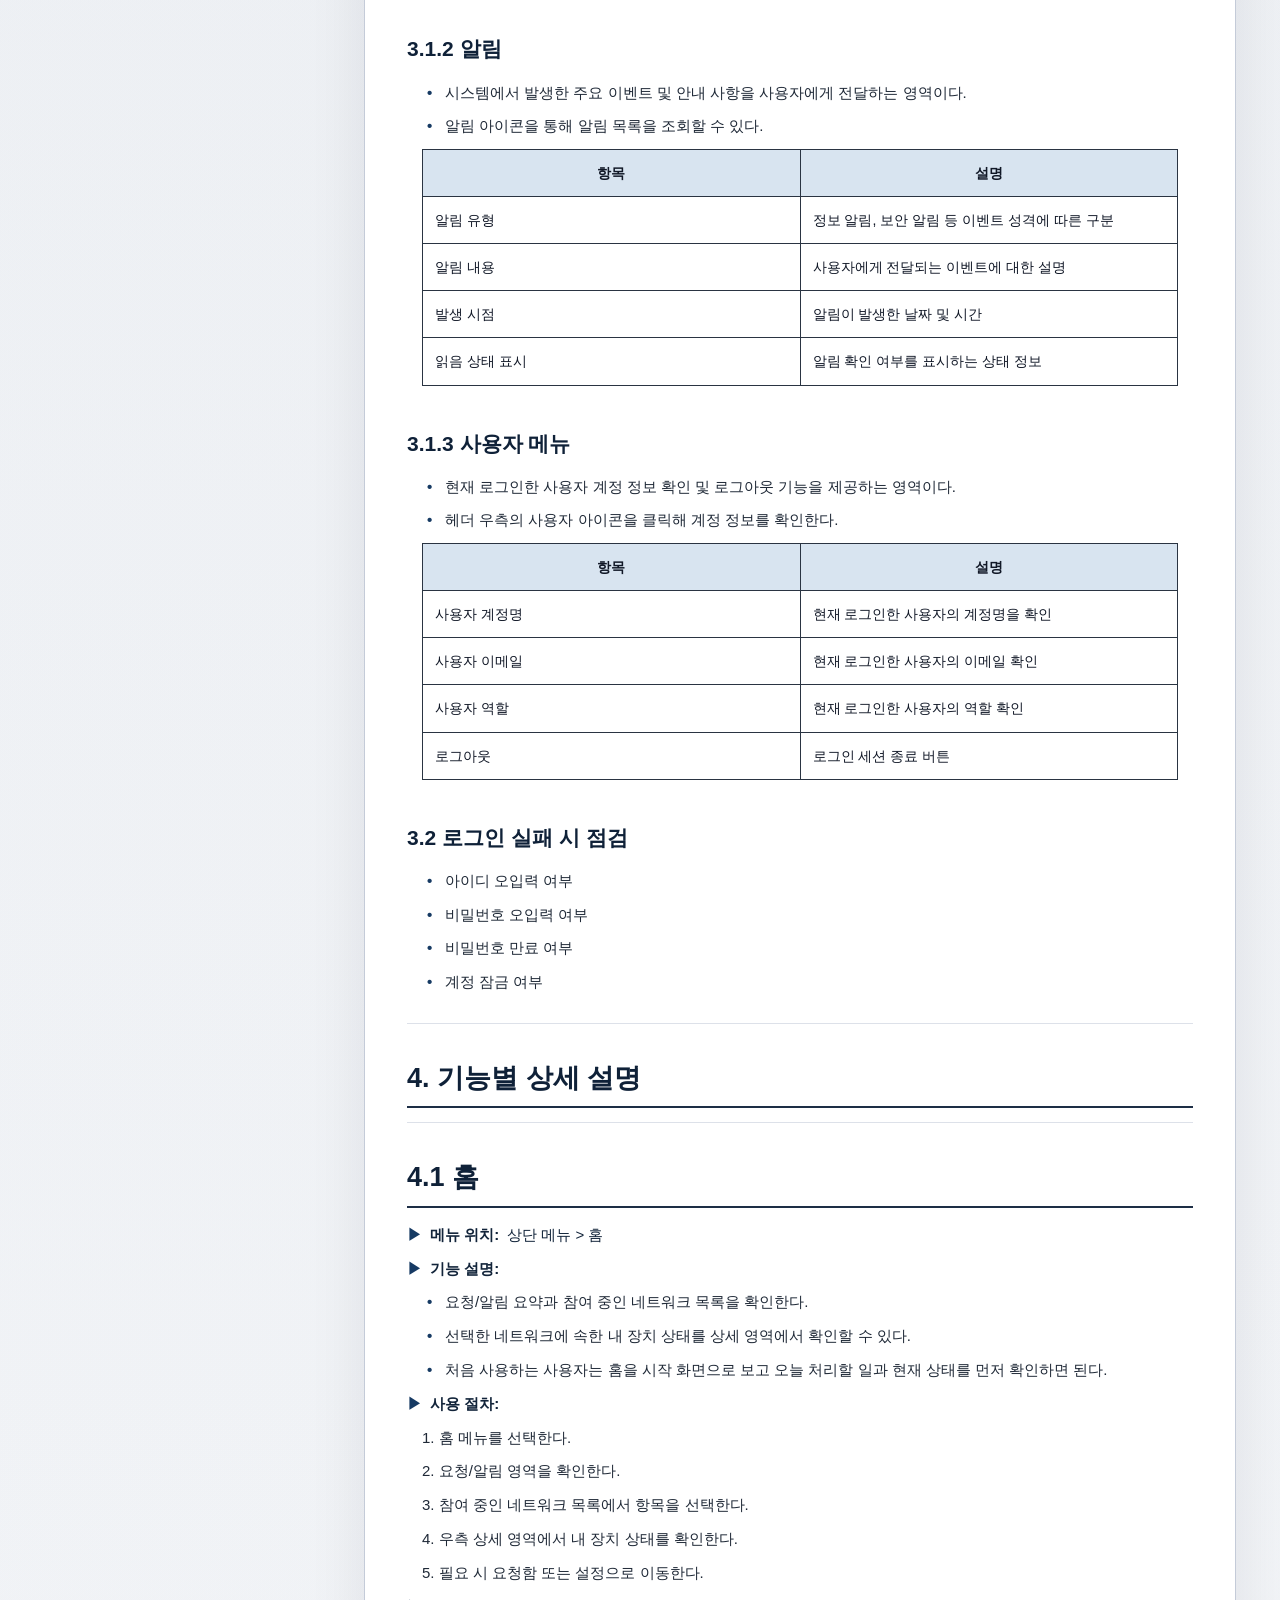
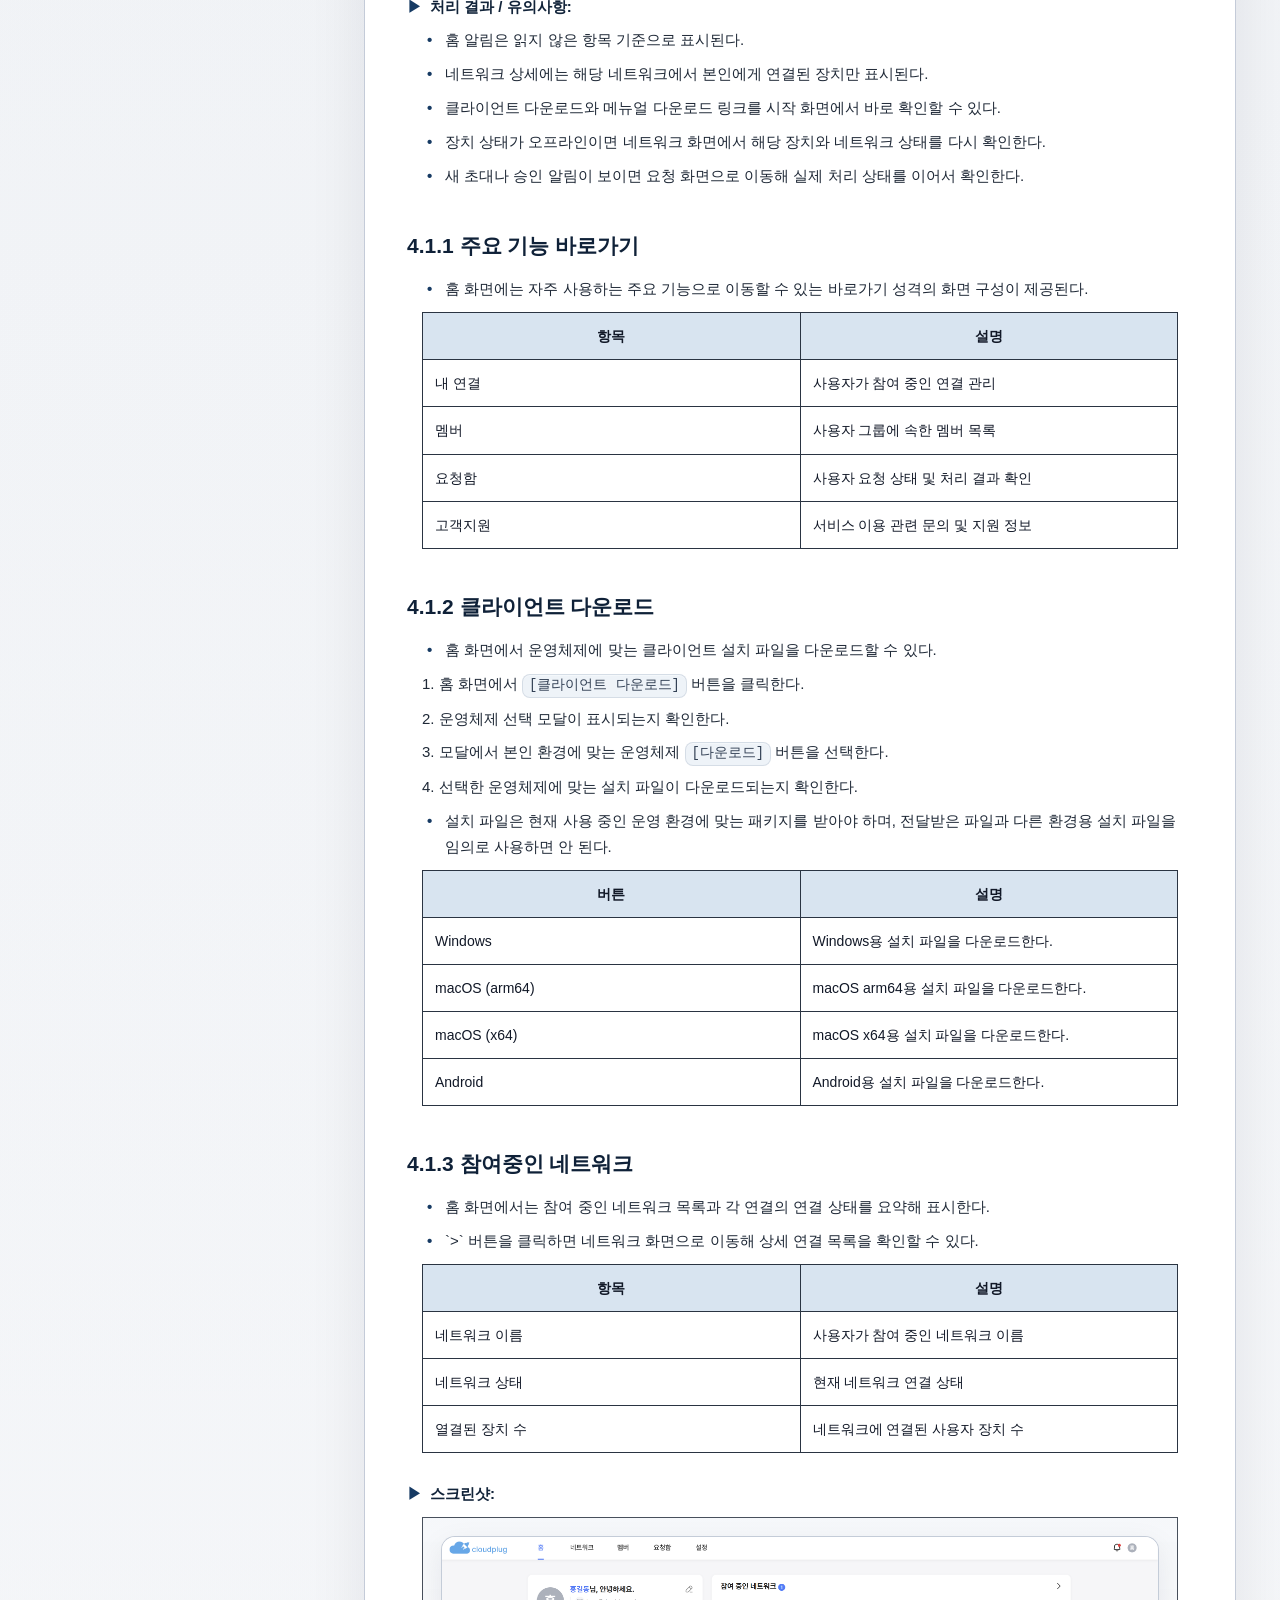
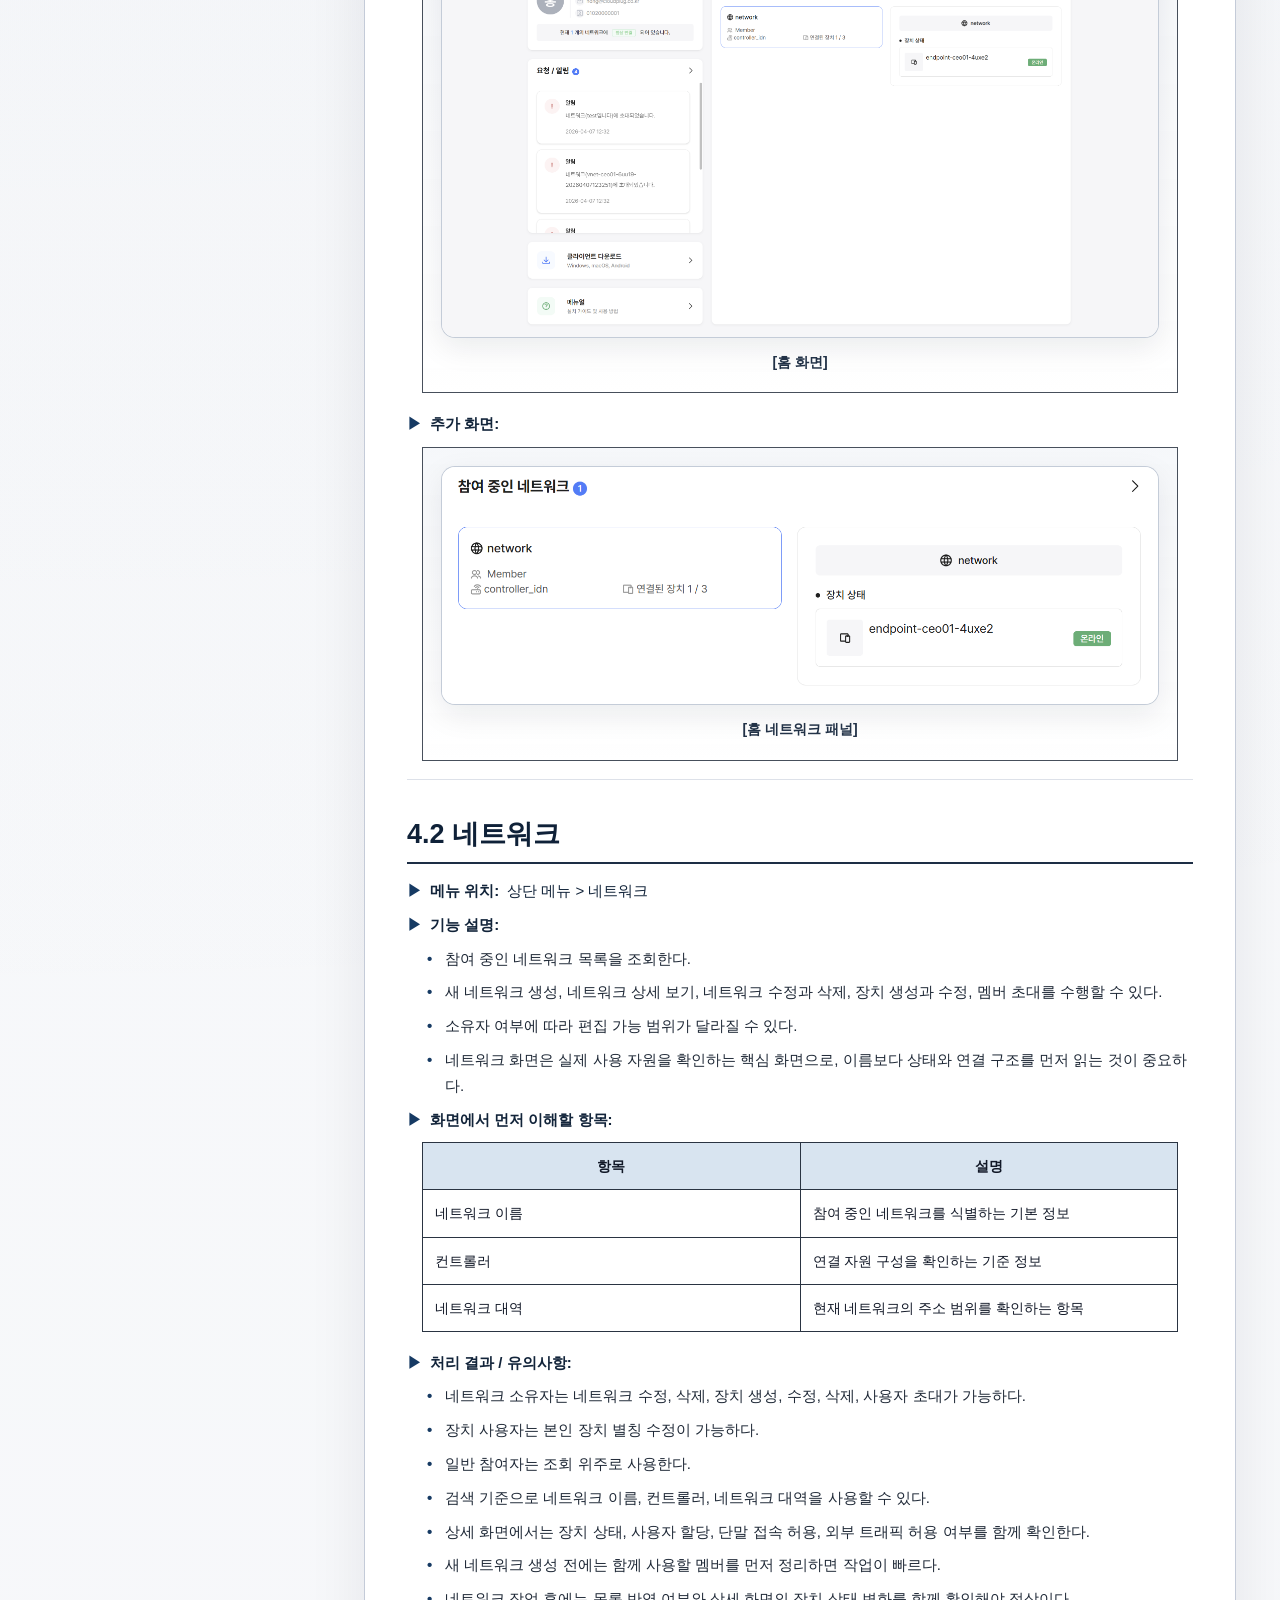
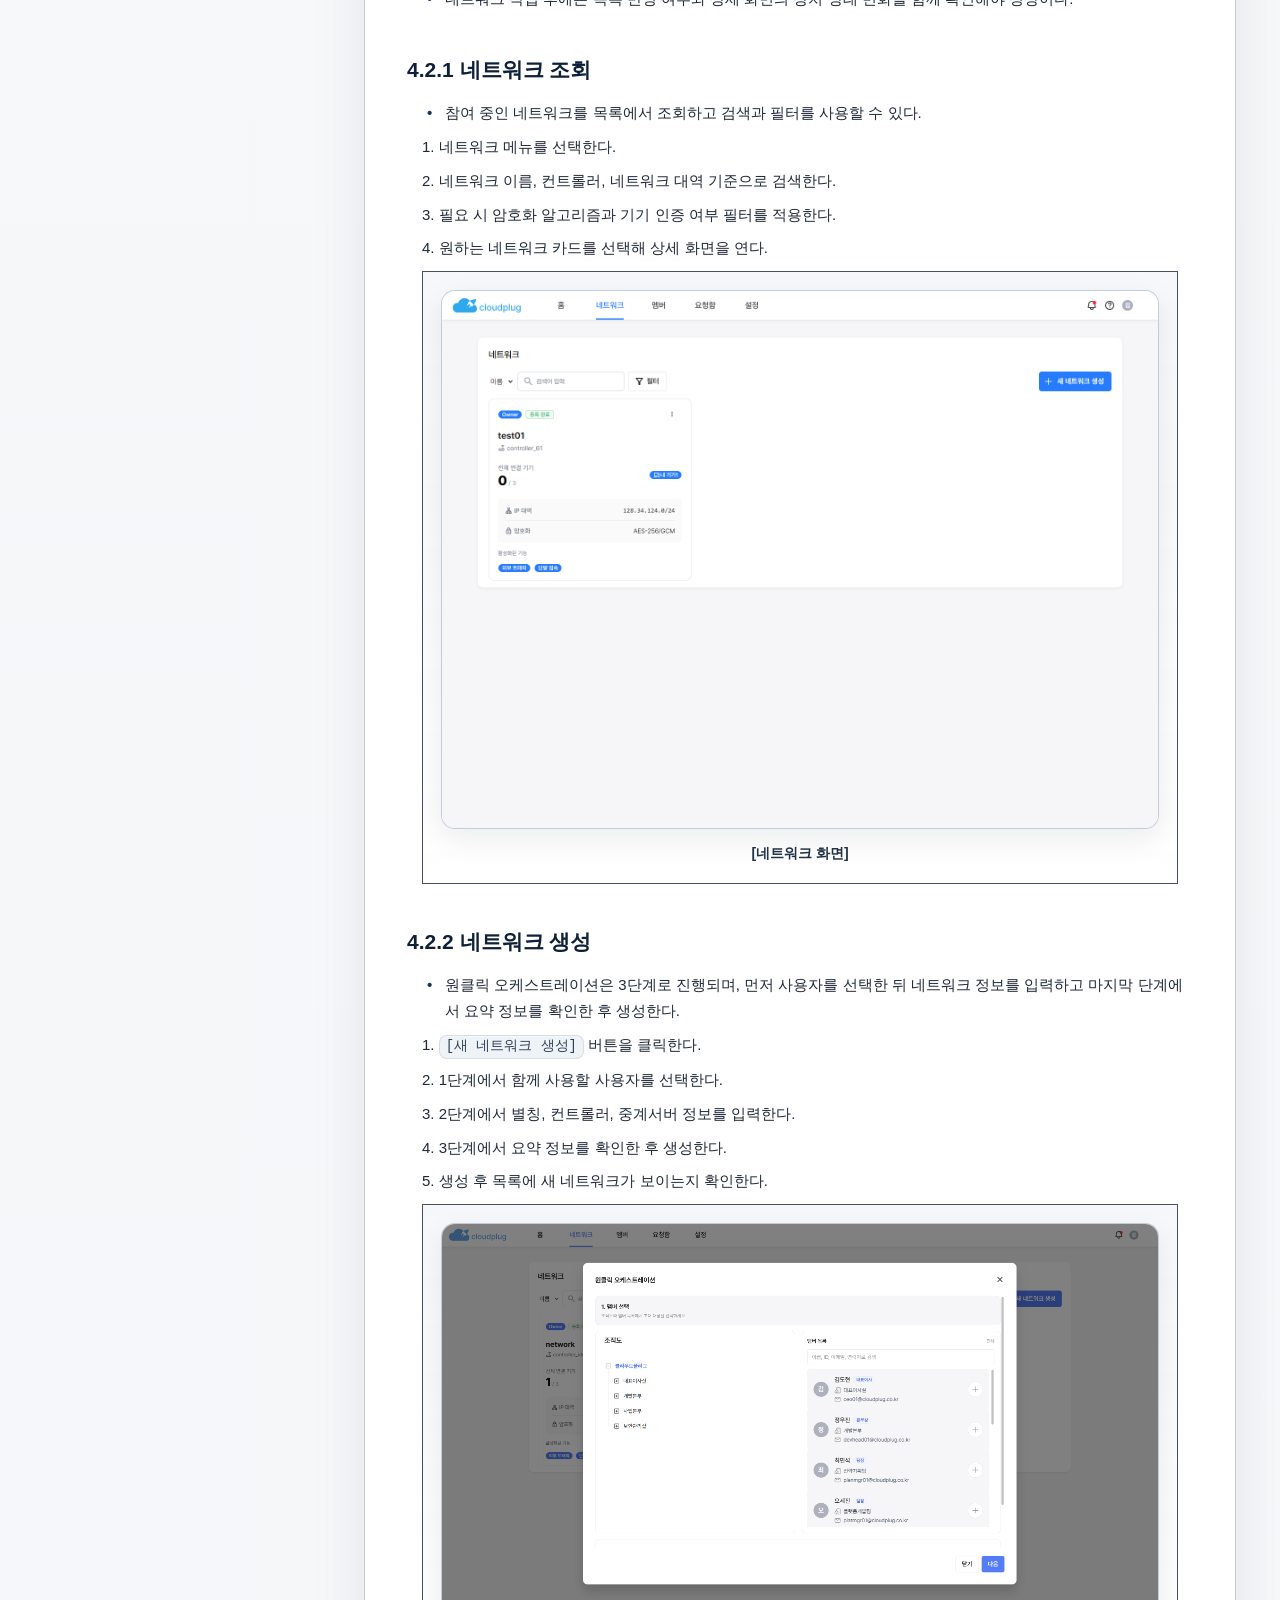
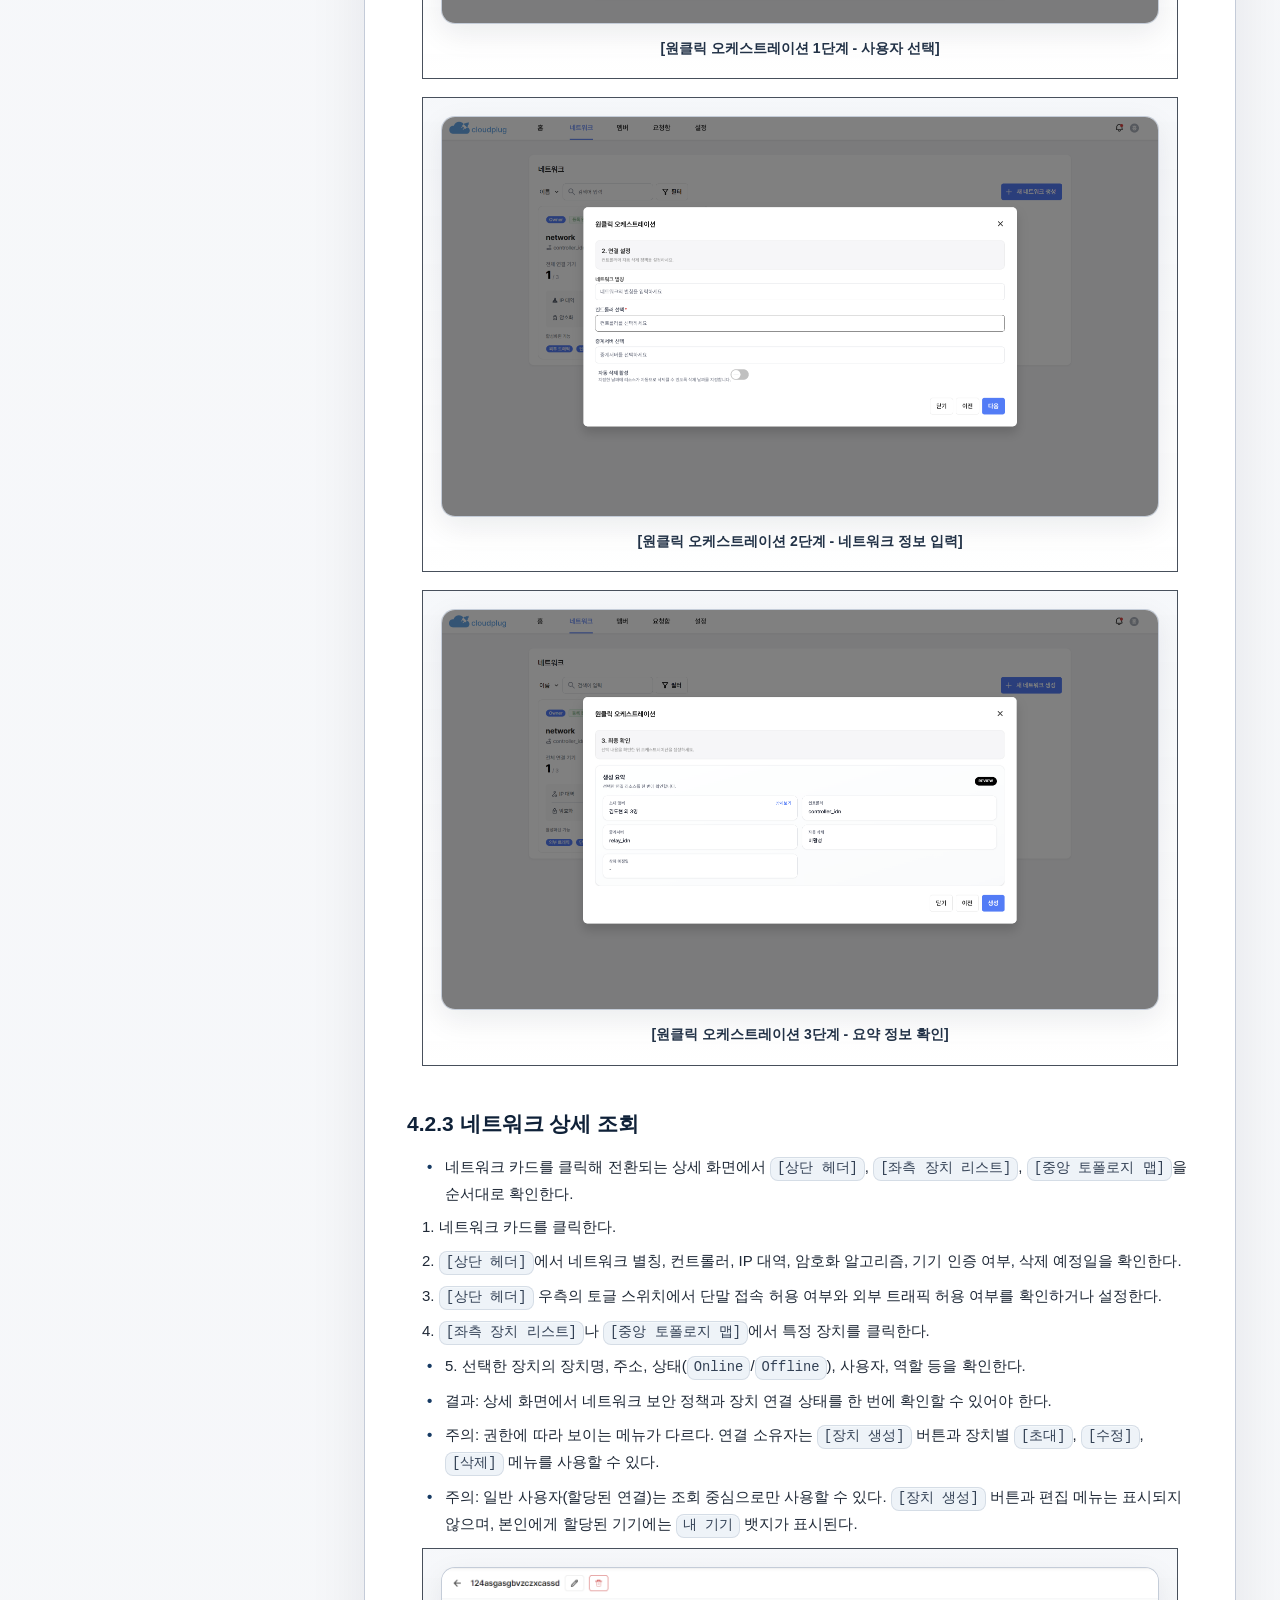
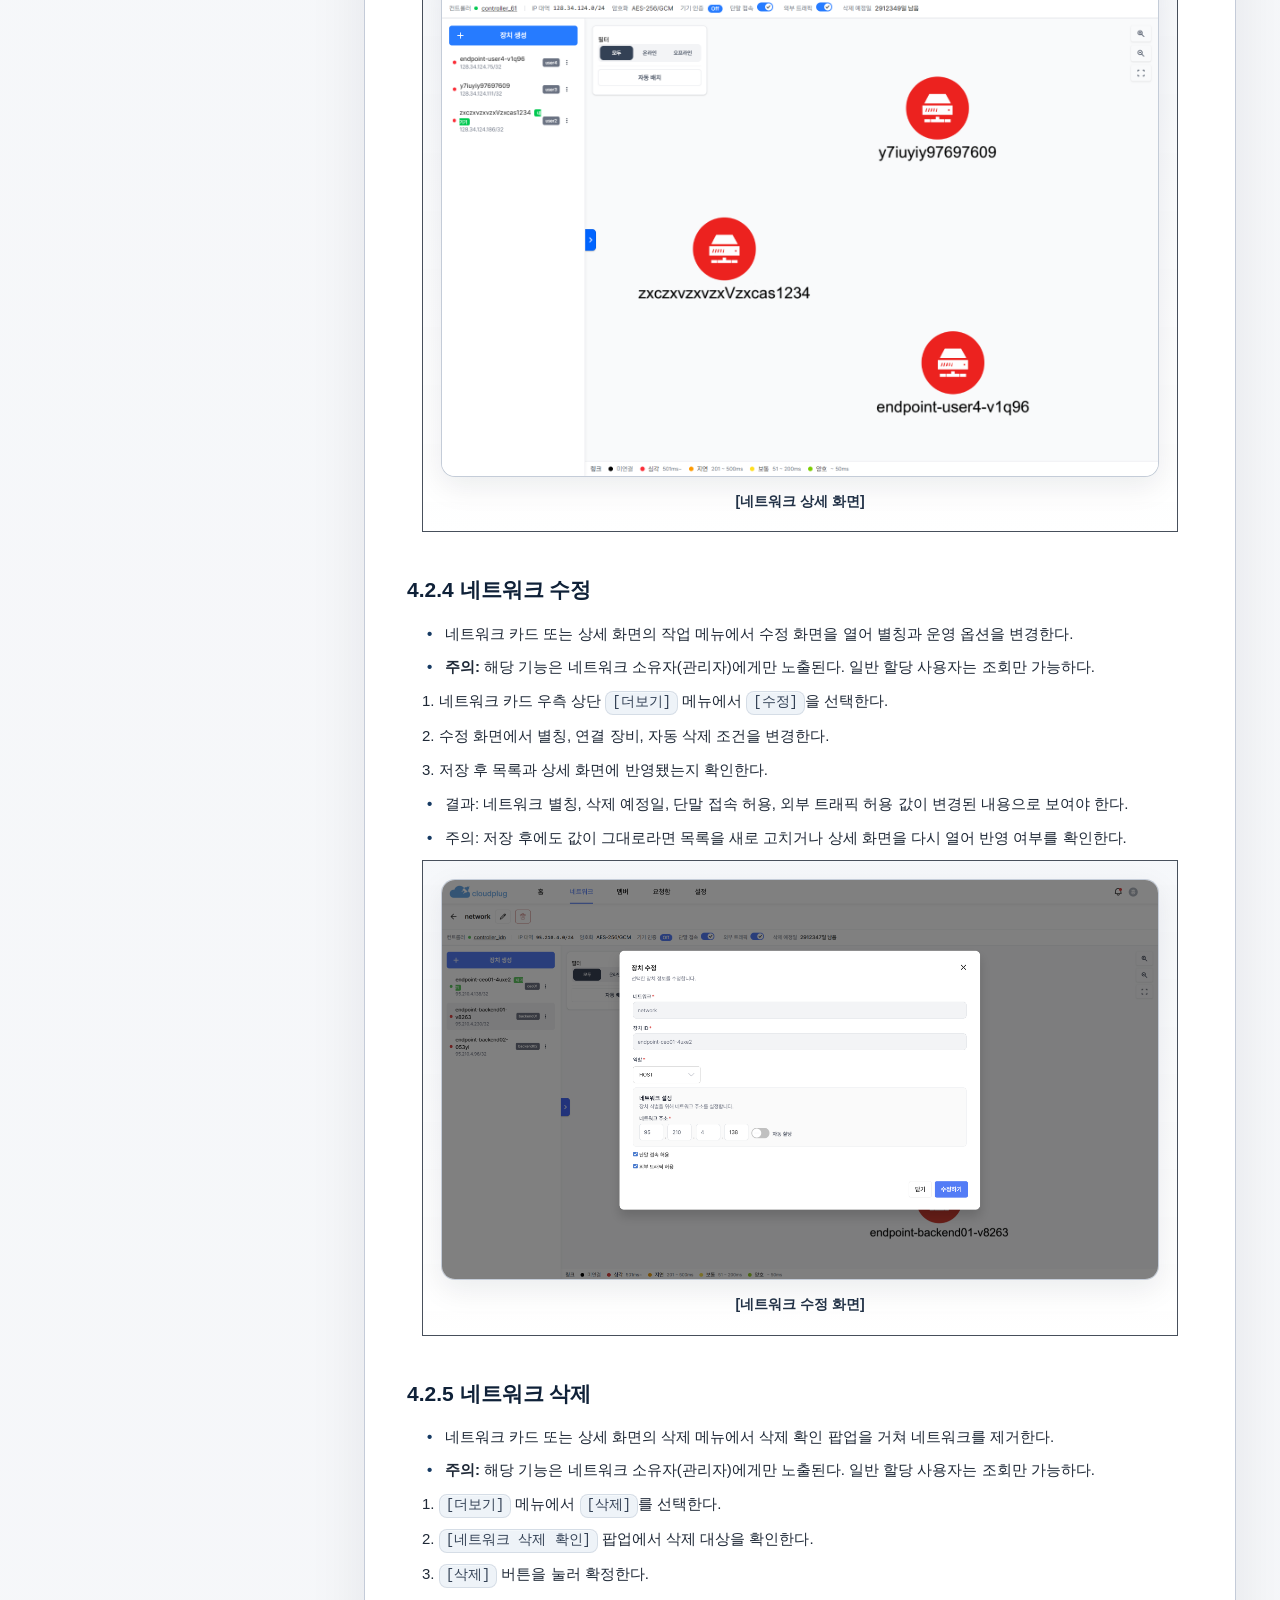
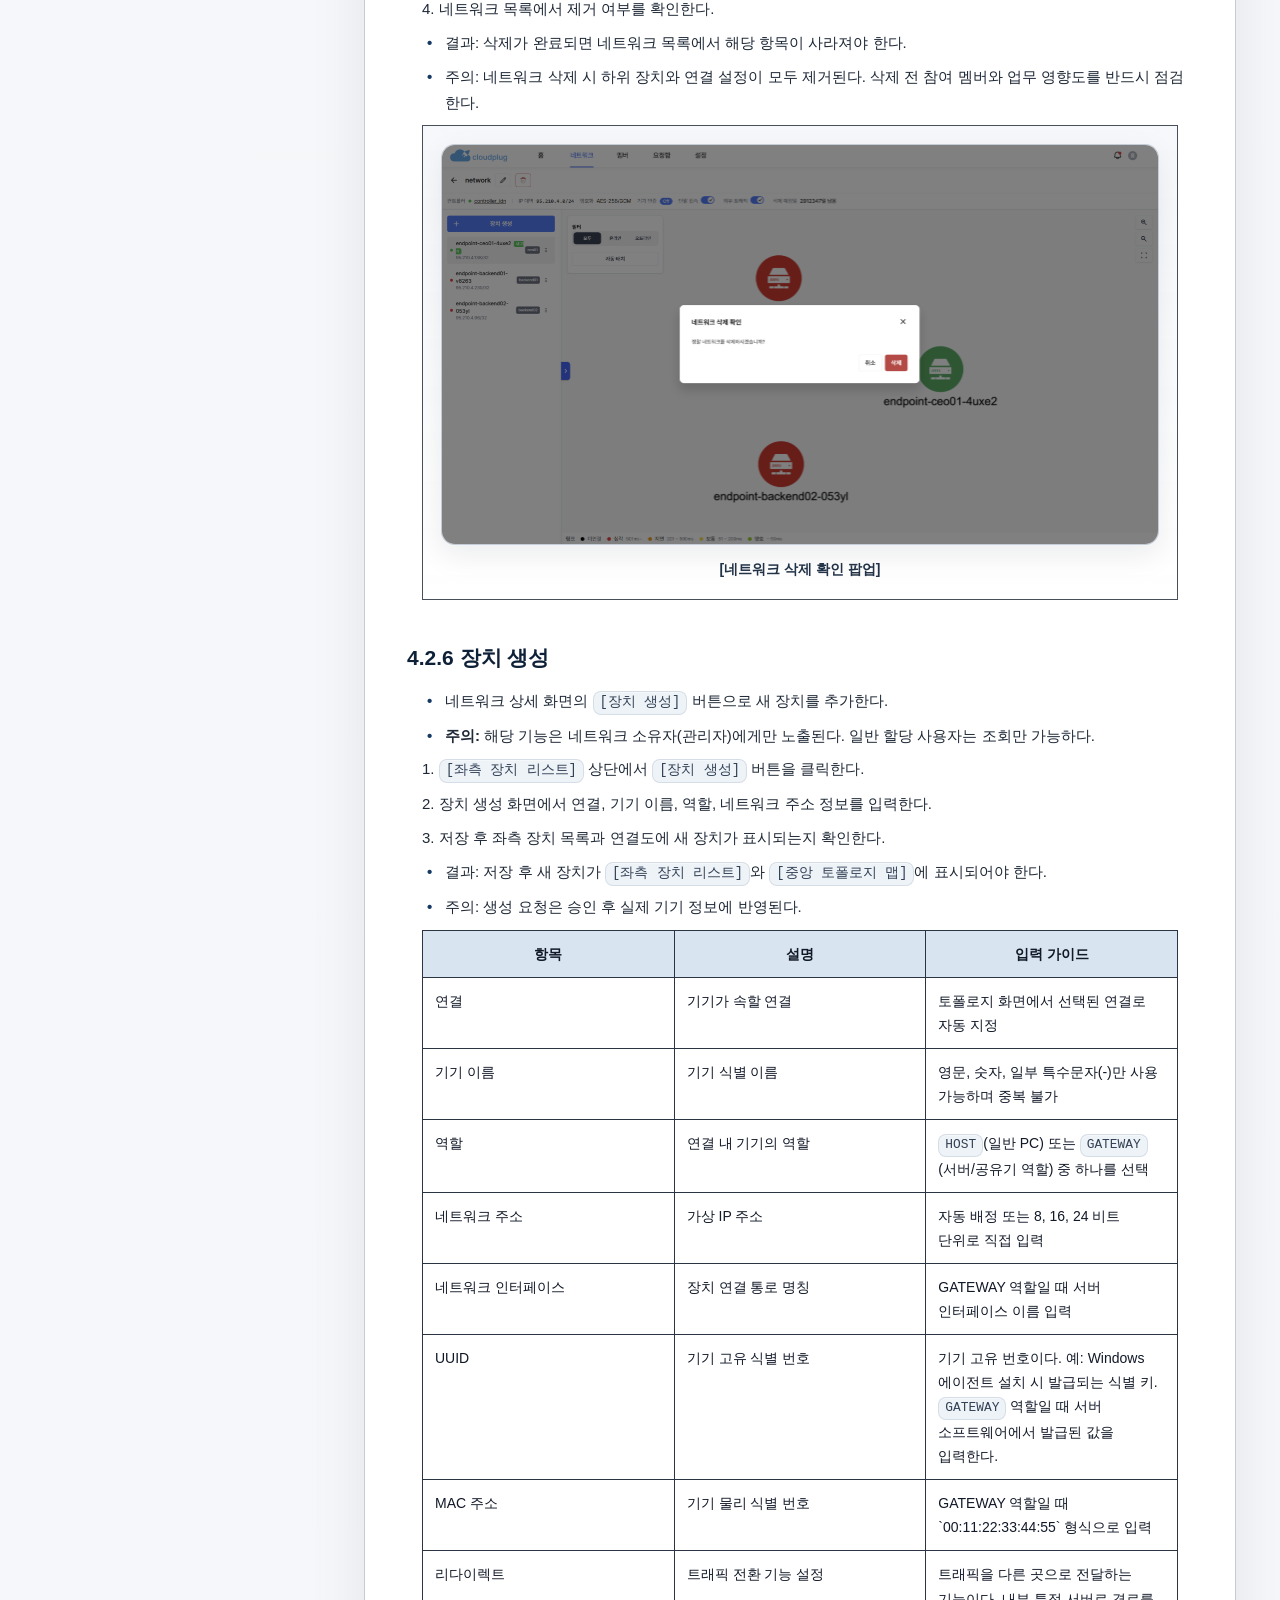
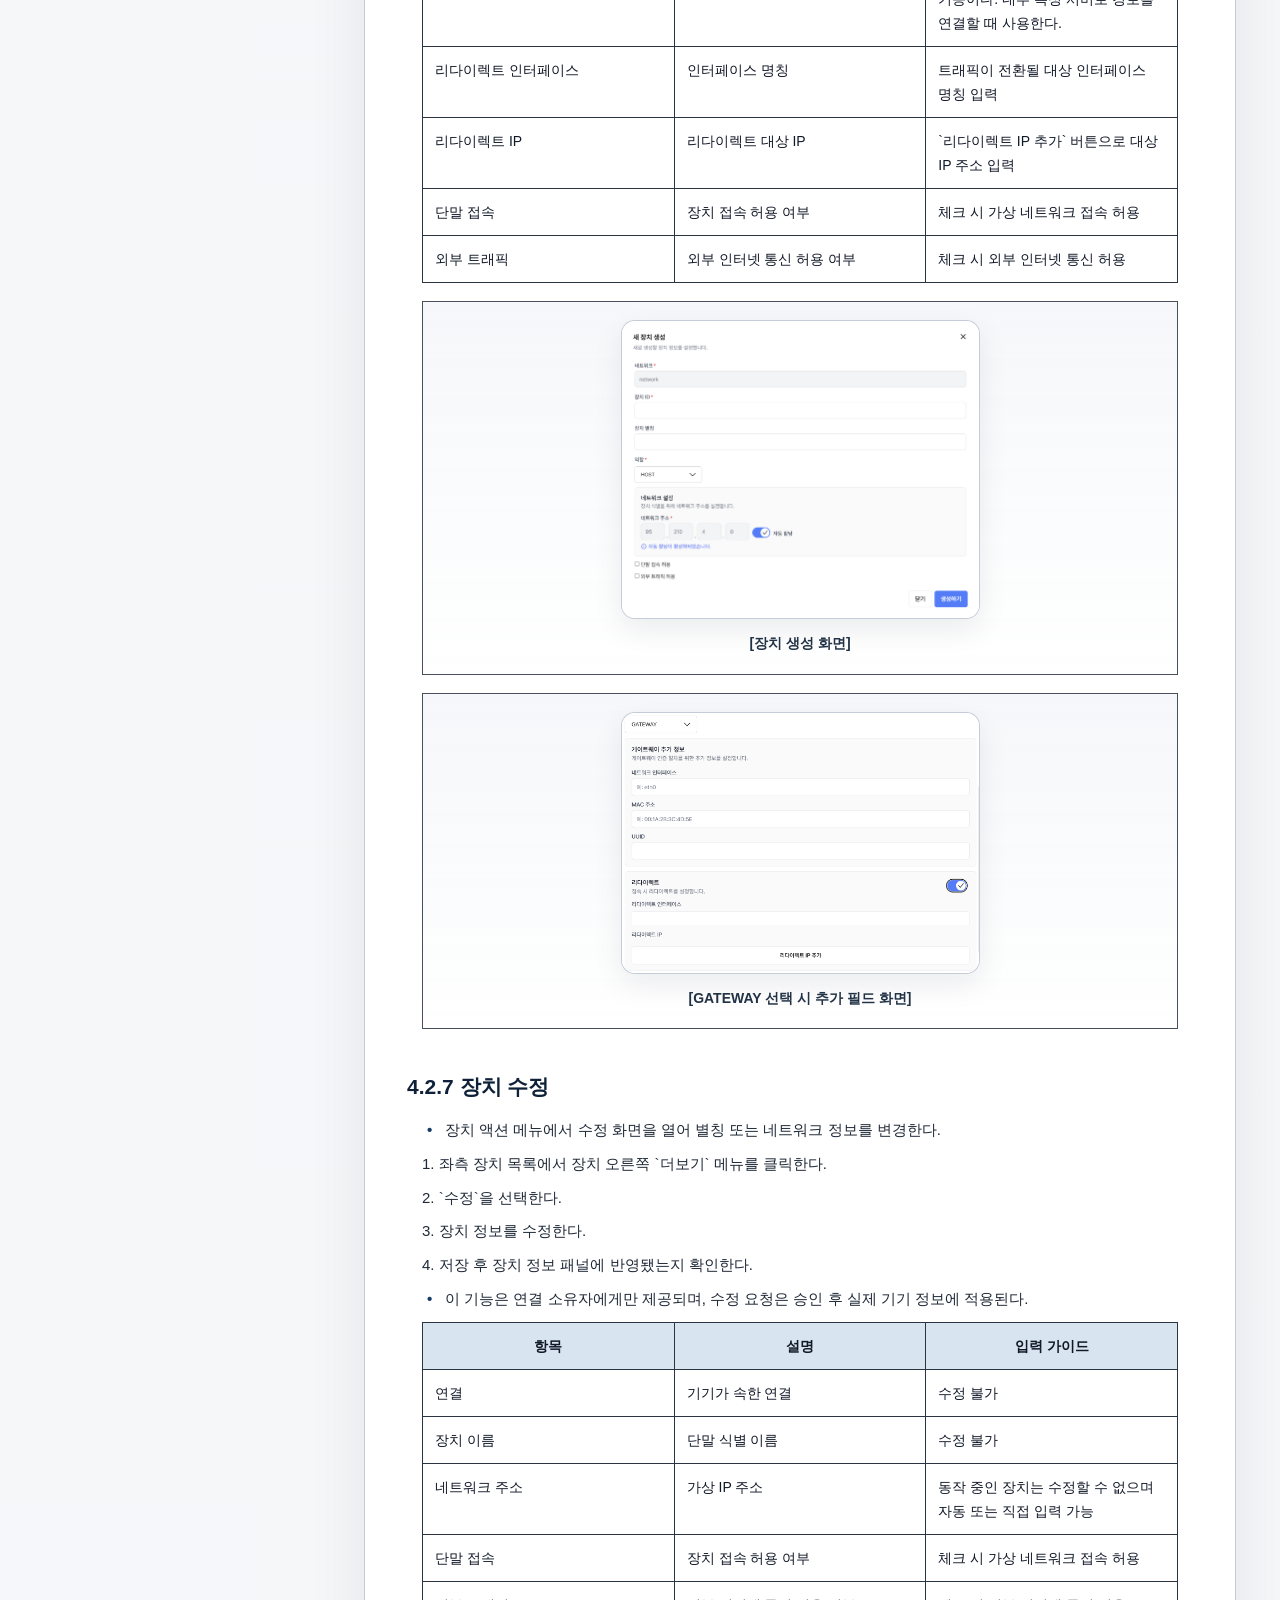
<file: manuals/user.html>
<!doctype html>
<html lang="ko">
  <head>
    <meta charset="utf-8" />
    <meta name="viewport" content="width=device-width, initial-scale=1" />
    <title>IDN 2.0 일반 사용자 사용자 매뉴얼</title>
    <link rel="stylesheet" href="../assets/css/tokens.css" />
    <link rel="stylesheet" href="../assets/css/base.css" />
    <link rel="stylesheet" href="../assets/css/layout.css" />
    <link rel="stylesheet" href="../assets/css/components.css" />
    <link rel="stylesheet" href="../assets/css/manual.css" />
  </head>
  <body data-manual-page>
    <div class="manual-app">
      <aside class="manual-sidebar" data-sidebar>
        <div class="manual-brand">
          <p class="eyebrow">IDN 2.0 Manual</p>
          <h1 class="manual-brand-title">일반 사용자</h1>
          <div class="manual-brand-meta">
            <span class="meta-pill">Draft 0.1</span>
            <span class="meta-pill">웹 문서</span>
          </div>
        </div>
        <button
          class="sidebar-toggle"
          type="button"
          data-sidebar-toggle
          aria-expanded="false"
        >
          목차 열기
        </button>
        <div class="manual-search" data-manual-search>
          <label class="manual-search-label" for="manual-search-input"
            >목차 검색</label
          >
          <input
            id="manual-search-input"
            class="manual-search-input"
            type="search"
            placeholder="메뉴 또는 기능명 검색"
            data-search-input
          />
          <p class="manual-search-empty" data-search-empty hidden>
            검색 결과가 없습니다.
          </p>
        </div>
        <nav class="manual-toc" data-toc>
          <a class="toc-link depth-2" href="#1-개요">1. 개요</a>
          <a class="toc-link depth-3" href="#1-1-작성-목적">1.1 작성 목적</a>
          <a class="toc-link depth-2" href="#2-로그인">2. 로그인</a>
          <a class="toc-link depth-3" href="#2-1-로그인">2.1 로그인</a>
          <a class="toc-link depth-3" href="#2-2-로그인-실패-안내"
            >2.2 로그인 실패 시 안내</a
          >
          <a class="toc-link depth-2" href="#3-공통-영역">3. 공통 영역</a>
          <a class="toc-link depth-3" href="#3-1-상단-메뉴">3.1 상단 메뉴</a>
          <a class="toc-link depth-3" href="#3-2-로그인-실패-시-점검"
            >3.2 로그인 실패 시 점검</a
          >
          <a class="toc-link depth-2" href="#4-기능별-상세-설명"
            >4. 기능별 상세 설명</a
          >
          <a class="toc-link depth-3" href="#4-1-홈">4.1 홈</a>
          <a class="toc-link depth-3" href="#4-2-네트워크">4.2 네트워크</a>
          <a class="toc-link depth-3" href="#4-3-멤버">4.3 멤버</a>
          <a class="toc-link depth-3" href="#4-4-요청">4.4 요청</a>
          <a class="toc-link depth-3" href="#4-5-설정">4.5 설정</a>
          <a class="toc-link depth-2" href="#5-클라이언트-설치-및-사용"
            >5. 클라이언트 설치 및 사용</a
          >
          <a class="toc-link depth-3" href="#5-1-idnclient-설치-및-사용"
            >5.1 OS별 설치 방법</a
          >
          <a class="toc-link depth-3" href="#5-2-idnclient-로그인"
            >5.2 IDNClient 로그인</a
          >
          <a class="toc-link depth-3" href="#5-3-idnclient-메인-화면-구성"
            >5.3 IDNClient 메인 화면 구성</a
          >
          <a class="toc-link depth-3" href="#5-4-idnclient-연결"
            >5.4 IDNClient 연결</a
          >
          <a class="toc-link depth-3" href="#5-5-idnclient-연결-해제"
            >5.5 IDNClient 연결 해제</a
          >
          <a class="toc-link depth-3" href="#5-6-idnclient-이름-변경"
            >5.6 IDNClient 이름 변경</a
          >
          <a
            class="toc-link depth-3"
            href="#5-7-idnclient-사용자-페이지-로그아웃-업데이트"
            >5.7 사용자 페이지, 로그아웃, 업데이트</a
          >
          <a class="toc-link depth-3" href="#5-8-idnclient-사용-예시"
            >5.8 대표 사용 예시</a
          >
          <a class="toc-link depth-2" href="#6-일일-사용-체크리스트"
            >6. 일일 사용 체크리스트</a
          >
          <a class="toc-link depth-2" href="#7-자주-하는-실수와-대응"
            >7. 자주 하는 실수와 대응</a
          >
          <a class="toc-link depth-2" href="#8-빠른-진입-경로"
            >8. 빠른 진입 경로</a
          >
        </nav>
      </aside>
      <main class="manual-main">
        <header class="manual-hero">
          <p class="eyebrow">Operational Documentation</p>
          <h2>IDN 2.0 일반 사용자 사용자 매뉴얼</h2>
        </header>
        <div class="manual-document">
          <div class="document-accent"></div>
          <section class="manual-section" id="1-개요">
            <h2>1. 개요</h2>
            <p>
              본 문서는 ㈜클라우드플러그에서 개발한 IDN 서비스 사용자를 대상으로
              시스템의 주요 기능과 화면 구성, 그리고 각 기능별 사용 방법을
              이해하기 쉽도록 설명하기 위해 작성된 문서이다.
            </p>
            <p>
              일반 사용자는 홈, 네트워크, 멤버, 요청, 설정 메뉴를 사용하여
              자신의 연결 상태와 요청 현황을 확인하고, 필요한 범위 내에서
              네트워크와 장치를 관리할 수 있다.
            </p>
            <p>
              실제 사용에서는 로그인 후 홈 화면에서 오늘 확인할 항목을 점검하고,
              필요한 경우 클라이언트 설치 파일을 내려받아 IDNClient를 설치한
              다음, 네트워크와 멤버 정보를 확인하고 요청 처리와 설정 변경으로
              이어서 작업하는 흐름이 가장 자연스럽다.
            </p>
            <article class="manual-article" id="1-1-작성-목적">
              <h3>1.1 작성 목적</h3>
              <p>
                본 문서의 목적은 일반 사용자가 IDN 서비스에서 제공하는 주요
                기능을 정확하게 이해하고, 실제 사용 환경에서 필요한 작업을
                원활하게 수행할 수 있도록 지원하는 데 있다.
              </p>
            </article>
          </section>
          <section class="manual-section" id="2-로그인">
            <h2>2. 로그인</h2>
            <p>
              일반 사용자는 로그인 화면에서 계정 ID와 비밀번호를 입력해 시스템에
              접속한다.
            </p>
            <article class="manual-article" id="2-1-로그인">
              <h3>2.1 로그인</h3>
              <p class="label-row">
                <span>▶</span><strong>메뉴 위치:</strong> 로그인 화면
              </p>
              <p class="label-row"><span>▶</span><strong>기능 설명:</strong></p>
              <p class="bullet-line">일반 사용자 계정으로 시스템에 접속한다.</p>
              <p class="label-row"><span>▶</span><strong>사용 절차:</strong></p>
              <p class="step-line">1. 로그인 화면을 연다.</p>
              <p class="step-line">2. 아이디와 비밀번호를 입력한다.</p>
              <p class="step-line">3. 로봇 확인 항목을 선택한다.</p>
              <p class="step-line">4. <code>[로그인]</code> 버튼을 클릭한다.</p>
              <p class="step-line">5. 인증 성공 시 홈 화면으로 이동한다.</p>
              <p class="label-row"><span>▶</span><strong>입력 항목:</strong></p>
              <div class="table-wrap">
                <table class="doc-table">
                  <thead>
                    <tr>
                      <th>항목</th>
                      <th>설명</th>
                      <th>입력 가이드</th>
                    </tr>
                  </thead>
                  <tbody>
                    <tr>
                      <td>아이디</td>
                      <td>사용자 계정 ID</td>
                      <td>필수 입력</td>
                    </tr>
                    <tr>
                      <td>비밀번호</td>
                      <td>계정 비밀번호</td>
                      <td>필수 입력</td>
                    </tr>
                  </tbody>
                </table>
              </div>
              <p class="label-row">
                <span>▶</span><strong>처리 결과 / 유의사항:</strong>
              </p>
              <p class="bullet-line">아이디 오입력 여부를 확인한다.</p>
              <p class="bullet-line">비밀번호 오입력 여부를 확인한다.</p>
              <p class="bullet-line">비밀번호 만료 여부를 확인한다.</p>
              <p class="bullet-line">계정 잠금 여부를 확인한다.</p>
              <p class="bullet-line">
                로그인 후 상단 메뉴에서 홈, 네트워크, 멤버, 요청, 설정 메뉴를
                사용할 수 있다.
              </p>
              <p class="label-row"><span>▶</span><strong>스크린샷:</strong></p>
              <div class="table-wrap">
                <table class="doc-table screenshot-table screenshot-card-table">
                  <tbody>
                    <tr>
                      <td>
                        <div class="screenshot-card">
                          <img
                            class="manual-screenshot"
                            src="../assets/images/manuals/user/login/2-1-로그인.png"
                            alt="로그인 화면"
                            loading="lazy"
                          />
                          <p class="screenshot-caption">[로그인 화면]</p>
                        </div>
                      </td>
                    </tr>
                  </tbody>
                </table>
              </div>
            </article>
            <article class="manual-article" id="2-2-로그인-실패-안내">
              <h3>2.2 로그인 실패 시 안내</h3>
              <p class="bullet-line">
                아이디 또는 비밀번호를 잘못 입력한 경우 로그인에 실패할 수 있다.
              </p>
              <p class="bullet-line">
                계정이 비활성화된 경우 로그인이 제한된다.
              </p>
              <p class="bullet-line">
                일정 횟수 이상 비밀번호 입력을 실패해 잠금된 계정은 로그인이
                제한된다.
              </p>
              <p class="bullet-line">
                관리자에 의해 계정이 차단된 경우 접속할 수 없다.
              </p>
              <p class="bullet-line">
                로그인 실패 시 화면에 표시되는 메시지를 먼저 확인하고, 필요한
                경우 관리자에게 문의해 계정 상태를 점검한다.
              </p>
            </article>
          </section>
          <section class="manual-section" id="3-공통-영역">
            <h2>3. 공통 영역</h2>
            <article class="manual-article" id="3-1-상단-메뉴">
              <h3>3.1 상단 메뉴</h3>
              <p class="bullet-line">
                공통 영역은 모든 화면에서 제공되며 메뉴 이동과 사용자 관련
                기능을 제공한다.
              </p>
              <div class="table-wrap">
                <table class="doc-table">
                  <thead>
                    <tr>
                      <th>메뉴</th>
                      <th>설명</th>
                    </tr>
                  </thead>
                  <tbody>
                    <tr>
                      <td>홈</td>
                      <td>개인 알림과 참여 네트워크 요약 확인</td>
                    </tr>
                    <tr>
                      <td>네트워크</td>
                      <td>내가 참여한 네트워크 관리</td>
                    </tr>
                    <tr>
                      <td>멤버</td>
                      <td>조직/부서 기준 멤버 조회</td>
                    </tr>
                    <tr>
                      <td>요청</td>
                      <td>받은 요청, 보낸 요청 조회</td>
                    </tr>
                    <tr>
                      <td>설정</td>
                      <td>프로필, 비밀번호, 계정 삭제</td>
                    </tr>
                  </tbody>
                </table>
              </div>
            </article>
            <article class="manual-article">
              <h3>3.1.1 서비스 로고</h3>
              <p class="bullet-line">헤더 좌측에는 서비스 로고가 표시된다.</p>
              <p class="bullet-line">로고를 클릭하면 홈 화면으로 이동한다.</p>
            </article>
            <article class="manual-article">
              <h3>3.1.2 알림</h3>
              <p class="bullet-line">
                시스템에서 발생한 주요 이벤트 및 안내 사항을 사용자에게 전달하는
                영역이다.
              </p>
              <p class="bullet-line">
                알림 아이콘을 통해 알림 목록을 조회할 수 있다.
              </p>
              <div class="table-wrap">
                <table class="doc-table">
                  <thead>
                    <tr>
                      <th>항목</th>
                      <th>설명</th>
                    </tr>
                  </thead>
                  <tbody>
                    <tr>
                      <td>알림 유형</td>
                      <td>정보 알림, 보안 알림 등 이벤트 성격에 따른 구분</td>
                    </tr>
                    <tr>
                      <td>알림 내용</td>
                      <td>사용자에게 전달되는 이벤트에 대한 설명</td>
                    </tr>
                    <tr>
                      <td>발생 시점</td>
                      <td>알림이 발생한 날짜 및 시간</td>
                    </tr>
                    <tr>
                      <td>읽음 상태 표시</td>
                      <td>알림 확인 여부를 표시하는 상태 정보</td>
                    </tr>
                  </tbody>
                </table>
              </div>
            </article>
            <article class="manual-article">
              <h3>3.1.3 사용자 메뉴</h3>
              <p class="bullet-line">
                현재 로그인한 사용자 계정 정보 확인 및 로그아웃 기능을 제공하는
                영역이다.
              </p>
              <p class="bullet-line">
                헤더 우측의 사용자 아이콘을 클릭해 계정 정보를 확인한다.
              </p>
              <div class="table-wrap">
                <table class="doc-table">
                  <thead>
                    <tr>
                      <th>항목</th>
                      <th>설명</th>
                    </tr>
                  </thead>
                  <tbody>
                    <tr>
                      <td>사용자 계정명</td>
                      <td>현재 로그인한 사용자의 계정명을 확인</td>
                    </tr>
                    <tr>
                      <td>사용자 이메일</td>
                      <td>현재 로그인한 사용자의 이메일 확인</td>
                    </tr>
                    <tr>
                      <td>사용자 역할</td>
                      <td>현재 로그인한 사용자의 역할 확인</td>
                    </tr>
                    <tr>
                      <td>로그아웃</td>
                      <td>로그인 세션 종료 버튼</td>
                    </tr>
                  </tbody>
                </table>
              </div>
            </article>
            <article class="manual-article" id="3-2-로그인-실패-시-점검">
              <h3>3.2 로그인 실패 시 점검</h3>
              <p class="bullet-line">아이디 오입력 여부</p>
              <p class="bullet-line">비밀번호 오입력 여부</p>
              <p class="bullet-line">비밀번호 만료 여부</p>
              <p class="bullet-line">계정 잠금 여부</p>
            </article>
          </section>
          <section class="manual-section" id="4-기능별-상세-설명">
            <h2>4. 기능별 상세 설명</h2>
          </section>
          <section class="manual-section" id="4-1-홈">
            <h2>4.1 홈</h2>
            <p class="label-row">
              <span>▶</span><strong>메뉴 위치:</strong> 상단 메뉴 &gt; 홈
            </p>
            <p class="label-row"><span>▶</span><strong>기능 설명:</strong></p>
            <p class="bullet-line">
              요청/알림 요약과 참여 중인 네트워크 목록을 확인한다.
            </p>
            <p class="bullet-line">
              선택한 네트워크에 속한 내 장치 상태를 상세 영역에서 확인할 수
              있다.
            </p>
            <p class="bullet-line">
              처음 사용하는 사용자는 홈을 시작 화면으로 보고 오늘 처리할 일과
              현재 상태를 먼저 확인하면 된다.
            </p>
            <p class="label-row"><span>▶</span><strong>사용 절차:</strong></p>
            <p class="step-line">1. 홈 메뉴를 선택한다.</p>
            <p class="step-line">2. 요청/알림 영역을 확인한다.</p>
            <p class="step-line">
              3. 참여 중인 네트워크 목록에서 항목을 선택한다.
            </p>
            <p class="step-line">
              4. 우측 상세 영역에서 내 장치 상태를 확인한다.
            </p>
            <p class="step-line">5. 필요 시 요청함 또는 설정으로 이동한다.</p>
            <p class="label-row">
              <span>▶</span><strong>처리 결과 / 유의사항:</strong>
            </p>
            <p class="bullet-line">
              홈 알림은 읽지 않은 항목 기준으로 표시된다.
            </p>
            <p class="bullet-line">
              네트워크 상세에는 해당 네트워크에서 본인에게 연결된 장치만
              표시된다.
            </p>
            <p class="bullet-line">
              클라이언트 다운로드와 메뉴얼 다운로드 링크를 시작 화면에서 바로
              확인할 수 있다.
            </p>
            <p class="bullet-line">
              장치 상태가 오프라인이면 네트워크 화면에서 해당 장치와 네트워크
              상태를 다시 확인한다.
            </p>
            <p class="bullet-line">
              새 초대나 승인 알림이 보이면 요청 화면으로 이동해 실제 처리 상태를
              이어서 확인한다.
            </p>
            <article class="manual-article">
              <h3>4.1.1 주요 기능 바로가기</h3>
              <p class="bullet-line">
                홈 화면에는 자주 사용하는 주요 기능으로 이동할 수 있는 바로가기
                성격의 화면 구성이 제공된다.
              </p>
              <div class="table-wrap">
                <table class="doc-table">
                  <thead>
                    <tr>
                      <th>항목</th>
                      <th>설명</th>
                    </tr>
                  </thead>
                  <tbody>
                    <tr>
                      <td>내 연결</td>
                      <td>사용자가 참여 중인 연결 관리</td>
                    </tr>
                    <tr>
                      <td>멤버</td>
                      <td>사용자 그룹에 속한 멤버 목록</td>
                    </tr>
                    <tr>
                      <td>요청함</td>
                      <td>사용자 요청 상태 및 처리 결과 확인</td>
                    </tr>
                    <tr>
                      <td>고객지원</td>
                      <td>서비스 이용 관련 문의 및 지원 정보</td>
                    </tr>
                  </tbody>
                </table>
              </div>
            </article>
            <article class="manual-article">
              <h3>4.1.2 클라이언트 다운로드</h3>
              <p class="bullet-line">
                홈 화면에서 운영체제에 맞는 클라이언트 설치 파일을 다운로드할 수
                있다.
              </p>
              <p class="step-line">
                1. 홈 화면에서 <code>[클라이언트 다운로드]</code> 버튼을
                클릭한다.
              </p>
              <p class="step-line">
                2. 운영체제 선택 모달이 표시되는지 확인한다.
              </p>
              <p class="step-line">
                3. 모달에서 본인 환경에 맞는 운영체제
                <code>[다운로드]</code> 버튼을 선택한다.
              </p>
              <p class="step-line">
                4. 선택한 운영체제에 맞는 설치 파일이 다운로드되는지 확인한다.
              </p>
              <p class="bullet-line">
                설치 파일은 현재 사용 중인 운영 환경에 맞는 패키지를 받아야
                하며, 전달받은 파일과 다른 환경용 설치 파일을 임의로 사용하면 안
                된다.
              </p>
              <div class="table-wrap">
                <table class="doc-table">
                  <thead>
                    <tr>
                      <th>버튼</th>
                      <th>설명</th>
                    </tr>
                  </thead>
                  <tbody>
                    <tr>
                      <td>Windows</td>
                      <td>Windows용 설치 파일을 다운로드한다.</td>
                    </tr>
                    <tr>
                      <td>macOS (arm64)</td>
                      <td>macOS arm64용 설치 파일을 다운로드한다.</td>
                    </tr>
                    <tr>
                      <td>macOS (x64)</td>
                      <td>macOS x64용 설치 파일을 다운로드한다.</td>
                    </tr>
                    <tr>
                      <td>Android</td>
                      <td>Android용 설치 파일을 다운로드한다.</td>
                    </tr>
                  </tbody>
                </table>
              </div>
            </article>
            <article class="manual-article">
              <h3>4.1.3 참여중인 네트워크</h3>
              <p class="bullet-line">
                홈 화면에서는 참여 중인 네트워크 목록과 각 연결의 연결 상태를
                요약해 표시한다.
              </p>
              <p class="bullet-line">
                `>` 버튼을 클릭하면 네트워크 화면으로 이동해 상세 연결 목록을
                확인할 수 있다.
              </p>
              <div class="table-wrap">
                <table class="doc-table">
                  <thead>
                    <tr>
                      <th>항목</th>
                      <th>설명</th>
                    </tr>
                  </thead>
                  <tbody>
                    <tr>
                      <td>네트워크 이름</td>
                      <td>사용자가 참여 중인 네트워크 이름</td>
                    </tr>
                    <tr>
                      <td>네트워크 상태</td>
                      <td>현재 네트워크 연결 상태</td>
                    </tr>
                    <tr>
                      <td>열결된 장치 수</td>
                      <td>네트워크에 연결된 사용자 장치 수</td>
                    </tr>
                  </tbody>
                </table>
              </div>
            </article>
            <p class="label-row"><span>▶</span><strong>스크린샷:</strong></p>
            <div class="table-wrap">
              <table class="doc-table screenshot-table screenshot-card-table">
                <tbody>
                  <tr>
                    <td>
                      <div class="screenshot-card">
                        <img
                          class="manual-screenshot"
                          src="../assets/images/manuals/user/home/user-home-main-2.png"
                          alt="홈 화면"
                          loading="lazy"
                        />
                        <p class="screenshot-caption">[홈 화면]</p>
                      </div>
                    </td>
                  </tr>
                </tbody>
              </table>
            </div>
            <p class="label-row"><span>▶</span><strong>추가 화면:</strong></p>
            <div class="table-wrap">
              <table class="doc-table screenshot-table screenshot-card-table">
                <tbody>
                  <tr>
                    <td>
                      <div class="screenshot-card">
                        <img
                          class="manual-screenshot"
                          src="../assets/images/manuals/user/home/user-network-panel.png"
                          alt="홈 네트워크 패널"
                          loading="lazy"
                        />
                        <p class="screenshot-caption">[홈 네트워크 패널]</p>
                      </div>
                    </td>
                  </tr>
                </tbody>
              </table>
            </div>
          </section>
          <section class="manual-section" id="4-2-네트워크">
            <h2>4.2 네트워크</h2>
            <p class="label-row">
              <span>▶</span><strong>메뉴 위치:</strong> 상단 메뉴 &gt; 네트워크
            </p>
            <p class="label-row"><span>▶</span><strong>기능 설명:</strong></p>
            <p class="bullet-line">참여 중인 네트워크 목록을 조회한다.</p>
            <p class="bullet-line">
              새 네트워크 생성, 네트워크 상세 보기, 네트워크 수정과 삭제, 장치
              생성과 수정, 멤버 초대를 수행할 수 있다.
            </p>
            <p class="bullet-line">
              소유자 여부에 따라 편집 가능 범위가 달라질 수 있다.
            </p>
            <p class="bullet-line">
              네트워크 화면은 실제 사용 자원을 확인하는 핵심 화면으로, 이름보다
              상태와 연결 구조를 먼저 읽는 것이 중요하다.
            </p>
            <p class="label-row">
              <span>▶</span><strong>화면에서 먼저 이해할 항목:</strong>
            </p>
            <div class="table-wrap">
              <table class="doc-table">
                <thead>
                  <tr>
                    <th>항목</th>
                    <th>설명</th>
                  </tr>
                </thead>
                <tbody>
                  <tr>
                    <td>네트워크 이름</td>
                    <td>참여 중인 네트워크를 식별하는 기본 정보</td>
                  </tr>
                  <tr>
                    <td>컨트롤러</td>
                    <td>연결 자원 구성을 확인하는 기준 정보</td>
                  </tr>
                  <tr>
                    <td>네트워크 대역</td>
                    <td>현재 네트워크의 주소 범위를 확인하는 항목</td>
                  </tr>
                </tbody>
              </table>
            </div>
            <p class="label-row">
              <span>▶</span><strong>처리 결과 / 유의사항:</strong>
            </p>
            <p class="bullet-line">
              네트워크 소유자는 네트워크 수정, 삭제, 장치 생성, 수정, 삭제,
              사용자 초대가 가능하다.
            </p>
            <p class="bullet-line">
              장치 사용자는 본인 장치 별칭 수정이 가능하다.
            </p>
            <p class="bullet-line">일반 참여자는 조회 위주로 사용한다.</p>
            <p class="bullet-line">
              검색 기준으로 네트워크 이름, 컨트롤러, 네트워크 대역을 사용할 수
              있다.
            </p>
            <p class="bullet-line">
              상세 화면에서는 장치 상태, 사용자 할당, 단말 접속 허용, 외부
              트래픽 허용 여부를 함께 확인한다.
            </p>
            <p class="bullet-line">
              새 네트워크 생성 전에는 함께 사용할 멤버를 먼저 정리하면 작업이
              빠르다.
            </p>
            <p class="bullet-line">
              네트워크 작업 후에는 목록 반영 여부와 상세 화면의 장치 상태 변화를
              함께 확인해야 정상이다.
            </p>
            <article class="manual-article">
              <h3>4.2.1 네트워크 조회</h3>
              <p class="bullet-line">
                참여 중인 네트워크를 목록에서 조회하고 검색과 필터를 사용할 수
                있다.
              </p>
              <p class="step-line">1. 네트워크 메뉴를 선택한다.</p>
              <p class="step-line">
                2. 네트워크 이름, 컨트롤러, 네트워크 대역 기준으로 검색한다.
              </p>
              <p class="step-line">
                3. 필요 시 암호화 알고리즘과 기기 인증 여부 필터를 적용한다.
              </p>
              <p class="step-line">
                4. 원하는 네트워크 카드를 선택해 상세 화면을 연다.
              </p>
              <div class="table-wrap">
                <table class="doc-table screenshot-table screenshot-card-table">
                  <tbody>
                    <tr>
                      <td>
                        <div class="screenshot-card">
                          <img
                            class="manual-screenshot"
                            src="../assets/images/manuals/user/network/5-2-네트워크.png"
                            alt="네트워크 화면"
                            loading="lazy"
                          />
                          <p class="screenshot-caption">[네트워크 화면]</p>
                        </div>
                      </td>
                    </tr>
                  </tbody>
                </table>
              </div>
            </article>
            <article class="manual-article">
              <h3>4.2.2 네트워크 생성</h3>
              <p class="bullet-line">
                원클릭 오케스트레이션은 3단계로 진행되며, 먼저 사용자를 선택한
                뒤 네트워크 정보를 입력하고 마지막 단계에서 요약 정보를 확인한
                후 생성한다.
              </p>
              <p class="step-line">
                1. <code>[새 네트워크 생성]</code> 버튼을 클릭한다.
              </p>
              <p class="step-line">
                2. 1단계에서 함께 사용할 사용자를 선택한다.
              </p>
              <p class="step-line">
                3. 2단계에서 별칭, 컨트롤러, 중계서버 정보를 입력한다.
              </p>
              <p class="step-line">
                4. 3단계에서 요약 정보를 확인한 후 생성한다.
              </p>
              <p class="step-line">
                5. 생성 후 목록에 새 네트워크가 보이는지 확인한다.
              </p>
              <div class="table-wrap">
                <table class="doc-table screenshot-table screenshot-card-table">
                  <tbody>
                    <tr>
                      <td>
                        <div class="screenshot-card">
                          <img
                            class="manual-screenshot"
                            src="../assets/images/manuals/user/network/user-network-create-step-1.png"
                            alt="원클릭 오케스트레이션 1단계 사용자 선택"
                            loading="lazy"
                          />
                          <p class="screenshot-caption">
                            [원클릭 오케스트레이션 1단계 - 사용자 선택]
                          </p>
                        </div>
                      </td>
                    </tr>
                    <tr>
                      <td>
                        <div class="screenshot-card">
                          <img
                            class="manual-screenshot"
                            src="../assets/images/manuals/user/network/user-network-create-step-2.png"
                            alt="원클릭 오케스트레이션 2단계 네트워크 정보 입력"
                            loading="lazy"
                          />
                          <p class="screenshot-caption">
                            [원클릭 오케스트레이션 2단계 - 네트워크 정보 입력]
                          </p>
                        </div>
                      </td>
                    </tr>
                    <tr>
                      <td>
                        <div class="screenshot-card">
                          <img
                            class="manual-screenshot"
                            src="../assets/images/manuals/user/network/user-network-create-step-3-summary.png"
                            alt="원클릭 오케스트레이션 3단계 요약 정보 확인"
                            loading="lazy"
                          />
                          <p class="screenshot-caption">
                            [원클릭 오케스트레이션 3단계 - 요약 정보 확인]
                          </p>
                        </div>
                      </td>
                    </tr>
                  </tbody>
                </table>
              </div>
            </article>
            <article class="manual-article">
              <h3>4.2.3 네트워크 상세 조회</h3>
              <p class="bullet-line">
                네트워크 카드를 클릭해 전환되는 상세 화면에서
                <code>[상단 헤더]</code>, <code>[좌측 장치 리스트]</code>,
                <code>[중앙 토폴로지 맵]</code>을 순서대로 확인한다.
              </p>
              <p class="step-line">1. 네트워크 카드를 클릭한다.</p>
              <p class="step-line">
                2. <code>[상단 헤더]</code>에서 네트워크 별칭, 컨트롤러, IP
                대역, 암호화 알고리즘, 기기 인증 여부, 삭제 예정일을 확인한다.
              </p>
              <p class="step-line">
                3. <code>[상단 헤더]</code> 우측의 토글 스위치에서 단말 접속
                허용 여부와 외부 트래픽 허용 여부를 확인하거나 설정한다.
              </p>
              <p class="step-line">
                4. <code>[좌측 장치 리스트]</code>나
                <code>[중앙 토폴로지 맵]</code>에서 특정 장치를 클릭한다.
              </p>
              <p class="bullet-line">
                5. 선택한 장치의 장치명, 주소,
                상태(<code>Online</code>/<code>Offline</code>), 사용자, 역할
                등을 확인한다.
              </p>
              <p class="bullet-line">
                결과: 상세 화면에서 네트워크 보안 정책과 장치 연결 상태를 한
                번에 확인할 수 있어야 한다.
              </p>
              <p class="bullet-line">
                주의: 권한에 따라 보이는 메뉴가 다르다. 연결 소유자는
                <code>[장치 생성]</code> 버튼과 장치별 <code>[초대]</code>,
                <code>[수정]</code>, <code>[삭제]</code> 메뉴를 사용할 수 있다.
              </p>
              <p class="bullet-line">
                주의: 일반 사용자(할당된 연결)는 조회 중심으로만 사용할 수 있다.
                <code>[장치 생성]</code> 버튼과 편집 메뉴는 표시되지 않으며,
                본인에게 할당된 기기에는 <code>내 기기</code> 뱃지가 표시된다.
              </p>
              <div class="table-wrap">
                <table class="doc-table screenshot-table screenshot-card-table">
                  <tbody>
                    <tr>
                      <td>
                        <div class="screenshot-card">
                          <img
                            class="manual-screenshot"
                            src="../assets/images/manuals/user/network/5-2-네트워크-상세.png"
                            alt="네트워크 상세 화면"
                            loading="lazy"
                          />
                          <p class="screenshot-caption">[네트워크 상세 화면]</p>
                        </div>
                      </td>
                    </tr>
                  </tbody>
                </table>
              </div>
            </article>
            <article class="manual-article">
              <h3>4.2.4 네트워크 수정</h3>
              <p class="bullet-line">
                네트워크 카드 또는 상세 화면의 작업 메뉴에서 수정 화면을 열어
                별칭과 운영 옵션을 변경한다.
              </p>
              <p class="bullet-line">
                <strong>주의:</strong> 해당 기능은 네트워크 소유자(관리자)에게만
                노출된다. 일반 할당 사용자는 조회만 가능하다.
              </p>
              <p class="step-line">
                1. 네트워크 카드 우측 상단 <code>[더보기]</code> 메뉴에서
                <code>[수정]</code>을 선택한다.
              </p>
              <p class="step-line">
                2. 수정 화면에서 별칭, 연결 장비, 자동 삭제 조건을 변경한다.
              </p>
              <p class="step-line">
                3. 저장 후 목록과 상세 화면에 반영됐는지 확인한다.
              </p>
              <p class="bullet-line">
                결과: 네트워크 별칭, 삭제 예정일, 단말 접속 허용, 외부 트래픽
                허용 값이 변경된 내용으로 보여야 한다.
              </p>
              <p class="bullet-line">
                주의: 저장 후에도 값이 그대로라면 목록을 새로 고치거나 상세
                화면을 다시 열어 반영 여부를 확인한다.
              </p>
              <div class="table-wrap">
                <table class="doc-table screenshot-table screenshot-card-table">
                  <tbody>
                    <tr>
                      <td>
                        <div class="screenshot-card">
                          <img
                            class="manual-screenshot"
                            src="../assets/images/manuals/user/network/user-network-edit.png"
                            alt="네트워크 수정 화면"
                            loading="lazy"
                          />
                          <p class="screenshot-caption">[네트워크 수정 화면]</p>
                        </div>
                      </td>
                    </tr>
                  </tbody>
                </table>
              </div>
            </article>
            <article class="manual-article">
              <h3>4.2.5 네트워크 삭제</h3>
              <p class="bullet-line">
                네트워크 카드 또는 상세 화면의 삭제 메뉴에서 삭제 확인 팝업을
                거쳐 네트워크를 제거한다.
              </p>
              <p class="bullet-line">
                <strong>주의:</strong> 해당 기능은 네트워크 소유자(관리자)에게만
                노출된다. 일반 할당 사용자는 조회만 가능하다.
              </p>
              <p class="step-line">
                1. <code>[더보기]</code> 메뉴에서 <code>[삭제]</code>를
                선택한다.
              </p>
              <p class="step-line">
                2. <code>[네트워크 삭제 확인]</code> 팝업에서 삭제 대상을
                확인한다.
              </p>
              <p class="step-line">
                3. <code>[삭제]</code> 버튼을 눌러 확정한다.
              </p>
              <p class="step-line">
                4. 네트워크 목록에서 제거 여부를 확인한다.
              </p>
              <p class="bullet-line">
                결과: 삭제가 완료되면 네트워크 목록에서 해당 항목이 사라져야
                한다.
              </p>
              <p class="bullet-line">
                주의: 네트워크 삭제 시 하위 장치와 연결 설정이 모두 제거된다.
                삭제 전 참여 멤버와 업무 영향도를 반드시 점검한다.
              </p>
              <div class="table-wrap">
                <table class="doc-table screenshot-table screenshot-card-table">
                  <tbody>
                    <tr>
                      <td>
                        <div class="screenshot-card">
                          <img
                            class="manual-screenshot"
                            src="../assets/images/manuals/user/network/user-network-delete-confirm.png"
                            alt="네트워크 삭제 확인 팝업"
                            loading="lazy"
                          />
                          <p class="screenshot-caption">
                            [네트워크 삭제 확인 팝업]
                          </p>
                        </div>
                      </td>
                    </tr>
                  </tbody>
                </table>
              </div>
            </article>
            <article class="manual-article">
              <h3>4.2.6 장치 생성</h3>
              <p class="bullet-line">
                네트워크 상세 화면의 <code>[장치 생성]</code> 버튼으로 새 장치를
                추가한다.
              </p>
              <p class="bullet-line">
                <strong>주의:</strong> 해당 기능은 네트워크 소유자(관리자)에게만
                노출된다. 일반 할당 사용자는 조회만 가능하다.
              </p>
              <p class="step-line">
                1. <code>[좌측 장치 리스트]</code> 상단에서
                <code>[장치 생성]</code> 버튼을 클릭한다.
              </p>
              <p class="step-line">
                2. 장치 생성 화면에서 연결, 기기 이름, 역할, 네트워크 주소
                정보를 입력한다.
              </p>
              <p class="step-line">
                3. 저장 후 좌측 장치 목록과 연결도에 새 장치가 표시되는지
                확인한다.
              </p>
              <p class="bullet-line">
                결과: 저장 후 새 장치가 <code>[좌측 장치 리스트]</code>와
                <code>[중앙 토폴로지 맵]</code>에 표시되어야 한다.
              </p>
              <p class="bullet-line">
                주의: 생성 요청은 승인 후 실제 기기 정보에 반영된다.
              </p>
              <div class="table-wrap">
                <table class="doc-table">
                  <thead>
                    <tr>
                      <th>항목</th>
                      <th>설명</th>
                      <th>입력 가이드</th>
                    </tr>
                  </thead>
                  <tbody>
                    <tr>
                      <td>연결</td>
                      <td>기기가 속할 연결</td>
                      <td>토폴로지 화면에서 선택된 연결로 자동 지정</td>
                    </tr>
                    <tr>
                      <td>기기 이름</td>
                      <td>기기 식별 이름</td>
                      <td>
                        영문, 숫자, 일부 특수문자(-)만 사용 가능하며 중복 불가
                      </td>
                    </tr>
                    <tr>
                      <td>역할</td>
                      <td>연결 내 기기의 역할</td>
                      <td>
                        <code>HOST</code>(일반 PC) 또는
                        <code>GATEWAY</code>(서버/공유기 역할) 중 하나를 선택
                      </td>
                    </tr>
                    <tr>
                      <td>네트워크 주소</td>
                      <td>가상 IP 주소</td>
                      <td>자동 배정 또는 8, 16, 24 비트 단위로 직접 입력</td>
                    </tr>
                    <tr>
                      <td>네트워크 인터페이스</td>
                      <td>장치 연결 통로 명칭</td>
                      <td>GATEWAY 역할일 때 서버 인터페이스 이름 입력</td>
                    </tr>
                    <tr>
                      <td>UUID</td>
                      <td>기기 고유 식별 번호</td>
                      <td>
                        기기 고유 번호이다. 예: Windows 에이전트 설치 시
                        발급되는 식별 키. <code>GATEWAY</code> 역할일 때 서버
                        소프트웨어에서 발급된 값을 입력한다.
                      </td>
                    </tr>
                    <tr>
                      <td>MAC 주소</td>
                      <td>기기 물리 식별 번호</td>
                      <td>
                        GATEWAY 역할일 때 `00:11:22:33:44:55` 형식으로 입력
                      </td>
                    </tr>
                    <tr>
                      <td>리다이렉트</td>
                      <td>트래픽 전환 기능 설정</td>
                      <td>
                        트래픽을 다른 곳으로 전달하는 기능이다. 내부 특정 서버로
                        경로를 연결할 때 사용한다.
                      </td>
                    </tr>
                    <tr>
                      <td>리다이렉트 인터페이스</td>
                      <td>인터페이스 명칭</td>
                      <td>트래픽이 전환될 대상 인터페이스 명칭 입력</td>
                    </tr>
                    <tr>
                      <td>리다이렉트 IP</td>
                      <td>리다이렉트 대상 IP</td>
                      <td>`리다이렉트 IP 추가` 버튼으로 대상 IP 주소 입력</td>
                    </tr>
                    <tr>
                      <td>단말 접속</td>
                      <td>장치 접속 허용 여부</td>
                      <td>체크 시 가상 네트워크 접속 허용</td>
                    </tr>
                    <tr>
                      <td>외부 트래픽</td>
                      <td>외부 인터넷 통신 허용 여부</td>
                      <td>체크 시 외부 인터넷 통신 허용</td>
                    </tr>
                  </tbody>
                </table>
              </div>
              <div class="table-wrap">
                <table class="doc-table screenshot-table screenshot-card-table">
                  <tbody>
                    <tr>
                      <td>
                        <div class="screenshot-card">
                          <img
                            class="manual-screenshot manual-screenshot-half"
                            src="../assets/images/manuals/user/network/user-device-create.png"
                            alt="장치 생성 화면"
                            loading="lazy"
                          />
                          <p class="screenshot-caption">[장치 생성 화면]</p>
                        </div>
                      </td>
                    </tr>
                    <tr>
                      <td>
                        <div class="screenshot-card">
                          <img
                            class="manual-screenshot manual-screenshot-half"
                            src="../assets/images/manuals/user/network/user-device-create-gateway.png"
                            alt="GATEWAY 선택 시 추가 필드 화면"
                            loading="lazy"
                          />
                          <p class="screenshot-caption">
                            [GATEWAY 선택 시 추가 필드 화면]
                          </p>
                        </div>
                      </td>
                    </tr>
                  </tbody>
                </table>
              </div>
            </article>
            <article class="manual-article">
              <h3>4.2.7 장치 수정</h3>
              <p class="bullet-line">
                장치 액션 메뉴에서 수정 화면을 열어 별칭 또는 네트워크 정보를
                변경한다.
              </p>
              <p class="step-line">
                1. 좌측 장치 목록에서 장치 오른쪽 `더보기` 메뉴를 클릭한다.
              </p>
              <p class="step-line">2. `수정`을 선택한다.</p>
              <p class="step-line">3. 장치 정보를 수정한다.</p>
              <p class="step-line">
                4. 저장 후 장치 정보 패널에 반영됐는지 확인한다.
              </p>
              <p class="bullet-line">
                이 기능은 연결 소유자에게만 제공되며, 수정 요청은 승인 후 실제
                기기 정보에 적용된다.
              </p>
              <div class="table-wrap">
                <table class="doc-table">
                  <thead>
                    <tr>
                      <th>항목</th>
                      <th>설명</th>
                      <th>입력 가이드</th>
                    </tr>
                  </thead>
                  <tbody>
                    <tr>
                      <td>연결</td>
                      <td>기기가 속한 연결</td>
                      <td>수정 불가</td>
                    </tr>
                    <tr>
                      <td>장치 이름</td>
                      <td>단말 식별 이름</td>
                      <td>수정 불가</td>
                    </tr>
                    <tr>
                      <td>네트워크 주소</td>
                      <td>가상 IP 주소</td>
                      <td>
                        동작 중인 장치는 수정할 수 없으며 자동 또는 직접 입력
                        가능
                      </td>
                    </tr>
                    <tr>
                      <td>단말 접속</td>
                      <td>장치 접속 허용 여부</td>
                      <td>체크 시 가상 네트워크 접속 허용</td>
                    </tr>
                    <tr>
                      <td>외부 트래픽</td>
                      <td>외부 인터넷 통신 허용 여부</td>
                      <td>체크 시 외부 인터넷 통신 허용</td>
                    </tr>
                  </tbody>
                </table>
              </div>
              <div class="table-wrap">
                <table class="doc-table screenshot-table screenshot-card-table">
                  <tbody>
                    <tr>
                      <td>
                        <div class="screenshot-card">
                          <img
                            class="manual-screenshot manual-screenshot-half"
                            src="../assets/images/manuals/user/network/user-device-edit.png"
                            alt="장치 수정 화면"
                            loading="lazy"
                          />
                          <p class="screenshot-caption">[장치 수정 화면]</p>
                        </div>
                      </td>
                    </tr>
                  </tbody>
                </table>
              </div>
            </article>
            <article class="manual-article">
              <h3>4.2.8 장치 삭제</h3>
              <p class="bullet-line">
                장치 액션 메뉴에서 삭제를 선택해 장치를 제거한다.
              </p>
              <p class="step-line">
                1. 장치의 액션 메뉴에서 `삭제`를 클릭한다.
              </p>
              <p class="step-line">
                2. 삭제 확인 팝업에서 장치 이름을 확인한다.
              </p>
              <p class="step-line">3. `삭제`를 눌러 확정한다.</p>
              <p class="step-line">
                4. 장치 목록과 연결도에서 제거 여부를 확인한다.
              </p>
              <p class="bullet-line">
                이 기능은 연결 소유자에게만 제공되며, 삭제 요청은 승인 후 실제
                삭제된다.
              </p>
              <div class="table-wrap">
                <table class="doc-table screenshot-table screenshot-card-table">
                  <tbody>
                    <tr>
                      <td>
                        <div class="screenshot-card">
                          <img
                            class="manual-screenshot manual-screenshot-half"
                            src="../assets/images/manuals/user/network/user-device-delete-confirm.png"
                            alt="장치 삭제 확인 팝업"
                            loading="lazy"
                          />
                          <p class="screenshot-caption">
                            [장치 삭제 확인 팝업]
                          </p>
                        </div>
                      </td>
                    </tr>
                  </tbody>
                </table>
              </div>
            </article>
            <article class="manual-article">
              <h3>4.2.9 멤버 초대</h3>
              <p class="bullet-line">
                장치 액션 메뉴의 초대 기능으로 멤버를 찾아 네트워크 참여를
                요청한다.
              </p>
              <p class="step-line">
                1. 장치의 액션 메뉴에서 <code>[초대]</code>를 클릭한다.
              </p>
              <p class="step-line">
                2. 사용자명, ID, 이메일, 휴대폰번호로 사용자를 검색한다.
              </p>
              <p class="step-line">3. 초대할 사용자를 선택한다.</p>
              <p class="step-line">
                4. 초대 완료 후, 해당 장치의 아이콘 옆에 <code>초대 중</code>
                표시가 나타나는지 확인한다.
              </p>
              <p class="bullet-line">
                결과: 장치 할당 정보 또는 요청 상태에 초대 진행 상태가 반영돼야
                한다.
              </p>
              <p class="bullet-line">
                주의: 초대받은 상대방이 승인하기 전까지는 실제 연결이 이루어지지
                않는다.
              </p>
              <p class="bullet-line">
                주의: 해당 장치에 이미 사용자가 할당되어 있거나 사용자 할당
                결재가 진행 중이면 초대할 수 없다.
              </p>
              <div class="table-wrap">
                <table class="doc-table screenshot-table screenshot-card-table">
                  <tbody>
                    <tr>
                      <td>
                        <div class="screenshot-card">
                          <img
                            class="manual-screenshot manual-screenshot-half"
                            src="../assets/images/manuals/user/network/user-device-invite.png"
                            alt="멤버 초대 팝업"
                            loading="lazy"
                          />
                          <p class="screenshot-caption">[멤버 초대 팝업]</p>
                        </div>
                      </td>
                    </tr>
                  </tbody>
                </table>
              </div>
            </article>
            <article class="manual-article">
              <h3>4.2.10 장치 할당 해제</h3>
              <p class="bullet-line">
                사용자가 할당된 장치의 액션 메뉴에서 할당 해제를 수행한다.
              </p>
              <p class="step-line">
                1. 사용자 할당이 된 장치의 액션 메뉴에서 `할당 해제`를 클릭한다.
              </p>
              <p class="step-line">
                2. 확인 팝업에서 해제 대상을 다시 확인한다.
              </p>
              <p class="step-line">3. `할당 해제`를 눌러 확정한다.</p>
              <p class="step-line">
                4. 장치 사용자 정보가 비워졌는지 확인한다.
              </p>
              <p class="bullet-line">
                해당 기기에 할당 해제 결재가 진행 중이면 해제할 수 없으며, 연결
                삭제 예정일이 도달하면 장치와 함께 할당 정보도 자동 삭제될 수
                있다.
              </p>
              <div class="table-wrap">
                <table class="doc-table screenshot-table screenshot-card-table">
                  <tbody>
                    <tr>
                      <td>
                        <div class="screenshot-card">
                          <img
                            class="manual-screenshot manual-screenshot-half"
                            src="../assets/images/manuals/user/network/user-device-unassign-confirm.png"
                            alt="장치 할당 해제 확인"
                            loading="lazy"
                          />
                          <p class="screenshot-caption">
                            [장치 할당 해제 확인]
                          </p>
                        </div>
                      </td>
                    </tr>
                  </tbody>
                </table>
              </div>
            </article>
            <article class="manual-article">
              <h3>4.2.11 내 장치 별칭 수정</h3>
              <p class="bullet-line">
                본인에게 할당된 장치의 액션 메뉴에서 `별칭 수정`을 실행한다.
              </p>
              <p class="step-line">
                1. 본인에게 할당된 장치의 액션 메뉴에서 `별칭 수정`을 클릭한다.
              </p>
              <p class="step-line">2. 새 별칭을 입력한다.</p>
              <p class="step-line">
                3. 저장 후 장치명 표시가 바뀌었는지 확인한다.
              </p>
              <div class="table-wrap">
                <table class="doc-table screenshot-table screenshot-card-table">
                  <tbody>
                    <tr>
                      <td>
                        <div class="screenshot-card">
                          <img
                            class="manual-screenshot manual-screenshot-half"
                            src="../assets/images/manuals/user/network/user-device-alias-edit.png"
                            alt="별칭 수정 화면"
                            loading="lazy"
                          />
                          <p class="screenshot-caption">[별칭 수정 화면]</p>
                        </div>
                      </td>
                    </tr>
                  </tbody>
                </table>
              </div>
            </article>
          </section>
          <section class="manual-section" id="4-3-멤버">
            <h2>4.3 멤버</h2>
            <p class="label-row">
              <span>▶</span><strong>메뉴 위치:</strong> 상단 메뉴 &gt; 멤버
            </p>
            <p class="label-row"><span>▶</span><strong>기능 설명:</strong></p>
            <p class="bullet-line">조직 트리 기준으로 멤버를 조회한다.</p>
            <p class="bullet-line">
              이름, 아이디, 연락처, 이메일 기준 검색이 가능하다.
            </p>
            <p class="label-row"><span>▶</span><strong>사용 절차:</strong></p>
            <p class="step-line">1. 멤버 메뉴를 선택한다.</p>
            <p class="step-line">2. 좌측 조직 트리에서 부서를 선택한다.</p>
            <p class="step-line">3. 검색 조건을 입력한다.</p>
            <p class="step-line">4. 결과 목록에서 멤버 정보를 확인한다.</p>
            <p class="label-row"><span>▶</span><strong>입력 항목:</strong></p>
            <div class="table-wrap">
              <table class="doc-table">
                <thead>
                  <tr>
                    <th>항목</th>
                    <th>설명</th>
                    <th>입력 가이드</th>
                  </tr>
                </thead>
                <tbody>
                  <tr>
                    <td>검색 조건</td>
                    <td>조회 기준</td>
                    <td>아이디 또는 이름 등</td>
                  </tr>
                  <tr>
                    <td>검색어</td>
                    <td>멤버 조회 키워드</td>
                    <td>부분 검색 가능</td>
                  </tr>
                </tbody>
              </table>
            </div>
            <p class="label-row">
              <span>▶</span><strong>화면 내 주요 버튼:</strong>
            </p>
            <div class="table-wrap">
              <table class="doc-table">
                <thead>
                  <tr>
                    <th>버튼명</th>
                    <th>설명</th>
                  </tr>
                </thead>
                <tbody>
                  <tr>
                    <td>검색</td>
                    <td>검색 조건에 따라 멤버를 조회한다.</td>
                  </tr>
                </tbody>
              </table>
            </div>
            <p class="label-row">
              <span>▶</span><strong>처리 결과 / 유의사항:</strong>
            </p>
            <p class="bullet-line">
              선택한 부서의 하위 부서 구성원까지 함께 조회된다.
            </p>
            <p class="bullet-line">
              멤버 초대 대상을 찾을 때는 부서 트리와 검색 조건을 함께 사용하는
              것이 효율적이다.
            </p>
            <p class="bullet-line">
              네트워크에 초대할 대상을 찾을 때 가장 먼저 확인하면 좋다.
            </p>
            <p class="label-row"><span>▶</span><strong>스크린샷:</strong></p>
            <div class="table-wrap">
              <table class="doc-table screenshot-table screenshot-card-table">
                <tbody>
                  <tr>
                    <td>
                      <div class="screenshot-card">
                        <img
                          class="manual-screenshot"
                          src="../assets/images/manuals/user/member/5-3-멤버.png"
                          alt="멤버 화면"
                          loading="lazy"
                        />
                        <p class="screenshot-caption">[멤버 화면]</p>
                      </div>
                    </td>
                  </tr>
                </tbody>
              </table>
            </div>
          </section>
          <section class="manual-section" id="4-4-요청">
            <h2>4.4 요청</h2>
            <p class="label-row">
              <span>▶</span><strong>메뉴 위치:</strong> 상단 메뉴 &gt; 요청
            </p>
            <p class="label-row"><span>▶</span><strong>기능 설명:</strong></p>
            <p class="bullet-line">받은 요청과 보낸 요청을 분리해 조회한다.</p>
            <p class="bullet-line">
              상태별로 전체, 대기, 승인, 반려 요청을 확인한다.
            </p>
            <p class="bullet-line">
              받은 요청 중 승인 권한이 있는 경우 처리 기능이 제공될 수 있다.
            </p>
            <p class="bullet-line">
              같은 요청을 다시 보내기 전에 현재 상태를 먼저 확인하는 화면이다.
            </p>
            <p class="label-row"><span>▶</span><strong>사용 절차:</strong></p>
            <p class="step-line">1. 요청 메뉴를 선택한다.</p>
            <p class="step-line">
              2. `받은 요청` 또는 `보낸 요청` 탭을 선택한다.
            </p>
            <p class="step-line">3. 상태 필터를 선택한다.</p>
            <p class="step-line">4. 요청 카드를 확인한다.</p>
            <p class="step-line">
              5. 권한이 있는 경우 요청을 승인 또는 반려한다.
            </p>
            <p class="label-row">
              <span>▶</span><strong>처리 결과 / 유의사항:</strong>
            </p>
            <p class="bullet-line">
              승인/반려 기능은 결재 권한이 있는 사용자에게만 적용될 수 있다.
            </p>
            <p class="bullet-line">실시간 이벤트 수신 시 목록이 갱신된다.</p>
            <p class="bullet-line">
              `받은 요청` 탭에서는 대기 요청을 처리하고 `보낸 요청` 탭에서는
              현재 승인 상태를 확인한다.
            </p>
            <p class="bullet-line">
              반려된 요청은 반려 사유를 확인한 뒤 내용을 수정해 다시 요청해야
              한다.
            </p>
            <p class="bullet-line">
              `검토 중` 상태에서 다시 같은 요청을 보내면 중복 작업이 되므로 먼저
              기존 요청의 진행 상태를 확인한다.
            </p>
            <p class="bullet-line">
              상태 배지와 하단 안내 문구를 함께 읽으면 승인 완료, 검토 중, 반려
              사유를 빠르게 구분할 수 있다.
            </p>
            <article class="manual-article">
              <h3>4.4.1 요청 조회</h3>
              <p class="bullet-line">
                `받은 요청`과 `보낸 요청` 탭을 나눠 현재 처리 대상과 내가 올린
                요청 상태를 확인한다.
              </p>
              <p class="step-line">1. 요청 메뉴를 선택한다.</p>
              <p class="step-line">
                2. `받은 요청` 또는 `보낸 요청` 탭을 선택한다.
              </p>
              <p class="step-line">
                3. `전체`, `대기`, `승인`, `반려` 상태 필터를 적용한다.
              </p>
              <p class="step-line">
                4. 상태 배지, 요청 종류, 자원 종류, 하단 안내 영역을 함께
                읽는다.
              </p>
              <div class="table-wrap">
                <table class="doc-table screenshot-table screenshot-card-table">
                  <tbody>
                    <tr>
                      <td>
                        <div class="screenshot-card">
                          <img
                            class="manual-screenshot"
                            src="../assets/images/manuals/user/request/user-request-received.png"
                            alt="받은 요청 화면"
                            loading="lazy"
                          />
                          <p class="screenshot-caption">[받은 요청 화면]</p>
                        </div>
                      </td>
                    </tr>
                    <tr>
                      <td>
                        <div class="screenshot-card">
                          <img
                            class="manual-screenshot"
                            src="../assets/images/manuals/user/request/user-request-sent.png"
                            alt="보낸 요청 화면"
                            loading="lazy"
                          />
                          <p class="screenshot-caption">[보낸 요청 화면]</p>
                        </div>
                      </td>
                    </tr>
                  </tbody>
                </table>
              </div>
            </article>
            <article class="manual-article">
              <h3>4.4.2 받은 요청 승인</h3>
              <p class="bullet-line">
                대기 상태의 받은 요청을 승인해 요청을 완료한다.
              </p>
              <p class="step-line">
                1. `받은 요청` 탭에서 대기 상태 요청을 선택한다.
              </p>
              <p class="step-line">
                2. 카드 하단의 <code>[승인]</code> 버튼을 클릭한다.
              </p>
              <p class="step-line">
                3. 확인 팝업에서 승인 여부를 다시 확인한다.
              </p>
              <p class="step-line">4. 처리 후 상태가 바뀌었는지 확인한다.</p>
              <div class="table-wrap">
                <table class="doc-table screenshot-table screenshot-card-table">
                  <tbody>
                    <tr>
                      <td>
                        <div class="screenshot-card">
                          <img
                            class="manual-screenshot"
                            src="../assets/images/manuals/user/request/user-request-approve.png"
                            alt="받은 요청 승인 화면"
                            loading="lazy"
                          />
                          <p class="screenshot-caption">
                            [받은 요청 승인 화면]
                          </p>
                        </div>
                      </td>
                    </tr>
                  </tbody>
                </table>
              </div>
            </article>
            <article class="manual-article">
              <h3>4.4.3 받은 요청 반려</h3>
              <p class="bullet-line">반려 사유를 입력해 요청을 거절한다.</p>
              <p class="step-line">
                1. `받은 요청` 탭에서 대기 상태 요청을 선택한다.
              </p>
              <p class="step-line">
                2. 카드 하단의 <code>[반려]</code> 버튼을 클릭한다.
              </p>
              <p class="step-line">3. 반려 사유를 입력한다.</p>
              <p class="step-line">
                4. 처리 후 요청 결과와 반려 사유를 다시 확인한다.
              </p>
              <div class="table-wrap">
                <table class="doc-table screenshot-table screenshot-card-table">
                  <tbody>
                    <tr>
                      <td>
                        <div class="screenshot-card">
                          <img
                            class="manual-screenshot"
                            src="../assets/images/manuals/user/request/user-request-reject.png"
                            alt="받은 요청 반려 화면"
                            loading="lazy"
                          />
                          <p class="screenshot-caption">
                            [받은 요청 반려 화면]
                          </p>
                        </div>
                      </td>
                    </tr>
                  </tbody>
                </table>
              </div>
            </article>
          </section>
          <section class="manual-section" id="4-5-설정">
            <h2>4.5 설정</h2>
            <p class="label-row">
              <span>▶</span><strong>메뉴 위치:</strong> 상단 메뉴 &gt; 설정
            </p>
            <p class="label-row"><span>▶</span><strong>기능 설명:</strong></p>
            <p class="bullet-line">
              프로필 수정, 비밀번호 변경, 계정 삭제를 수행한다.
            </p>
            <p class="bullet-line">
              개인 정보와 접속 보안을 정리하는 마지막 점검 화면으로 이해하면
              된다.
            </p>
            <p class="label-row"><span>▶</span><strong>사용 절차:</strong></p>
            <p class="step-line">1. 설정 메뉴를 선택한다.</p>
            <p class="step-line">
              2. 프로필 탭에서 이름, 연락처, 이메일을 수정한다.
            </p>
            <p class="step-line">
              3. 보안 탭에서 현재 비밀번호와 새 비밀번호를 입력한다.
            </p>
            <p class="step-line">4. 계정 삭제 탭에서 삭제 여부를 확인한다.</p>
            <p class="label-row"><span>▶</span><strong>입력 항목:</strong></p>
            <div class="table-wrap">
              <table class="doc-table">
                <thead>
                  <tr>
                    <th>항목</th>
                    <th>설명</th>
                    <th>입력 가이드</th>
                  </tr>
                </thead>
                <tbody>
                  <tr>
                    <td>이름</td>
                    <td>사용자 이름</td>
                    <td>2자 이상</td>
                  </tr>
                  <tr>
                    <td>휴대폰 번호</td>
                    <td>연락처</td>
                    <td>`010-0000-0000` 형식</td>
                  </tr>
                  <tr>
                    <td>이메일</td>
                    <td>이메일 주소</td>
                    <td>형식 검증 적용</td>
                  </tr>
                  <tr>
                    <td>현재 비밀번호</td>
                    <td>기존 비밀번호</td>
                    <td>8~16자 정책</td>
                  </tr>
                  <tr>
                    <td>새 비밀번호</td>
                    <td>변경 비밀번호</td>
                    <td>8~16자 정책</td>
                  </tr>
                  <tr>
                    <td>새 비밀번호 확인</td>
                    <td>변경 비밀번호 확인</td>
                    <td>동일 값 입력</td>
                  </tr>
                </tbody>
              </table>
            </div>
            <p class="label-row">
              <span>▶</span><strong>화면 내 주요 버튼:</strong>
            </p>
            <div class="table-wrap">
              <table class="doc-table">
                <thead>
                  <tr>
                    <th>버튼명</th>
                    <th>설명</th>
                  </tr>
                </thead>
                <tbody>
                  <tr>
                    <td>변경사항 저장</td>
                    <td>프로필 정보를 저장한다.</td>
                  </tr>
                  <tr>
                    <td>비밀번호 변경</td>
                    <td>비밀번호를 변경한다.</td>
                  </tr>
                  <tr>
                    <td>계정 삭제</td>
                    <td>계정을 삭제한다.</td>
                  </tr>
                </tbody>
              </table>
            </div>
            <p class="label-row">
              <span>▶</span><strong>처리 결과 / 유의사항:</strong>
            </p>
            <p class="bullet-line">
              비밀번호는 영문, 숫자, 특수문자 포함 8~16자 검증이 적용된다.
            </p>
            <p class="bullet-line">
              계정 삭제는 되돌릴 수 없는 작업으로 확인된다.
            </p>
            <p class="bullet-line">
              설정 화면은 프로필, 보안, 계정 삭제 탭으로 구성된다.
            </p>
            <p class="bullet-line">
              현재 비밀번호가 맞지 않거나 형식 기준을 만족하지 못하면 비밀번호가
              저장되지 않는다.
            </p>
            <p class="bullet-line">
              프로필 변경 후에는 저장 완료 메시지와 최신 연락처 반영 여부를 함께
              확인한다.
            </p>
            <p class="label-row"><span>▶</span><strong>스크린샷:</strong></p>
            <div class="table-wrap">
              <table class="doc-table screenshot-table screenshot-card-table">
                <tbody>
                  <tr>
                    <td>
                      <div class="screenshot-card">
                        <img
                          class="manual-screenshot"
                          src="../assets/images/manuals/user/settings/5-5-설정.png"
                          alt="설정 화면"
                          loading="lazy"
                        />
                        <p class="screenshot-caption">[설정 화면]</p>
                      </div>
                    </td>
                  </tr>
                </tbody>
              </table>
            </div>
            <p class="label-row"><span>▶</span><strong>추가 화면:</strong></p>
            <div class="table-wrap">
              <table class="doc-table screenshot-table screenshot-card-table">
                <tbody>
                  <tr>
                    <td>
                      <div class="screenshot-card">
                        <img
                          class="manual-screenshot"
                          src="../assets/images/manuals/user/settings/5-5-설정-보안.png"
                          alt="설정 보안 탭"
                          loading="lazy"
                        />
                        <p class="screenshot-caption">[설정 보안 탭]</p>
                      </div>
                    </td>
                  </tr>
                  <tr>
                    <td>
                      <div class="screenshot-card">
                        <img
                          class="manual-screenshot"
                          src="../assets/images/manuals/user/settings/5-5-설정-계정-삭제.png"
                          alt="설정 계정 삭제 탭"
                          loading="lazy"
                        />
                        <p class="screenshot-caption">[설정 계정 삭제 탭]</p>
                      </div>
                    </td>
                  </tr>
                  <tr>
                    <td>
                      <div class="screenshot-card">
                        <img
                          class="manual-screenshot"
                          src="../assets/images/manuals/user/settings/5-5-계정-삭제-확인.png"
                          alt="계정 삭제 확인 팝업"
                          loading="lazy"
                        />
                        <p class="screenshot-caption">[계정 삭제 확인 팝업]</p>
                      </div>
                    </td>
                  </tr>
                </tbody>
              </table>
            </div>
          </section>
          <section class="manual-section" id="5-클라이언트-설치-및-사용">
            <h2>5. 클라이언트 설치 및 사용</h2>
            <p class="label-row"><span>▶</span><strong>기능 설명:</strong></p>
            <p class="bullet-line">
              홈 화면에서 설치 파일을 내려받은 뒤 운영체제에 맞는 방식으로
              IDNClient를 설치하고 로그인해 연결을 시작한다.
            </p>
            <p class="bullet-line">
              이 섹션은 클라이언트 설치, 로그인, 연결, 연결 해제, 상태 확인,
              부가 기능까지 실제 사용 순서에 맞춰 정리한다.
            </p>
            <article class="manual-article" id="5-1-idnclient-설치-및-사용">
              <h3>5.1 OS별 설치 방법</h3>
              <p class="bullet-line">
                <code>IDNClient</code> 설치는 운영체제별 파일 형식과 권한 안내가
                다르므로 본인 환경에 맞는 절차를 따라 진행한다.
              </p>
              <article class="manual-article">
                <h3>5.1.1 Windows 설치</h3>
                <p class="step-line">
                  1. 홈 화면에서 내려받은 Windows 설치 프로그램
                  <code>.exe</code>를 실행한다.
                </p>
                <p class="step-line">
                  2. Windows 보안 또는 UAC 창이 표시되면 내용을 확인한 뒤
                  허용한다.
                </p>
                <p class="step-line">3. 설치 안내에 따라 설치를 완료한다.</p>
                <p class="step-line">
                  4. 바탕화면 또는 시작 메뉴에서 <code>IDNClient</code>를
                  실행한다.
                </p>
              </article>
              <article class="manual-article">
                <h3>5.1.2 macOS 설치</h3>
                <p class="step-line">
                  1. 홈 화면에서 내려받은 <code>IDNClient</code> 설치
                  이미지(<code>.dmg</code>)를 연다.
                </p>
                <p class="step-line">
                  2. 설치 패키지(<code>.pkg</code>)를 실행한다.
                </p>
                <p class="step-line">3. 설치 안내에 따라 설치를 완료한다.</p>
                <p class="step-line">
                  4. <code>응용 프로그램</code>에서 <code>IDNClient</code>를
                  실행한다.
                </p>
              </article>
              <article class="manual-article">
                <h3>5.1.3 Android 설치</h3>
                <p class="step-line">
                  1. 홈 화면에서 내려받은 <code>.apk</code> 파일을 실행한다.
                </p>
                <p class="step-line">
                  2. <code>알 수 없는 앱 설치 허용</code> 안내가 표시되면
                  허용한다.
                </p>
                <p class="step-line">3. 설치 안내에 따라 설치를 완료한다.</p>
                <p class="step-line">
                  4. 앱 목록에서 <code>IDNClient</code>를 실행한다.
                </p>
              </article>
              <p class="label-row">
                <span>▶</span><strong>처리 결과 / 유의사항:</strong>
              </p>
              <p class="bullet-line">
                운영체제별 설치 파일 형식은 Windows <code>.exe</code>, macOS
                <code>.dmg</code> 또는 <code>.pkg</code>, Android
                <code>.apk</code>로 구분된다.
              </p>
              <p class="bullet-line">
                Android에서는 알림 권한과 배터리 최적화 예외 허용 안내가 표시될
                수 있으며, 배터리 최적화 예외를 허용하지 않으면 백그라운드
                연결이 불안정해질 수 있다.
              </p>
            </article>
            <article class="manual-article" id="5-2-idnclient-로그인">
              <h3>5.2 IDNClient 로그인</h3>
              <p class="step-line">
                1. 로그인 화면에서 사용자 ID와 비밀번호를 입력하고 로그인한다.
              </p>
              <p class="step-line">
                2. 필요 시 <code>아이디와 비밀번호 저장</code> 옵션을 선택한다.
              </p>
              <p class="step-line">
                3. 로그인이 완료되면 메인 화면으로 이동한다.
              </p>
              <p class="bullet-line">
                로그인은 되지만 연결이 안 되면 네트워크 연결 상태, 앱 재실행
                여부, 현재 설치 파일 적합 여부를 차례로 확인한다.
              </p>
              <p class="label-row"><span>▶</span><strong>스크린샷:</strong></p>
              <div class="table-wrap">
                <table class="doc-table screenshot-table screenshot-card-table">
                  <tbody>
                    <tr>
                      <td>
                        <div class="screenshot-card">
                          <img
                            class="manual-screenshot"
                            src="../assets/images/manuals/user/client/client-login.png"
                            alt="IDNClient 로그인 화면"
                            loading="lazy"
                          />
                          <p class="screenshot-caption">
                            [IDNClient 로그인 화면]
                          </p>
                        </div>
                      </td>
                    </tr>
                  </tbody>
                </table>
              </div>
            </article>
            <article class="manual-article" id="5-3-idnclient-메인-화면-구성">
              <h3>5.3 IDNClient 메인 화면 구성</h3>
              <p class="bullet-line">
                <code>IDNClient</code> 로그인 후 메인 화면은 크게 상단 영역과 탭
                영역으로 나뉜다.
              </p>
              <article class="manual-article">
                <h3>5.3.1 상단</h3>
                <p class="bullet-line">
                  <code>사용자 페이지</code>: 현재 세션 기준으로 브라우저에서
                  사용자 페이지를 연다.
                </p>
                <p class="bullet-line">
                  <code>로그아웃</code>: 현재 세션을 종료하고 로그인 화면으로
                  돌아간다.
                </p>
              </article>
              <article class="manual-article">
                <h3>5.3.2 탭</h3>
                <p class="bullet-line">
                  <code>내장치</code>: 내가 사용할 수 있는 장치 목록과 연결
                  상태를 확인한다.
                </p>
                <p class="bullet-line">
                  <code>나와 연결된 장치</code>: 현재 연결된 다른 장치의
                  online/offline 상태를 확인한다.
                </p>
                <p class="bullet-line">
                  <code>내장치</code> 목록에서는 장치 이름, TNI 주소, VNET 이름
                  또는 별칭, 연결 상태를 확인할 수 있다.
                </p>
                <p class="bullet-line">
                  행을 펼치면 장치 ID, 컨트롤러 주소 같은 상세 정보를 함께 볼 수
                  있다.
                </p>
              </article>
              <p class="label-row"><span>▶</span><strong>스크린샷:</strong></p>
              <div class="table-wrap">
                <table class="doc-table screenshot-table screenshot-card-table">
                  <tbody>
                    <tr>
                      <td>
                        <div class="screenshot-card">
                          <img
                            class="manual-screenshot"
                            src="../assets/images/manuals/user/client/client-main.png"
                            alt="IDNClient 메인 화면"
                            loading="lazy"
                          />
                          <p class="screenshot-caption">
                            [IDNClient 메인 화면]
                          </p>
                        </div>
                      </td>
                    </tr>
                  </tbody>
                </table>
              </div>
            </article>
            <article class="manual-article" id="5-4-idnclient-연결">
              <h3>5.4 IDNClient 연결</h3>
              <p class="step-line">
                1. <code>내장치</code> 탭에서 원하는 장치를 찾는다.
              </p>
              <p class="step-line">
                2. 행을 펼쳐 장치 이름, VNET 이름, TNI 주소, 컨트롤러 주소를
                확인한다.
              </p>
              <p class="step-line">3. <code>[연결]</code> 버튼을 클릭한다.</p>
              <p class="step-line">
                4. <code>연결 준비 중입니다.</code>,
                <code>안전한 보안네트워크로 연결중입니다.</code> 같은 상태
                문구가 순서대로 표시되는지 확인한다.
              </p>
              <p class="step-line">
                5. 연결 완료 후 <code>나와 연결된 장치</code> 탭에서 상대 장치가
                온라인 상태로 보이는지 확인한다.
              </p>
              <p class="bullet-line">
                <code>IDNClient</code>는 실제 업무 앱을 대신 실행하는 것이
                아니라, 내부 시스템까지 연결 경로를 열어주는 역할을 한다.
              </p>
              <p class="label-row"><span>▶</span><strong>스크린샷:</strong></p>
              <div class="table-wrap">
                <table class="doc-table screenshot-table screenshot-card-table">
                  <tbody>
                    <tr>
                      <td>
                        <div class="screenshot-card">
                          <img
                            class="manual-screenshot"
                            src="../assets/images/manuals/user/client/client-connect.png"
                            alt="IDNClient 연결 상태 화면"
                            loading="lazy"
                          />
                          <p class="screenshot-caption">
                            [IDNClient 연결 상태 화면]
                          </p>
                        </div>
                      </td>
                    </tr>
                  </tbody>
                </table>
              </div>
            </article>
            <article class="manual-article" id="5-5-idnclient-연결-해제">
              <h3>5.5 IDNClient 연결 해제</h3>
              <p class="step-line">1. 현재 연결된 장치 행을 펼친다.</p>
              <p class="step-line">
                2. <code>[연결 해제]</code> 버튼을 클릭한다.
              </p>
              <p class="step-line">
                3. 연결 종료 상태 문구가 표시되는지 확인한다.
              </p>
              <p class="step-line">
                4. 웹에서 해당 장치 상태가 오프라인으로 바뀌는지 확인한다.
              </p>
              <p class="bullet-line">
                테스트 중 <code>연결</code>과 <code>연결 해제</code>를 빠르게
                반복하면 상태가 흔들릴 수 있으므로 상태 문구가 바뀐 뒤 다음
                동작을 진행한다.
              </p>
            </article>
            <article class="manual-article" id="5-6-idnclient-이름-변경">
              <h3>5.6 IDNClient 이름 변경</h3>
              <p class="label-row">
                <span>▶</span><strong>장치 이름 변경:</strong>
              </p>
              <p class="step-line">
                1. <code>내장치</code>에서 대상 장치 행을 펼친다.
              </p>
              <p class="step-line">2. 이름 변경 기능을 선택한다.</p>
              <p class="step-line">3. 새 장치 이름을 입력하고 저장한다.</p>
              <p class="step-line">
                4. 변경한 단말과 같은 계정의 다른 단말에도 최신 이름이
                반영되는지 확인한다.
              </p>
              <p class="label-row">
                <span>▶</span><strong>VNET 별칭 변경:</strong>
              </p>
              <p class="step-line">
                1. <code>내장치</code>에서 대상 장치 행을 펼친다.
              </p>
              <p class="step-line">
                2. <code>VNET 별칭</code> 변경 기능을 선택한다.
              </p>
              <p class="step-line">3. 새 이름을 입력하고 저장한다.</p>
              <p class="step-line">4. 목록과 다른 단말 반영 여부를 확인한다.</p>
              <p class="bullet-line">
                <code>VNET</code> 이름 변경은 권한이 있는 계정만 가능하다.
              </p>
              <p class="label-row"><span>▶</span><strong>스크린샷:</strong></p>
              <div class="table-wrap">
                <table class="doc-table screenshot-table screenshot-card-table">
                  <tbody>
                    <tr>
                      <td>
                        <div class="screenshot-card">
                          <img
                            class="manual-screenshot manual-screenshot-half"
                            src="../assets/images/manuals/user/client/client-device-alias.png"
                            alt="IDNClient 장치 이름 변경 화면"
                          />
                          <p class="screenshot-caption">
                            [장치 이름 변경 화면]
                          </p>
                        </div>
                      </td>
                    </tr>
                    <tr>
                      <td>
                        <div class="screenshot-card">
                          <img
                            class="manual-screenshot manual-screenshot-half"
                            src="../assets/images/manuals/user/client/client-vnet-alias.png"
                            alt="IDNClient VNET 별칭 변경 화면"
                          />
                          <p class="screenshot-caption">
                            [VNET 별칭 변경 화면]
                          </p>
                        </div>
                      </td>
                    </tr>
                  </tbody>
                </table>
              </div>
            </article>
            <article
              class="manual-article"
              id="5-7-idnclient-사용자-페이지-로그아웃-업데이트"
            >
              <h3>5.7 사용자 페이지, 로그아웃, 업데이트</h3>
              <article
                class="manual-article"
                id="5-7-1-사용자-페이지-및-로그아웃"
              >
                <h3>5.7.1 사용자 페이지 및 로그아웃</h3>
                <p class="bullet-line">
                  사용자 페이지: 상단의 <code>[사용자 페이지]</code> 버튼을
                  클릭한다. 현재 로그인된 계정 정보가
                  브라우저(<code>Chrome</code>, <code>Edge</code> 등)를 통해 새
                  창으로 열린다.
                </p>
                <p class="bullet-line">
                  로그아웃: 상단의 <code>[로그아웃]</code> 버튼을 클릭한다. 접속
                  중인 계정이 종료되며 초기 로그인 화면으로 돌아간다.
                </p>
              </article>
              <article class="manual-article" id="5-7-2-프로그램-업데이트">
                <h3>5.7.2 프로그램 업데이트</h3>
                <p class="bullet-line">
                  업데이트 확인: Windows/macOS는 프로그램을 실행할 때 최신
                  버전이 있는지 자동으로 확인한다.
                </p>
                <p class="bullet-line">
                  Android: 앱 실행 중 업데이트 안내 팝업이 표시될 수 있다.
                </p>
                <p class="bullet-line">
                  설치 파일 확인: 업데이트 시, 본인이 사용하는
                  기기(<code>Windows</code>,
                  <code>macOS</code>, <code>Android</code> 등)에 맞는 설치
                  파일인지 다시 한번 확인한 뒤 진행한다.
                </p>
              </article>
            </article>
            <article class="manual-article" id="5-8-idnclient-사용-예시">
              <h3>5.8 대표 사용 예시</h3>
              <p class="bullet-line">
                <code>IDNClient</code>는 안전한 보안 통로를 만드는 역할을 한다.
                연결이 완료되면 평소 사용하던 외부 응용 프로그램을 통해 내부
                자원에 안전하게 접근할 수 있다.
              </p>
              <article
                class="manual-article"
                id="5-8-1-일반-사용자용-주요-예시"
              >
                <h3>5.8.1 일반 사용자용 주요 예시</h3>
                <p class="bullet-line">
                  일반적인 사무 환경에서 가장 자주 쓰이는 기능들이다.
                </p>
                <p class="label-row">
                  <span>▶</span><strong>원격 PC 제어(RDP)</strong>
                </p>
                <p class="bullet-line">
                  상황: 내 PC에서 사무실에 있는 Windows PC 화면에 접속해야 할 때
                </p>
                <p class="bullet-line">
                  방법: <code>IDNClient</code>에서 대상 네트워크에 연결한다.
                  이후 <code>원격 데스크톱 연결(mstsc)</code> 또는
                  <code>Microsoft Remote Desktop</code> 앱을 실행하고, 접속할
                  원격 PC의 내부 주소(예: <code>10.x.x.x</code>)를 입력한 뒤
                  로그인한다.
                </p>
                <p class="label-row">
                  <span>▶</span><strong>내부 웹 시스템 접속</strong>
                </p>
                <p class="bullet-line">
                  상황: 사내 게시판, 그룹웨어, 관리자 페이지에 접속해야 할 때
                </p>
                <p class="bullet-line">
                  방법: <code>IDNClient</code> 연결 후
                  브라우저(<code>Chrome</code>, <code>Edge</code> 등)를
                  실행한다. 주소창에 내부 웹 주소나 IP를 입력하여 접속한다. 예:
                  <code>http://192.168.0.10</code>
                </p>
                <p class="label-row">
                  <span>▶</span><strong>파일 공유 및 NAS 접근</strong>
                </p>
                <p class="bullet-line">
                  상황: 회사 내 공유 폴더나 NAS에 파일을 올리거나 내려받을 때
                </p>
                <p class="bullet-line">
                  방법: <code>IDNClient</code>를 연결한 뒤 파일 탐색기 주소창에
                  공유 경로를 입력한다. Windows:
                  <code>\\\\10.0.0.20\\share</code>, macOS:
                  <code>smb://10.0.0.20/share</code>
                </p>
              </article>
              <article
                class="manual-article"
                id="5-8-2-운영-및-개발자용-고급-예시"
              >
                <h3>5.8.2 운영 및 개발자용 고급 예시</h3>
                <p class="bullet-line">
                  기술적 관리가 필요한 운영자나 개발 환경을 위한 활용 방법이다.
                </p>
                <p class="label-row">
                  <span>▶</span><strong>서버 원격 접속(SSH/SFTP)</strong>
                </p>
                <p class="bullet-line">
                  상황: 리눅스 서버 터미널 접속이나 파일 전송이 필요할 때
                </p>
                <p class="bullet-line">
                  방법: <code>IDNClient</code> 연결 후
                  터미널(<code>PowerShell</code>, <code>iTerm2</code> 등)이나
                  FTP 클라이언트(<code>FileZilla</code>, <code>WinSCP</code>)를
                  실행한다. 서버 내부 주소로 접속하여 업무를 수행한다.
                </p>
                <p class="label-row">
                  <span>▶</span><strong>데이터베이스(DB) 직접 연결</strong>
                </p>
                <p class="bullet-line">
                  상황: <code>DBeaver</code>, <code>HeidiSQL</code> 등의 툴로
                  내부 DB 서버에 접속할 때
                </p>
                <p class="bullet-line">
                  방법: <code>IDNClient</code>를 먼저 연결한 뒤 DB 관리 도구에서
                  대상 서버의 내부 IP와 포트를 설정하여 접속한다.
                </p>
                <p class="label-row">
                  <span>▶</span><strong>원격 개발 환경(VS Code Remote)</strong>
                </p>
                <p class="bullet-line">
                  상황: <code>Visual Studio Code</code>의
                  <code>Remote - SSH</code>
                  기능을 사용하여 원격 서버에서 직접 개발할 때
                </p>
                <p class="bullet-line">
                  방법: <code>IDNClient</code> 연결 후
                  <code>Visual Studio Code</code>를 실행한다. SSH 확장을 통해
                  내부 서버(예: <code>dev@10.0.0.40</code>)에 연결한다.
                </p>
              </article>
              <article
                class="manual-article"
                id="5-8-3-효율적인-운영을-위한-관리-팁"
              >
                <h3>5.8.3 효율적인 운영을 위한 관리 팁</h3>
                <p class="label-row">
                  <span>▶</span><strong>장치 이름 체계화</strong>
                </p>
                <p class="bullet-line">
                  단말기가 많아질 경우, 사람 이름보다는
                  <code>[위치-용도-부서]</code> 형태의 이름을 권장한다.
                </p>
                <p class="bullet-line">
                  예시: <code>서울본사-PC-홍길동</code>,
                  <code>대전지사-NAS-관리용</code>
                </p>
                <p class="label-row">
                  <span>▶</span><strong>장애 시 자가 진단</strong>
                </p>
                <p class="bullet-line">
                  연결이 안 될 경우, 다음 순서로 원인을 분리하여 확인한다.
                </p>
                <p class="bullet-line">
                  <code>IDNClient</code> 연결 상태: 앱에서
                  <code>Online</code> 상태인지 먼저 확인한다.
                </p>
                <p class="bullet-line">
                  대상 서비스 상태: <code>IDNClient</code>는 정상인데 접속이 안
                  된다면, 접속하려는 대상 장비(PC, 서버)의 전원이 켜져 있는지
                  확인한다.
                </p>
                <p class="bullet-line">
                  권한 확인: 네트워크 통로는 열려 있어도 해당 시스템(DB, 파일
                  서버 등)의 로그인 권한이 없는지 확인한다.
                </p>
              </article>
            </article>
          </section>
          <section class="manual-section" id="6-일일-사용-체크리스트">
            <h2>6. 일일 사용 체크리스트</h2>
            <article class="manual-article">
              <h3>6.1 매일 확인</h3>
              <p class="bullet-line">홈 알림과 최근 요청이 있는지 본다.</p>
              <p class="bullet-line">
                참여 중인 네트워크 수와 장치 온라인/오프라인 상태를 확인한다.
              </p>
              <p class="bullet-line">
                요청 화면에서 대기 또는 검토 중 상태가 남아 있는지 확인한다.
              </p>
            </article>
            <article class="manual-article">
              <h3>6.2 작업 전 확인</h3>
              <p class="bullet-line">
                초대할 사용자와 작업할 네트워크가 맞는지 먼저 확인한다.
              </p>
              <p class="bullet-line">
                같은 요청을 이미 보낸 적이 없는지 `보낸 요청` 탭을 먼저
                확인한다.
              </p>
              <p class="bullet-line">
                연락처와 이메일 등 개인 정보가 최신 상태인지 확인한다.
              </p>
            </article>
            <article class="manual-article">
              <h3>6.3 작업 후 확인</h3>
              <p class="bullet-line">
                네트워크 목록 또는 상세 화면에 변경 내용이 반영됐는지 확인한다.
              </p>
              <p class="bullet-line">
                장치 상태가 기대한 값으로 보이는지 확인한다.
              </p>
              <p class="bullet-line">
                요청 상태와 설정 저장 완료 메시지를 다시 확인한다.
              </p>
            </article>
          </section>
          <section class="manual-section" id="7-자주-하는-실수와-대응">
            <h2>7. 자주 하는 실수와 대응</h2>
            <article class="manual-article">
              <h3>7.1 요청이 처리되지 않았는데 다시 같은 요청을 보내는 경우</h3>
              <p class="bullet-line">
                먼저 `보낸 요청` 탭에서 현재 상태가 `검토 중`인지, 이미
                `반려`됐는지 확인한다.
              </p>
            </article>
            <article class="manual-article">
              <h3>
                7.2 장치가 오프라인인데 네트워크 생성 문제로 오해하는 경우
              </h3>
              <p class="bullet-line">
                홈과 네트워크 상세 화면에서 같은 장치 상태를 다시 확인하고, 실제
                단말 연결 상태도 함께 점검한다.
              </p>
            </article>
            <article class="manual-article">
              <h3>7.3 비밀번호가 저장되지 않는 경우</h3>
              <p class="bullet-line">
                현재 비밀번호 입력 여부, 새 비밀번호 형식, 새 비밀번호 확인 값
                일치를 순서대로 확인한다.
              </p>
            </article>
            <article class="manual-article">
              <h3>7.4 반려 사유를 읽지 않고 다시 요청하는 경우</h3>
              <p class="bullet-line">
                반려 사유를 먼저 읽고 내용을 수정한 뒤 다시 요청해야 같은 반려를
                반복하지 않는다.
              </p>
            </article>
            <article class="manual-article">
              <h3>7.5 로그인은 되는데 연결이 안 되는 경우</h3>
              <p class="bullet-line">
                배포 파일 확인: 설치된 프로그램이 공식 경로를 통해 내려받은
                올바른 배포 버전인지 확인한다.
              </p>
              <p class="bullet-line">
                네트워크 상태 점검: 기기가 인터넷(<code>Wi-Fi</code> 또는
                데이터)에 정상적으로 연결되어 있는지 확인한다.
              </p>
              <p class="bullet-line">
                프로그램 재실행: 일시적인 통신 오류일 수 있으므로, 앱을 완전히
                종료한 뒤 다시 실행한다.
              </p>
            </article>
            <article class="manual-article">
              <h3>7.6 Android에서 백그라운드 연결이 끊길 때</h3>
              <p class="bullet-line">
                배터리 최적화 예외 설정: Android 설정에서
                <code>IDNClient</code>가
                <code>배터리 사용량 최적화</code> 대상에서 제외(허용)되어 있는지
                확인한다.
              </p>
              <p class="bullet-line">
                절전 모드 확인: 화면이 꺼진 후 시스템에 의해 앱이 강제로
                종료되지 않도록 <code>백그라운드 활동 허용</code> 상태를
                유지한다.
              </p>
            </article>
            <article class="manual-article">
              <h3>7.7 이름 변경이 반영되지 않을 때</h3>
              <p class="bullet-line">
                목록 갱신 확인: 이름을 변경하고 저장한 직후, 장치 목록이
                자동으로 업데이트되는지 확인한다.
              </p>
              <p class="bullet-line">
                타 단말 동기화 체크: 동일한 계정으로 로그인된 다른 기기에서도
                변경된 이름으로 표시되는지 확인한다.
              </p>
              <p class="bullet-line">
                강제 갱신: 변경 사항이 보이지 않는다면 앱을 종료 후 다시
                실행하여 데이터를 새로 불러온다.
              </p>
            </article>
            <article class="manual-article">
              <h3>7.8 웹 페이지에서 상태 반영이 늦을 때</h3>
              <p class="bullet-line">
                클라이언트 상태 우선 확인: 실제 앱(클라이언트)에서
                <code>연결 해제</code> 절차가 완전히 마무리되었는지 먼저
                확인한다.
              </p>
              <p class="bullet-line">
                반영 지연 판단: 앱에서는 정상적으로 종료되었으나 웹 관리
                페이지에서만 상태가 바뀌지 않는다면, 이는 네트워크 지연에 따른
                웹 인터페이스 반영 문제이므로 잠시 후 다시 확인한다.
              </p>
            </article>
          </section>
          <section class="manual-section" id="8-빠른-진입-경로">
            <h2>8. 빠른 진입 경로</h2>
            <div class="table-wrap">
              <table class="doc-table">
                <thead>
                  <tr>
                    <th>목적</th>
                    <th>경로</th>
                  </tr>
                </thead>
                <tbody>
                  <tr>
                    <td>시작 화면 확인</td>
                    <td>`홈`</td>
                  </tr>
                  <tr>
                    <td>참여 네트워크 확인</td>
                    <td>`네트워크`</td>
                  </tr>
                  <tr>
                    <td>멤버 찾기</td>
                    <td>`멤버`</td>
                  </tr>
                  <tr>
                    <td>요청 상태 확인</td>
                    <td>`요청`</td>
                  </tr>
                  <tr>
                    <td>프로필과 비밀번호 관리</td>
                    <td>`설정`</td>
                  </tr>
                </tbody>
              </table>
            </div>
          </section>
        </div>
      </main>
    </div>
    <script type="module" src="../assets/js/navigation.js"></script>
    <script type="module" src="../assets/js/toc.js"></script>
    <script type="module" src="../assets/js/image-viewer.js"></script>
  </body>
</html>
</file>
<file: assets/css/tokens.css>
:root {
  --bg: #f4f5f7;
  --paper: #ffffff;
  --paper-soft: #fbfbfc;
  --line: #d7dce5;
  --line-strong: #adb8ca;
  --text: #111827;
  --text-muted: #5f6878;
  --accent: #163a63;
  --accent-strong: #0f2744;
  --accent-soft: #edf3fa;
  --header-fill: #d8e4f0;
  --shadow-lg: 0 24px 60px rgba(15, 23, 42, 0.08);
  --shadow-sm: 0 10px 26px rgba(15, 23, 42, 0.06);
  --radius-xl: 28px;
  --radius-lg: 18px;
  --radius-md: 12px;
  --content-width: 1120px;
  --sidebar-width: 320px;
  --font-heading:
    "SUIT Variable", "Pretendard", "Noto Sans KR", "Malgun Gothic", sans-serif;
  --font-body:
    "SUIT Variable", "Pretendard", "Noto Sans KR", "Malgun Gothic", sans-serif;
}
</file>
<file: assets/css/base.css>
* {
  box-sizing: border-box;
}

html {
  scroll-behavior: smooth;
}

body {
  margin: 0;
  color: var(--text);
  font-family: var(--font-body);
  line-height: 1.72;
  background:
    radial-gradient(circle at top left, rgba(22, 58, 99, 0.08), transparent 24%),
    linear-gradient(180deg, #f8f9fb 0%, #f2f4f7 100%);
}

a {
  color: inherit;
}

code {
  padding: 2px 6px;
  border-radius: 8px;
  background: #eef2f7;
  font-family: Consolas, "Courier New", monospace;
  font-size: 0.92em;
}

.eyebrow {
  margin: 0 0 8px;
  color: var(--text-muted);
  font-size: 12px;
  letter-spacing: 0.12em;
  text-transform: uppercase;
}


.hero-copy {
  margin: 12px 0 0;
  max-width: 760px;
  color: var(--text-muted);
  font-size: 15px;
}
</file>
<file: assets/css/layout.css>
.home-shell {
  max-width: var(--content-width);
  margin: 0 auto;
  padding: 36px 20px 56px;
}

.home-hero {
  padding: 28px 30px;
  border: 1px solid rgba(173, 184, 202, 0.7);
  border-radius: var(--radius-xl);
  background: linear-gradient(180deg, rgba(255,255,255,0.96), rgba(248,250,252,0.98));
  box-shadow: var(--shadow-lg);
}

.home-hero h1,
.manual-hero h2,
.manual-brand-title {
  margin: 0;
  font-family: var(--font-heading);
  color: var(--accent-strong);
}

.home-hero h1 {
  font-size: clamp(32px, 5vw, 48px);
  line-height: 1.16;
}

.manual-card-grid {
  display: grid;
  grid-template-columns: repeat(3, minmax(0, 1fr));
  gap: 18px;
  margin-top: 24px;
}

.guide-panel {
  margin-top: 24px;
  padding: 24px;
  border: 1px solid rgba(173, 184, 202, 0.7);
  border-radius: var(--radius-xl);
  background: rgba(255,255,255,0.94);
  box-shadow: var(--shadow-sm);
}


.guide-panel h2 {
  margin: 0 0 14px;
  font-family: var(--font-heading);
  color: var(--accent-strong);
}

.manual-app {
  display: grid;
  grid-template-columns: var(--sidebar-width) minmax(0, 1fr);
  min-height: 100vh;
}

.manual-sidebar {
  display: flex;
  flex-direction: column;
  position: sticky;
  top: 0;
  align-self: start;
  height: 100vh;
  padding: 28px 22px 24px 28px;
  border-right: 1px solid rgba(173, 184, 202, 0.62);
  background: rgba(255,255,255,0.8);
  backdrop-filter: blur(12px);
}

.manual-brand {
  padding-bottom: 18px;
  margin-bottom: 18px;
  border-bottom: 1px solid var(--line);
}

.manual-brand-title {
  font-size: 28px;
  line-height: 1.24;
}

.manual-brand-meta {
  display: flex;
  flex-wrap: wrap;
  gap: 8px;
  margin-top: 12px;
}

.manual-toc {
  display: grid;
  gap: 6px;
  align-content: start;
  grid-auto-rows: max-content;
  flex: 1;
  min-height: 0;
  overflow: auto;
  padding-right: 8px;
}

.manual-main {
  padding: 40px 44px 56px;
}

.manual-hero {
  max-width: var(--content-width);
  margin: 0 auto 22px;
  padding: 26px 28px;
  border: 1px solid rgba(173, 184, 202, 0.7);
  border-radius: var(--radius-xl);
  background: linear-gradient(180deg, rgba(255,255,255,0.96), rgba(248,250,252,0.98));
  box-shadow: var(--shadow-lg);
}

.manual-hero h2 {
  font-size: clamp(30px, 4vw, 44px);
  line-height: 1.18;
}

.manual-document {
  max-width: var(--content-width);
  margin: 0 auto;
  border-radius: var(--radius-xl);
  background: var(--paper);
  border: 1px solid rgba(173, 184, 202, 0.72);
  box-shadow: var(--shadow-lg);
  overflow: hidden;
  padding: 0px 42px 40px;
}

.document-accent {
  height: 8px;
  margin: 0 -42px 26px;
  background: linear-gradient(90deg, #0f2744 0%, #2e557e 50%, #d8e4f0 100%);
}

@media (max-width: 1180px) {
  .manual-app {
    grid-template-columns: 1fr;
  }

  .manual-sidebar {
    position: relative;
    height: auto;
    border-right: 0;
    border-bottom: 1px solid var(--line);
  }

  .manual-main {
    padding: 22px 16px 36px;
  }

  .manual-document {
    padding: 0 18px 28px;
  }

  .document-accent {
    margin: 0 -18px 22px;
  }

  .manual-card-grid {
    grid-template-columns: 1fr;
  }
}
</file>
<file: assets/css/components.css>
.manual-entry {
  display: block;
  padding: 22px;
  border: 1px solid rgba(173, 184, 202, 0.7);
  border-radius: var(--radius-lg);
  background: rgba(255,255,255,0.94);
  box-shadow: var(--shadow-sm);
  text-decoration: none;
}

.manual-entry h2 {
  margin: 10px 0 8px;
  font-family: var(--font-heading);
  color: var(--accent-strong);
}

.manual-entry p {
  margin: 0;
  color: var(--text-muted);
}

.manual-entry.is-muted {
  opacity: 0.78;
}

.entry-badge,
.meta-pill {
  display: inline-flex;
  align-items: center;
  gap: 8px;
  padding: 8px 10px;
  border-radius: 999px;
  border: 1px solid var(--line);
  background: #fff;
  color: var(--text-muted);
  font-size: 12px;
}

.sidebar-toggle {
  display: none;
  width: 100%;
  margin: 0 0 14px;
  padding: 12px 14px;
  border: 1px solid var(--line);
  border-radius: var(--radius-md);
  background: #fff;
  color: var(--accent-strong);
  font: inherit;
  font-weight: 700;
}

.manual-search {
  margin: 0 0 14px;
}

.manual-search-label {
  display: block;
  margin-bottom: 8px;
  color: var(--text-muted);
  font-size: 12px;
  font-weight: 700;
}

.manual-search-input {
  width: 100%;
  padding: 12px 14px;
  border: 1px solid var(--line);
  border-radius: var(--radius-md);
  background: rgba(255,255,255,0.96);
  color: var(--text);
  font: inherit;
}

.manual-search-input:focus {
  outline: 0;
  border-color: #8ea6c1;
  box-shadow: 0 0 0 3px rgba(46, 85, 126, 0.14);
}

.manual-search-empty {
  margin: 10px 2px 0;
  color: var(--text-muted);
  font-size: 13px;
}

.toc-link {
  padding: 8px 10px;
  border-radius: 10px;
  border: 1px solid transparent;
  text-decoration: none;
  color: #2d3645;
  font-size: 14px;
  transition: background 140ms ease, color 140ms ease, transform 140ms ease;
}

.toc-link:hover,
.toc-link.active {
  background: var(--accent-soft);
  color: var(--accent);
  border-color: #cfdae8;
  transform: translateX(2px);
}

.toc-link.depth-3 {
  padding-left: 22px;
  font-size: 13px;
  color: #4b5565;
}

.toc-link.depth-4 {
  padding-left: 36px;
  font-size: 12px;
  color: #667386;
}

.toc-link.is-filtered-out {
  display: none;
}

.table-wrap {
  margin: 10px 15px 18px;
  overflow-x: auto;
}

.doc-table {
  width: 100%;
  border-collapse: collapse;
  table-layout: fixed;
  background: #fff;
}

.doc-table th,
.doc-table td {
  border: 1px solid #2a3442;
  padding: 11px 12px;
  vertical-align: top;
  word-break: keep-all;
  font-size: 14px;
}

.doc-table th {
  background: var(--header-fill);
  text-align: center;
  font-weight: 800;
}

.screenshot-table {
  table-layout: auto;
}

.screenshot-table thead {
  display: none;
}

.screenshot-table tbody,
.screenshot-table tr,
.screenshot-table td {
  display: block;
  width: 100%;
}

.screenshot-table tr + tr {
  margin-top: 18px;
}

.screenshot-table td {
  height: auto;
  padding: 0;
  border: 0;
  text-align: center;
  vertical-align: middle;
  background: transparent;
  color: #667386;
}

.screenshot-table:not(.screenshot-card-table) tr {
  padding: 18px 18px 16px;
  border: 1px solid rgba(42, 52, 66, 0.86);
  background:
    linear-gradient(180deg, rgba(245,247,250,0.96), rgba(255,255,255,1)),
    repeating-linear-gradient(45deg, rgba(205,214,226,0.18) 0 8px, rgba(255,255,255,0.18) 8px 16px);
}

.screenshot-table:not(.screenshot-card-table) td:first-child {
  order: 2;
  margin-top: 12px;
  font-size: 14px;
  font-weight: 700;
  color: #223247;
}

.screenshot-table:not(.screenshot-card-table) td:last-child {
  order: 1;
}

.screenshot-card-table tr {
  padding: 18px;
  border: 1px solid rgba(42, 52, 66, 0.86);
  background:
    linear-gradient(180deg, rgba(245,247,250,0.96), rgba(255,255,255,1)),
    repeating-linear-gradient(45deg, rgba(205,214,226,0.18) 0 8px, rgba(255,255,255,0.18) 8px 16px);
}

.screenshot-card {
  display: flex;
  flex-direction: column;
  align-items: center;
  gap: 12px;
}

.screenshot-caption {
  margin: 0;
  font-size: 14px;
  font-weight: 700;
  color: #223247;
}


@media (max-width: 1180px) {
  .sidebar-toggle {
    display: block;
  }
}
</file>
<file: assets/css/manual.css>
.manual-section {
  padding-top: 8px;
  margin-bottom: 28px;
  border-bottom: 1px solid rgba(215, 220, 229, 0.84);
}

.manual-section:last-child {
  border-bottom: 0;
}

.manual-section h2,
.manual-article h3 {
  color: #0f2138;
}

.manual-section h2 {
  margin: 0 0 14px;
  padding-bottom: 10px;
  border-bottom: 2px solid #1d2e45;
  font-family: var(--font-heading);
  font-size: 27px;
  line-height: 1.35;
}

.manual-article {
  margin-top: 40px;
  margin-bottom: 28px;
}

.manual-article.compact {
  padding: 18px 20px;
  border: 1px solid rgba(215, 220, 229, 0.86);
  border-radius: var(--radius-lg);
  background: linear-gradient(180deg, #ffffff, #fbfcfd);
}

.manual-article h3 {
  margin: 0 0 12px;
  font-size: 21px;
  font-weight: 800;
}

.manual-article .manual-article h3 {
  font-size: 18px;
  font-weight: 750;
}

.manual-article * {
}

#5-1-idnclient-설치-및-사용 > h3,
#5-2-idnclient-로그인 > h3,
#5-3-idnclient-메인-화면-구성 > h3,
#5-4-idnclient-연결 > h3,
#5-5-idnclient-연결-해제 > h3,
#5-6-idnclient-이름-변경 > h3,
#5-7-idnclient-사용자-페이지-로그아웃-업데이트 > h3,
#5-8-idnclient-사용-예시 > h3 {
  font-size: 21px;
  font-weight: 800;
}

.manual-article .manual-article .manual-article h3 {
  font-size: 16px;
  font-weight: 700;
}


.label-row,
.step-line,
.bullet-line,
.bullet-subline,
.code-line {
  margin: 0 0 8px;
  font-size: 15px;
}

.label-row {
  display: flex;
  align-items: flex-start;
  gap: 8px;
  color: #12243a;
}

.label-row span:first-child {
  color: var(--accent);
  font-weight: 800;
}

.bullet-line {
  position: relative;
  padding-left: 18px;
  color: #1f2937;
  margin-left: 20px;
}

.bullet-line::before {
  content: "•";
  position: absolute;
  left: 0;
  color: var(--accent);
  font-weight: 700;
}

.bullet-subline {
  position: relative;
  padding-left: 34px;
  color: #334155;
  margin-left: 22px;
}

.bullet-subline::before {
  content: "–";
  position: absolute;
  left: 18px;
  color: #64748b;
  font-weight: 700;
}

.step-line {
  color: #1f2937;
  margin-left: 15px;
}

.code-line {
  padding: 10px 14px;
  border: 1px solid rgba(148, 163, 184, 0.4);
  border-radius: 10px;
  background: #f8fafc;
  color: #0f172a;
  font-family: ui-monospace, SFMono-Regular, "Cascadia Code", Consolas, "Liberation Mono", monospace;
  line-height: 1.6;
  white-space: break-spaces;
  word-break: break-word;
  margin: 0px 20px 15px 13px;
 }

.manual-document code {
  display: inline-block;
  padding: 1px 6px;
  border: 1px solid rgba(148, 163, 184, 0.28);
  border-radius: 8px;
  background: #eef3f8;
  color: #334155;
  font-family: ui-monospace, SFMono-Regular, "Cascadia Code", Consolas, "Liberation Mono", monospace;
  font-size: 0.92em;
  font-weight: 500;
  line-height: 1.45;
  box-shadow: inset 0 1px 0 rgba(255, 255, 255, 0.36);
}

.manual-screenshot {
  display: block;
  width: min(100%, 1120px);
  height: auto;
  border: 1px solid rgba(148, 163, 184, 0.55);
  border-radius: calc(var(--radius-md) + 2px);
  background: #fff;
  box-shadow: 0 10px 30px rgba(15, 23, 42, 0.08);
  object-fit: contain;
  cursor: zoom-in;
  transition: transform 160ms ease, box-shadow 160ms ease;
}

.manual-screenshot:hover {
  transform: translateY(-2px);
  box-shadow: 0 14px 34px rgba(15, 23, 42, 0.12);
}

.manual-screenshot-half {
  width: 50%;
  max-width: 100%;
}

.manual-screenshot-placeholder {
  display: grid;
  place-items: center;
  width: min(100%, 1120px);
  min-height: 260px;
  border: 1px dashed rgba(148, 163, 184, 0.85);
  border-radius: calc(var(--radius-md) + 2px);
  background: repeating-linear-gradient(
    -45deg,
    #f8fafc,
    #f8fafc 14px,
    #eef2f7 14px,
    #eef2f7 28px
  );
  color: #475569;
  font-size: 14px;
  font-weight: 700;
  text-align: center;
}

.manual-screenshot[alt$="대시보드 화면"],
.manual-screenshot[alt$="홈 화면"],
.manual-screenshot[alt$="메인 화면"],
.manual-screenshot[alt$="네트워크 화면"],
.manual-screenshot[alt$="네트워크 상세 화면"],
.manual-screenshot[alt$="멤버 화면"],
.manual-screenshot[alt$="요청 화면"],
.manual-screenshot[alt$="보낸 요청 화면"],
.manual-screenshot[alt$="설정 화면"],
.manual-screenshot[alt$="보조 화면"],
.manual-screenshot[alt$="관리 화면"],
.manual-screenshot[alt$="목록 화면"],
.manual-screenshot[alt$="토폴로지 화면"],
.manual-screenshot[alt$="네트워크 맵 화면"],
.manual-screenshot[alt$="감사 화면"],
.manual-screenshot[alt$="시스템품질 화면"],
.manual-screenshot[alt$="계정 보안 화면"],
.manual-screenshot[alt$="비밀번호 보안 화면"],
.manual-screenshot[alt$="IP 접근 제어 화면"],
.manual-screenshot[alt$="시험 파일 화면"],
.manual-screenshot[alt$="상태 패널"],
.manual-screenshot[alt$="보안 탭"],
.manual-screenshot[alt$="계정 삭제 탭"] {
  width: 100%;
  object-fit: contain;
  object-position: top center;
}

.screenshot-lightbox {
  position: fixed;
  inset: 0;
  z-index: 9999;
  display: grid;
  place-items: center;
  padding: 24px;
  border: 0;
  background: rgba(15, 23, 42, 0.86);
}

.screenshot-lightbox[hidden] {
  display: none;
}

.screenshot-lightbox.is-open {
  animation: lightbox-fade-in 180ms ease;
}

.screenshot-lightbox-backdrop {
  position: absolute;
  inset: 0;
}

.screenshot-lightbox-panel {
  position: relative;
  z-index: 1;
  display: grid;
  gap: 12px;
  width: min(96vw, 1600px);
  max-height: calc(100vh - 48px);
}

.screenshot-lightbox-close {
  justify-self: end;
  width: 44px;
  height: 44px;
  border: 1px solid rgba(255, 255, 255, 0.28);
  border-radius: 999px;
  background: rgba(15, 23, 42, 0.72);
  color: #fff;
  font-size: 28px;
  line-height: 1;
  cursor: pointer;
}

.screenshot-lightbox-close:hover {
  background: rgba(15, 23, 42, 0.92);
}

.screenshot-lightbox-figure {
  margin: 0;
  display: grid;
  gap: 12px;
}

.screenshot-lightbox-image {
  display: block;
  max-width: 100%;
  max-height: calc(100vh - 140px);
  margin: 0 auto;
  border-radius: calc(var(--radius-md) + 4px);
  box-shadow: 0 24px 60px rgba(0, 0, 0, 0.42);
  background: #fff;
  object-fit: contain;
}

.screenshot-lightbox-caption {
  margin: 0;
  color: rgba(255, 255, 255, 0.92);
  text-align: center;
  font-size: 14px;
  line-height: 1.5;
}

@keyframes lightbox-fade-in {
  from {
    opacity: 0;
  }

  to {
    opacity: 1;
  }
}
</file>
